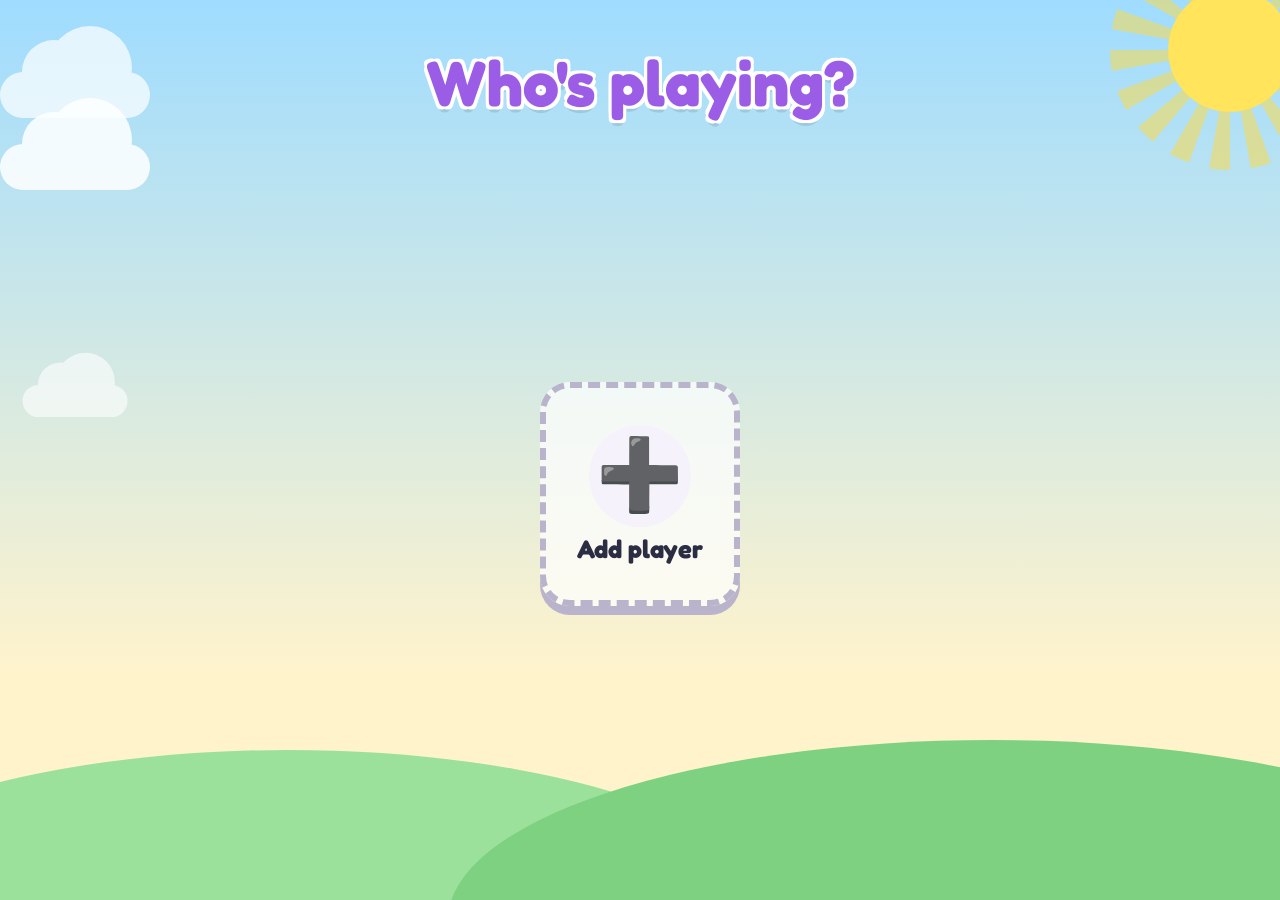
<file: index.html>
<!doctype html>
<html lang="en" translate="no">
<head>
  <meta charset="utf-8">
  <meta name="google" content="notranslate">
  <meta name="viewport" content="width=device-width, initial-scale=1, viewport-fit=cover">
  <title>ABC Playground</title>
  <meta name="description" content="Fun phonics games for children learning letters and sounds.">
  <meta name="theme-color" content="#9fdcff">
  <meta name="mobile-web-app-capable" content="yes">
  <meta name="apple-mobile-web-app-capable" content="yes">
  <meta name="apple-mobile-web-app-title" content="ABC Play">
  <link rel="manifest" href="manifest.json">
  <link rel="apple-touch-icon" href="icons/apple-touch-icon.png">
  <link rel="icon" href="data:image/svg+xml,<svg xmlns='http://www.w3.org/2000/svg' viewBox='0 0 100 100'><text y='.9em' font-size='90'>🎈</text></svg>">
  <link rel="preconnect" href="https://fonts.googleapis.com">
  <link rel="preconnect" href="https://fonts.gstatic.com" crossorigin>
  <link rel="stylesheet" href="https://fonts.googleapis.com/css2?family=Andika:wght@400;700&family=Fredoka:wght@500;600;700&family=Noto+Color+Emoji&display=swap">
  <link rel="stylesheet" href="css/style.css">
</head>
<body>
  <div class="scenery" aria-hidden="true">
    <div class="sun"></div>
    <div class="cloud c1"></div>
    <div class="cloud c2"></div>
    <div class="cloud c3"></div>
    <div class="hill h1"></div>
    <div class="hill h2"></div>
  </div>

  <main id="app" translate="no">
    <!-- Who's playing? -->
    <section id="players" class="screen active">
      <h1 class="players-title">Who's playing?</h1>
      <div id="playerGrid" class="player-grid"></div>
    </section>

    <!-- Home: pick a game -->
    <section id="home" class="screen">
      <header class="home-top">
        <button id="playerChip" class="player-chip" aria-label="Change player"></button>
        <div class="grownups-wrap">
          <div id="holdTip" class="hold-tip" hidden>Grown-ups: press and hold</div>
          <button id="grownups" class="grownups" aria-label="Grown-ups corner (press and hold)">
            <span class="emoji">⚙️</span>
            <svg class="hold-ring" viewBox="0 0 60 60" aria-hidden="true"><circle cx="30" cy="30" r="27"/></svg>
          </button>
        </div>
      </header>
      <h1 id="title" class="title">ABC Playground</h1>
      <a class="lesson-btn" href="today.html">
        <span class="emoji">📖</span>
        <span class="lesson-btn-text"><b>Today's lesson</b><span>b and d, on your own</span></span>
        <span class="lesson-btn-go" aria-hidden="true">→</span>
      </a>
      <div id="gameGrid" class="game-grid"></div>
      <div class="home-links">
        <a class="print-link" href="lesson.html"><span class="emoji">✏️</span> Lesson sheets</a>
        <a class="print-link" href="poster.html"><span class="emoji">🧲</span> Joining sounds</a>
        <a class="print-link" href="pairs.html"><span class="emoji">🤝</span> Sound pairs</a>
        <a class="print-link" href="sheets.html"><span class="emoji">✂️</span> Worksheets</a>
        <a class="print-link" href="days.html"><span class="emoji">📅</span> Days of the week</a>
        <a id="printLink" class="print-link" href="printables/ABC-Playground-Printable-Games.pdf" target="_blank" rel="noopener">
          <span class="emoji">🖨️</span> Printable sheets
        </a>
      </div>
    </section>

    <!-- Pick a level -->
    <section id="levels" class="screen">
      <header class="game-top">
        <button id="levelsHome" class="round-btn" aria-label="Back to all games"><span class="emoji">🏠</span></button>
        <h2 id="levelsTitle" class="levels-title"></h2>
        <span class="round-btn-spacer" aria-hidden="true"></span>
      </header>
      <div id="levelGrid" class="level-grid"></div>
    </section>

    <!-- A game in progress -->
    <section id="game" class="screen">
      <header class="game-top">
        <button id="homeBtn" class="round-btn" aria-label="Back to all games"><span class="emoji">🏠</span></button>
        <div class="game-mid">
          <span id="levelBadge" class="level-chip" aria-label="Level">1</span>
          <div id="progress" class="progress" aria-label="Progress"></div>
        </div>
        <button id="replayBtn" class="round-btn" aria-label="Hear it again"><span class="emoji">🔊</span></button>
      </header>
      <div id="stage" class="stage"></div>
    </section>
  </main>

  <!-- Well done! -->
  <div id="celebrate" class="overlay" hidden>
    <div class="panel celebrate-panel" role="dialog" aria-labelledby="praise">
      <div id="bigStar" class="big-star emoji">🌟</div>
      <p id="praise" class="praise">Great job!</p>
      <p id="celebrateNote" class="celebrate-note" hidden></p>
      <div class="celebrate-stars"><span class="emoji">⭐</span> <span id="celebrateStars">0</span></div>
      <div class="celebrate-actions">
        <button id="nextBtn" class="action-btn next" aria-label="Next level"><span class="emoji">➡️</span></button>
        <button id="againBtn" class="action-btn again" aria-label="Play again"><span class="emoji">🔁</span></button>
        <button id="celebrateHome" class="action-btn go-home" aria-label="Choose another game"><span class="emoji">🏠</span></button>
      </div>
    </div>
  </div>

  <!-- Add a player -->
  <div id="addPlayer" class="overlay" hidden>
    <form id="addPlayerForm" class="panel add-player-panel" role="dialog" aria-modal="true" aria-labelledby="addPlayerTitle">
      <h2 id="addPlayerTitle">New player</h2>
      <label class="field-label" for="playerName">Name</label>
      <input id="playerName" class="name-input" type="text" maxlength="20" autocomplete="off" autocapitalize="words" spellcheck="false">
      <p class="field-label">Choose a picture</p>
      <div id="avatarChoices" class="avatar-choices"></div>
      <div class="form-actions">
        <button type="button" id="addPlayerCancel" class="soft-btn">Cancel</button>
        <button type="submit" class="done-btn">Save</button>
      </div>
    </form>
  </div>

  <!-- Grown-ups corner -->
  <div id="settings" class="overlay" hidden>
    <div id="settingsPanel" class="panel settings-panel" role="dialog" aria-modal="true" aria-labelledby="settingsTitle">
      <button id="settingsClose" class="close-x" aria-label="Close">✕</button>
      <h2 id="settingsTitle">Grown-ups corner</h2>

      <section>
        <h3>How to play together</h3>
        <ul class="guide">
          <li><b>Sound on!</b> The games talk, so no reading is needed. Tap <span class="emoji">🔊</span> to hear it again, <span class="emoji">🏠</span> to go back.</li>
          <li><b>Levels:</b> every game has 5 levels. Finish a level to unlock the next one and fill a dot on the game's button.</li>
          <li><span class="emoji">🎈</span> <b>Balloon Pop</b>: listen for the letter and pop the balloons that show it. At level 3 the letter is hidden, so listen for the sound! Levels 6 and 7 use the sound pairs — <b>sh ch th oo ee ck</b> — with the pair hidden on the last one.</li>
          <li><span class="emoji">🐶</span> <b>First Sounds</b>: say the picture's name slowly, stretching the first sound (“sssun”), then tap the letter it starts with.</li>
          <li><span class="emoji">🃏</span> <b>Letter Match</b>: turn over two cards to find a capital letter and its small letter.</li>
          <li><span class="emoji">🎵</span> <b>Rhyme Time</b>: say the words out loud. Which one sounds the same at the end?</li>
          <li><span class="emoji">🧱</span> <b>Build a Word</b>: tap the letters in order as you hear each sound, then blend them: c‑a‑t → cat!</li>
          <li><span class="emoji">🔢</span> <b>Number Words</b>: count the pictures, then spell the number word by tapping its letters in order. Say each letter name together.</li>
          <li><span class="emoji">🦖</span> <b>Feed the Dino</b>: the dino asks for a sound. Feed it a picture that starts with that sound. <b>Three new levels</b> for the one they keep going back to: find <b>two</b> with nothing shown but the sound; then words that start with a <b>two-letter sound</b> — <i>ship, chip, think</i>; and hardest of all, the sound a word <b>ends</b> with, which is the part a child hears last and listens to least.</li>
          <li><span class="emoji">✏️</span> <b>Trace It</b>: trace the big letter with a finger. Tap the sponge to start again.</li>
          <li><span class="emoji">🚂</span> <b>Alphabet Train</b>: say the alphabet together and fill in the missing letters.</li>
          <li><span class="emoji">📅</span> <b>Days of the Week</b>: the ending <b>day</b> is already written, so only the beginning is spelled: <i>Mon</i>‑day. Say the days in order together. At level 5 the day isn't named — work out which one comes next.</li>
          <li><span class="emoji">🔎</span> <b>Which Word?</b>: real reading. The words look alike — <i>cat, hat, bat</i> — so the child has to look carefully at the letters, not guess from the picture. The picture only appears once they are right. Level 5 changes just the vowel: <i>pan, pin, pen</i>.</li>
          <li><span class="emoji">🎯</span> <b>Middle Sound</b>: the trickiest sound in a short word is the vowel in the middle. Say the word slowly together — <i>c…a…t</i> — and listen for the sound between the first and the last.</li>
          <li><span class="emoji">🧲</span> <b>Join the Sounds</b>: today's one. Tap each letter to hear its sound, then push them together and the sounds run into a word: <i>a + t</i> → <b>at</b>, <i>c + a + t</i> → <b>cat</b>. The <b>🧲 Joining sounds</b> poster on the home screen has the same thing to point at, and prints for the wall.</li>
          <li><span class="emoji">🤝</span> <b>Sound Pairs</b>: some sounds need two letters — <b>sh ch th oo ee</b>, and now <b>ck</b> as well. The pair sits on one card, so <i>shop</i> is three sounds, not four. The <b>🤝 Sound pairs</b> poster has them all with words, and prints for the wall.</li>
          <li><span class="emoji">🧩</span> <b>Finish the Word</b>: the pair is missing — <i>__ip</i>, <i>m__n</i> — and they choose the two letters that belong. Say the word slowly together first.</li>
          <li><span class="emoji">✂️</span> <b>Worksheets</b>: eight printable sheets for pencil work (circle the pair, write the missing pair, draw a line, one box per sound, tick what you hear, and three sheets of joining letters — they use different words from each other, and the last one ends with four-sound words). <b>Make new sheets</b> picks different words, so you can print a fresh set each week.</li>
          <li><span class="emoji">🐉</span> <b>Feed the Dragon</b>: the dino grown up. The dragon wants a sound pair — at the start of a word, then anywhere in it, then at the end — and on the last two levels it asks for a word by name, so the choices have to be read. After each one the whole word is written out under the dragon, with each piece lighting up as it is sounded out, so the word is seen as well as heard.</li>
          <li><span class="emoji">🐛</span> <b>Change a Sound</b>: the caterpillar says a word, and one sound has to change to make a different one — <i>cat</i> to <i>hat</i>, <i>cap</i> to <i>cup</i>, <i>shop</i> to <i>chop</i>. The new word is only ever said out loud, never written, so your child has to hear which sound is different and choose the letter that makes it. The first three levels say which sound changes (first, last, middle); after that they have to find it themselves. Five changes and the caterpillar turns into a butterfly.</li>
          <li><span class="emoji">☁️</span> <b>Catch the Cloud</b>: a sound is given, and clouds drift past carrying the little words. Catch the clouds whose word has that sound in it — at the start, then at the end, then in the middle, then the pairs <b>sh ch th oo ee ck</b>. Every word is two or three letters, so each cloud can be read before it is caught. On the last level the sound is only heard, not shown.</li>
          <li><span class="emoji">🌱</span> <b>Grow a Sentence</b>: for a child who freezes when a whole sentence lands at once. It arrives a piece at a time — <i>a cat</i>, then <i>a cat on a bed</i> — and nothing can be got wrong while it grows; the question only comes when the whole thing has been read in bits. Later levels grow it word by word, and the last one gives the whole sentence at once for when they are ready.</li>
          <li><span class="emoji">🧺</span> <b>b and d Sort</b>: the same decision as <b>b or d?</b> the other way round — the letter is already in the word and it goes in the blue <b>b</b> basket or the red <b>d</b> basket. Just the letter first, then words that start with it, then words that end with it. Short, quick rounds, because this one is fixed by repetition. The sixth level shows no word at all — it is only said, so they have to hear the first sound and pick the basket.</li>
          <li><span class="emoji">🔍</span> <b>b and d Hunt</b>: a whole board of <b>b</b>'s and <b>d</b>'s, and only one of the two is wanted — find every one of them and the other ones have to be left alone. This is the plainest practice there is for telling the two shapes apart, and it is quick. The first two levels are single letters, then the board fills with words that start with the letter, then words with it anywhere, and the last one is a big board against the clock.</li>
          <li><span class="emoji">🐝</span> <b>b Words</b>: a bag to fill with every word on the board that starts with <b>b</b>. The words are ones your child already knows how to say — <i>banana, butterfly, balloon, bath</i> — not the ones that happen to be easy to sound out, so the picture carries the meaning and the only question is the first sound. Each level is one kind of thing: <b>animals</b>, then <b>food</b>, then <b>toys</b>, then <b>things at home</b>, then all of them mixed on a bigger board. From level 2 there are <b>d</b> words on the board to leave alone. A wrong tap names the sound that word really starts with ("hen starts with h — we want b, like bee") and leaves the card there to try again. Every word found drops into the bag at the top, so at the end of a round they can see the whole bunch they collected.</li>
          <li><span class="emoji">🦆</span> <b>d Words</b>: the same game for <b>d</b> — <i>dog, duck, donut, doll, door</i> — with <b>b</b> words among the ones to leave alone. Two separate games on purpose: one letter at a time is much easier than swapping between them, so they can do a round of b today and a round of d tomorrow.</li>
          <li><span class="emoji">🧺</span> <b>Pack the Picnic</b>: the last level of <b>Feed the Dino</b>, which is the one they ask for, made into a game of its own — and nothing is being eaten. A sound is given and <b>two</b> of the foods on the screen start with it. That matters: one right answer can be a lucky guess, two cannot. Each one found flies into the basket and stays there with its name, so the round ends with <i>pancake and peach, both starting with p</i>. Four pictures first, then five, then a level where the letter is never shown and only the sound is said, then six, and the last one asks for <b>three</b>, listening. A wrong pick says what that thing starts with instead of just buzzing.</li>
          <li><span class="emoji">🎒</span> <b>Pack your Bag</b>: the same game with toys and things from round the house instead of food — <i>kite, key, candle, crayons</i>. Two games rather than one so the words stay in a world they know while the job stays the same.</li>
          <li><span class="emoji">🚀</span> <b>Space Words</b>: a picture, a row of empty boxes, and a <b>bank of letters at the bottom of the screen</b> — and the bank holds every sound of <i>every</i> word in the set at once, jumbled together. So finding the <b>m</b> for <i>moon</i> means looking past the letters that belong to <i>star</i> and <i>rocket</i>. The word is never written down: the picture is there, the word is said, and the sounds have to come out of their own head. A letter put down can be tapped to take it back, and when the last word is built the bank is empty, which is how they know they are finished. Two words to build, then three, then four, then the long ones — <i>rocket, comet, robot</i> — and last of all a planet. The sky goes dark while they play.</li>
          <li><span class="emoji">🦁</span> <b>Fill the Zoo</b>: the same letter bank as Space Words, with the animals. The pens start <b>empty</b>: an animal appears, and writing its name correctly puts it in its pen, so the zoo fills up as they go. Only animals a child can sound out — <i>cat, dog, pig, fox, hen, frog, crab, duck, fish, deer, sheep, chick, snail, shark</i> — and none they cannot: no lion, tiger or zebra, which no five-year-old can spell from the sounds. Two animals to name, then three, then four-letter ones, then the big ones, then a full zoo of four.</li>
          <li><span class="emoji">🧊</span> <b>Fill the Fridge</b>: the same again with food — <i>egg, nut, chip, milk, corn</i>, then <i>melon, lemon, salad, donut</i>, and at the end the long ones: <i>popcorn, mushroom, sandwich, dumpling</i>. Every one can be sounded out, which is why there is no bread, cheese or soup in this fridge.</li>
          <li><span class="emoji">🚂</span> <b>Sound Train</b>: the train only takes words with a particular pair hiding in them — every word with <b>sh</b>, or every word with <b>oo</b>. Not the sound a word <i>starts</i> with, which is the easy half, but a sound anywhere inside it. Two to find each time, never one. sh ch th first, then oo and ee, then all six pairs, then a level where the pair is only said and never shown, and last the later pairs — ng, ai, ar, or.</li>
          <li><span class="emoji">🛏️</span> <b>b or d?</b>: for the mix-up every child has. A word is missing one letter and the choice is always the same two, so the only question is which way it faces: <i>_og</i>, <i>be_</i>, <i>we_</i>. <b>b is always blue</b> — b for blue — and <b>d is always red</b>, on the buttons, in the word and on the <b>bed</b> card that stays on the screen: blue b at the front of <i>bed</i>, red d at the back, which is the shape of a bed. A wrong answer names what they picked by colour and word ("that is the red one, dee, like dog"). Start of the word, then the end, then either; level 4 says nothing at all and level 5 only says the word.</li>
          <li><span class="emoji">📘</span> <b>Read and Find</b>: today's lesson as a game. The word is shown and <b>nothing says it</b> — your child reads it, then taps the picture it means. Tapping the word sounds it out, for when they are stuck, and a wrong picture gets the word read out before they try again. Two pictures, then three, then a whole family (<i>cat, hat, bat</i> — only the first letter tells them apart), then the pairs, then four-sound words.</li>
          <li><span class="emoji">🖼️</span> <b>Match the Sentence</b>: a whole sentence to read — <i>a cat up a tree</i> — and the pictures it tells you about. Tap the sentence to hear it if they need it. Level 3 puts one word of difference between the choices, and level 5 gives no help at all.</li>
          <li><span class="emoji">🫧</span> <b>Word Bubbles</b>: Balloon Pop for whole words. The bubbles carry words, not letters, so each one has to be read before it is popped. The word is never written on the card — it is heard, or shown as a picture — so this really is reading. Two-letter words first, then three, then the pairs, two levels where nothing is said at all, and a sixth level of four-sound words (<i>frog, tent, drum</i>) from today's lesson.</li>
          <li><span class="emoji">🐸</span> <b>Feed the Frog</b>: like Feed the Dino, but the frog eats a sentence. Flies drift past carrying words and it will only take them in order, so <i>a cat up a tree</i> gets built one word at a time. Tap the frog to hear the sentence again. The sentences are the same ones as the last worksheet of Today's lesson.</li>
          <li><span class="emoji">📖</span> <b>Today's lesson</b>: a short reading lesson a child can do <b>on their own</b> — about twenty-five minutes, eight parts, each one ticking itself off. This one keeps on with <b>b</b> and <b>d</b>, the mix-up they keep hitting, but in words they already know how to say: the two letters with the <b>bed</b> reminder, then <b>animals</b> (is it a <i>bear</i> or a <i>dog</i> — which sound does it start with?), then <b>food and toys</b>. <b>Part 4 leaves the screen</b>: it says, out loud, to put the tablet down and read a real book with you, and the page goes quiet and waits until the child taps to say the book is finished — it is numbered like all the other parts, so it reads as part of the lesson rather than a break from it. Then back to reading: words with a letter missing, then <b>three- and four-letter words that carry a b or a d</b> — <i>bed, bug, web, bath, sled, duck</i> — read whole with nothing said first and a picture to pick, then a long word taken a bit at a time, and a sentence that grows a piece at a time rather than landing all at once.</li>
          <li><span class="emoji">✏️</span> <b>Lesson sheets</b>: the longer version to do together: ten worksheets done on the screen, about an hour altogether — warming up the sounds, joining two and three letters, finding and filling in the pairs <b>sh ch th oo ee</b>, reading words that look alike, word families, then a bank of every word read in the lesson and short sentences built out of those same words (nothing longer than four letters). The page says every sound and ticks each sheet off as it is finished. There is a clock to pace the hour, and <b>🎲 New words</b> gives that sheet a fresh set, so the same lesson works again next week.</li>
          <li><b>If a letter looks like a word</b> (an <i>e</i> showing as <i>and</i>, an <i>i</i> as <i>in</i>): the browser is translating the page. Tap the translate icon in the address bar and choose <b>Never translate this site</b>, or turn translation off in the browser’s settings. The games already ask browsers not to translate them, but a browser set to always translate English will do it anyway.</li>
          <li><b>Tips:</b> 5–10 minutes is plenty. Let your child tap, and praise trying, not just right answers.</li>
        </ul>
      </section>

      <section>
        <h3>Players</h3>
        <div id="playerList" class="player-list"></div>
        <button id="settingsAddPlayer" class="soft-btn"><span class="emoji">➕</span> Add player</button>
        <p id="linkNote" class="tip" hidden></p>
        <p class="hint">Each player has their own stars, levels and letter settings, saved on this device only. Tap <span class="emoji">🔗</span> to copy a child's personal link. Opening it on a family's phone or computer sets up just that child there.</p>
      </section>

      <section>
        <h3>Printable sheets</h3>
        <div class="print-row">
          <a class="soft-btn" href="printables/ABC-Playground-Printable-Games.pdf" target="_blank" rel="noopener"><span class="emoji">🖨️</span> Open PDF to print</a>
          <a class="soft-btn" href="printables/ABC-Playground-Printable-Games.pptx" download><span class="emoji">📎</span> PowerPoint version</a>
        </div>
        <p class="hint">One paper activity for each game: colour, circle, cut out and match. Print on A4, landscape.</p>
      </section>

      <div id="playerSettings">
      <p class="for-player">The settings below are for <b id="settingsFor"></b>.</p>

      <section>
        <h3>Letters to practise</h3>
        <div id="presets" class="presets"></div>
        <div id="letterChips" class="chips"></div>
        <p class="hint">Tap letters to switch them on or off. Balloon Pop, First Sounds, Letter Match and Build a Word use these letters.</p>
      </section>

      <section class="row">
        <h3>Show letters as</h3>
        <div id="caseSeg" class="seg"><button data-v="lower">abc</button><button data-v="upper">ABC</button></div>
      </section>

      <section>
        <div class="row">
          <h3>Levels</h3>
          <div id="unlockSeg" class="seg"><button data-v="0">In order</button><button data-v="1">All open</button></div>
        </div>
        <p class="hint"><b>In order:</b> finish a level to unlock the next. <b>All open:</b> any level can be chosen, which is handy for older or more confident children.</p>
      </section>

      <section class="row">
        <h3>Stars earned: <span id="settingsStars">0</span></h3>
        <button id="resetStars" class="soft-btn danger">Reset stars &amp; levels</button>
      </section>
      </div>

      <section>
        <h3>Voice</h3>
        <div id="accentSeg" class="seg accent-seg">
          <button data-v="gb"><span class="emoji">🇬🇧</span> British</button><button data-v="us"><span class="emoji">🇺🇸</span> American</button><button data-v="au"><span class="emoji">🇦🇺</span> Australian</button>
        </div>
        <p id="voiceNow" class="voice-now"></p>
        <p id="voiceWarn" class="tip" hidden></p>
        <p id="voiceTip" class="tip" hidden><b>Tip:</b> for the most natural, child-friendly voices on a computer, open the games in <b>Microsoft Edge</b>. Phones and tablets already have good voices.</p>
        <div class="voice-row">
          <select id="voiceSelect" aria-label="Voice"></select>
          <button id="voiceTest" class="soft-btn">▶ Test</button>
        </div>
        <div id="rateSeg" class="seg"><button data-v="slow">Slow</button><button data-v="normal">Normal</button></div>
        <p class="print-row"><a class="soft-btn" href="sounds.html"><span class="emoji">🔊</span> Sound check: hear every sound</a></p>
        <p class="hint">Computer voices can only roughly say letter sounds. Open <b>Sound check</b> to hear every one, and to change any that come out wrong — each sound is a spelling the voice reads, so a different spelling fixes it. If a sound still isn't clear, say it yourself too. To use your own voice, record files named <code>a.mp3</code>, <code>b.mp3</code>… and put them in the <code>audio/sounds</code> folder.</p>
      </section>

      <button id="settingsDone" class="done-btn">Done</button>
    </div>
  </div>

  <canvas id="confetti" aria-hidden="true"></canvas>

  <script src="js/data.js"></script>
  <script src="js/settings.js"></script>
  <script src="js/audio.js"></script>
  <script src="js/ui.js"></script>
  <script src="js/app.js"></script>
  <script src="js/games/balloon-pop.js"></script>
  <script src="js/games/first-sounds.js"></script>
  <script src="js/games/letter-match.js"></script>
  <script src="js/games/rhyme-time.js"></script>
  <script src="js/games/build-a-word.js"></script>
  <script src="js/games/number-words.js"></script>
  <script src="js/games/feed-dino.js"></script>
  <script src="js/games/letter-trace.js"></script>
  <script src="js/games/alphabet-train.js"></script>
  <script src="js/games/days-week.js"></script>
  <script src="js/games/which-word.js"></script>
  <script src="js/games/middle-sound.js"></script>
  <script src="js/games/join-sounds.js"></script>
  <script src="js/games/sound-pairs.js"></script>
  <script src="js/games/finish-word.js"></script>
  <script src="js/games/feed-dragon.js"></script>
  <script src="js/games/caterpillar.js"></script>
  <script src="js/games/catch-cloud.js"></script>
  <script src="js/games/word-bubbles.js"></script>
  <script src="js/games/feed-frog.js"></script>
  <script src="js/games/read-find.js"></script>
  <script src="js/games/sentence-match.js"></script>
  <script src="js/games/b-or-d.js"></script>
  <script src="js/games/grow-sentence.js"></script>
  <script src="js/games/bd-sort.js"></script>
  <script src="js/games/bd-hunt.js"></script>
  <script src="js/games/letter-words.js"></script>
  <script src="js/games/pack-two.js"></script>
  <script src="js/games/sound-train.js"></script>
  <script src="js/games/word-build.js"></script>
</body>
</html>
</file>
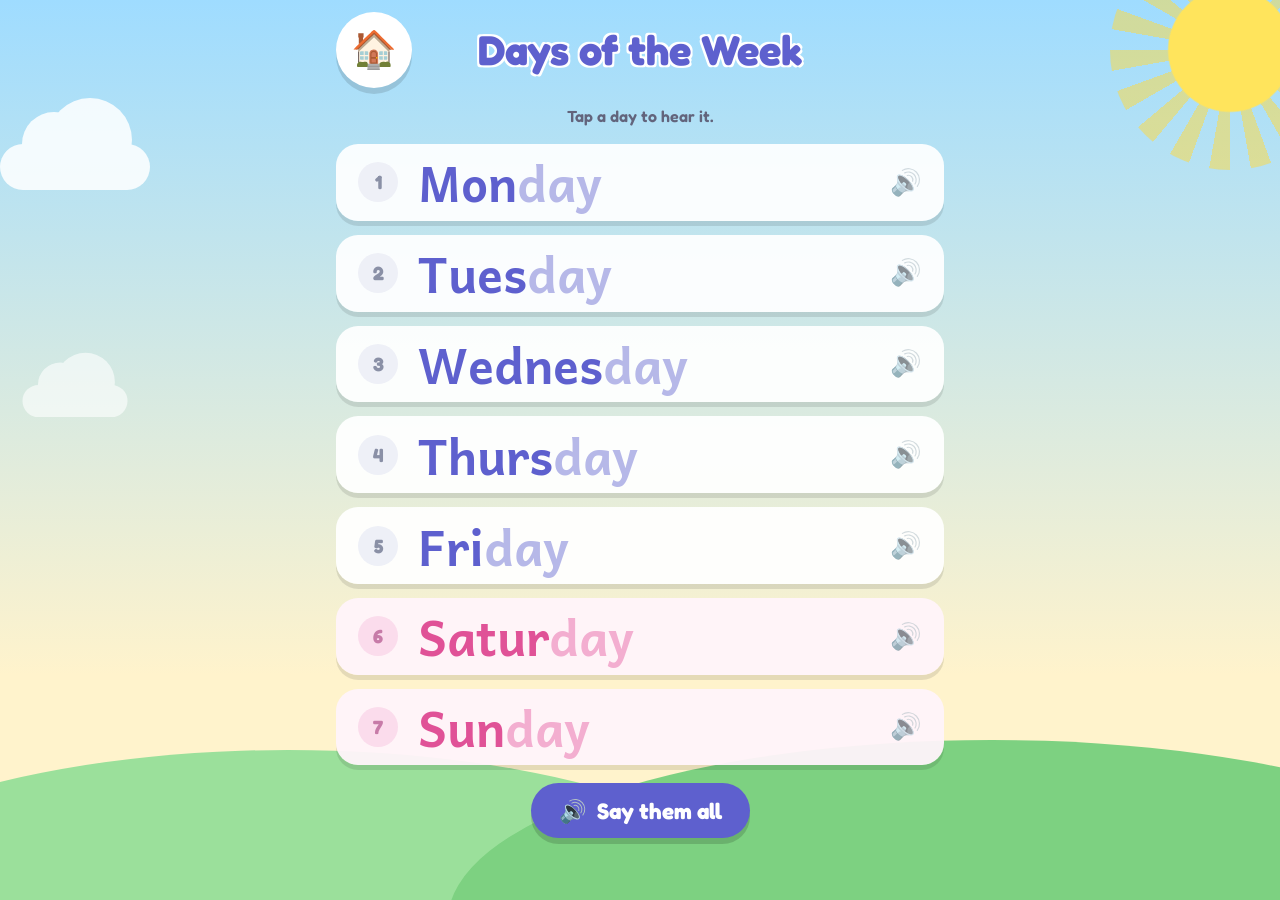
<file: days.html>
<!doctype html>
<html lang="en" translate="no">
<head>
  <meta charset="utf-8">
  <meta name="google" content="notranslate">
  <meta name="viewport" content="width=device-width, initial-scale=1, viewport-fit=cover">
  <title>Days of the Week · ABC Playground</title>
  <meta name="description" content="The seven days of the week in English, said out loud.">
  <meta name="theme-color" content="#9fdcff">
  <link rel="icon" href="data:image/svg+xml,<svg xmlns='http://www.w3.org/2000/svg' viewBox='0 0 100 100'><text y='.9em' font-size='90'>📅</text></svg>">
  <link rel="preconnect" href="https://fonts.googleapis.com">
  <link rel="preconnect" href="https://fonts.gstatic.com" crossorigin>
  <link rel="stylesheet" href="https://fonts.googleapis.com/css2?family=Andika:wght@400;700&family=Fredoka:wght@500;600;700&family=Noto+Color+Emoji&display=swap">
  <link rel="stylesheet" href="css/style.css">
</head>
<body class="days-page">
  <div class="scenery" aria-hidden="true">
    <div class="sun"></div>
    <div class="cloud c1"></div>
    <div class="cloud c2"></div>
    <div class="hill h1"></div>
    <div class="hill h2"></div>
  </div>

  <main class="days-main" translate="no">
    <header class="days-top">
      <a class="round-btn" href="index.html" aria-label="Back to the games"><span class="emoji">🏠</span></a>
      <h1 class="days-title">Days of the Week</h1>
      <span class="round-btn-spacer" aria-hidden="true"></span>
    </header>

    <p class="days-hint">Tap a day to hear it.</p>

    <div id="dayList" class="day-list"></div>

    <button id="sayAll" class="say-all"><span class="emoji">🔊</span> Say them all</button>
  </main>

  <script src="js/data.js"></script>
  <script src="js/settings.js"></script>
  <script src="js/audio.js"></script>
  <script src="js/ui.js"></script>
  <script>
    // A quiet page that simply says the seven days of the week.
    (() => {
      const list = document.getElementById('dayList');
      const sayAll = document.getElementById('sayAll');
      let rows = [];

      const mark = i => rows.forEach((r, j) => r.classList.toggle('saying', i === j));

      function speak(i) {
        Sound.unlock();
        Sound.sfx('tap');
        mark(i);
        Sound.say(DATA.days[i].w).then(() => mark(-1));
      }

      rows = DATA.days.map((d, i) => {
        const row = UI.el('button', {
          class: `day-row${i >= 5 ? ' weekend' : ''}`,
          style: `--d:${i * 0.07}s`,
          'aria-label': `Say ${d.w}`,
          onclick: () => speak(i),
        },
        UI.el('span', { class: 'day-no', text: String(i + 1) }),
        UI.el('span', { class: 'letter day-name' },
          UI.el('span', { text: d.w.slice(0, d.pre.length) }),
          UI.el('span', { class: 'ending', text: d.w.slice(d.pre.length) })),
        UI.el('span', { class: 'day-speak emoji', text: '🔊' }));
        return row;
      });
      list.replaceChildren(...rows);

      sayAll.addEventListener('click', () => {
        Sound.unlock();
        Sound.sfx('tap');
        const parts = [];
        DATA.days.forEach((d, i) => parts.push(() => mark(i), d.w, 220));
        parts.push(() => mark(-1));
        Sound.say(...parts);
      });

      document.addEventListener('pointerdown', () => Sound.unlock(), { once: true, capture: true });
    })();
  </script>
</body>
</html>
</file>
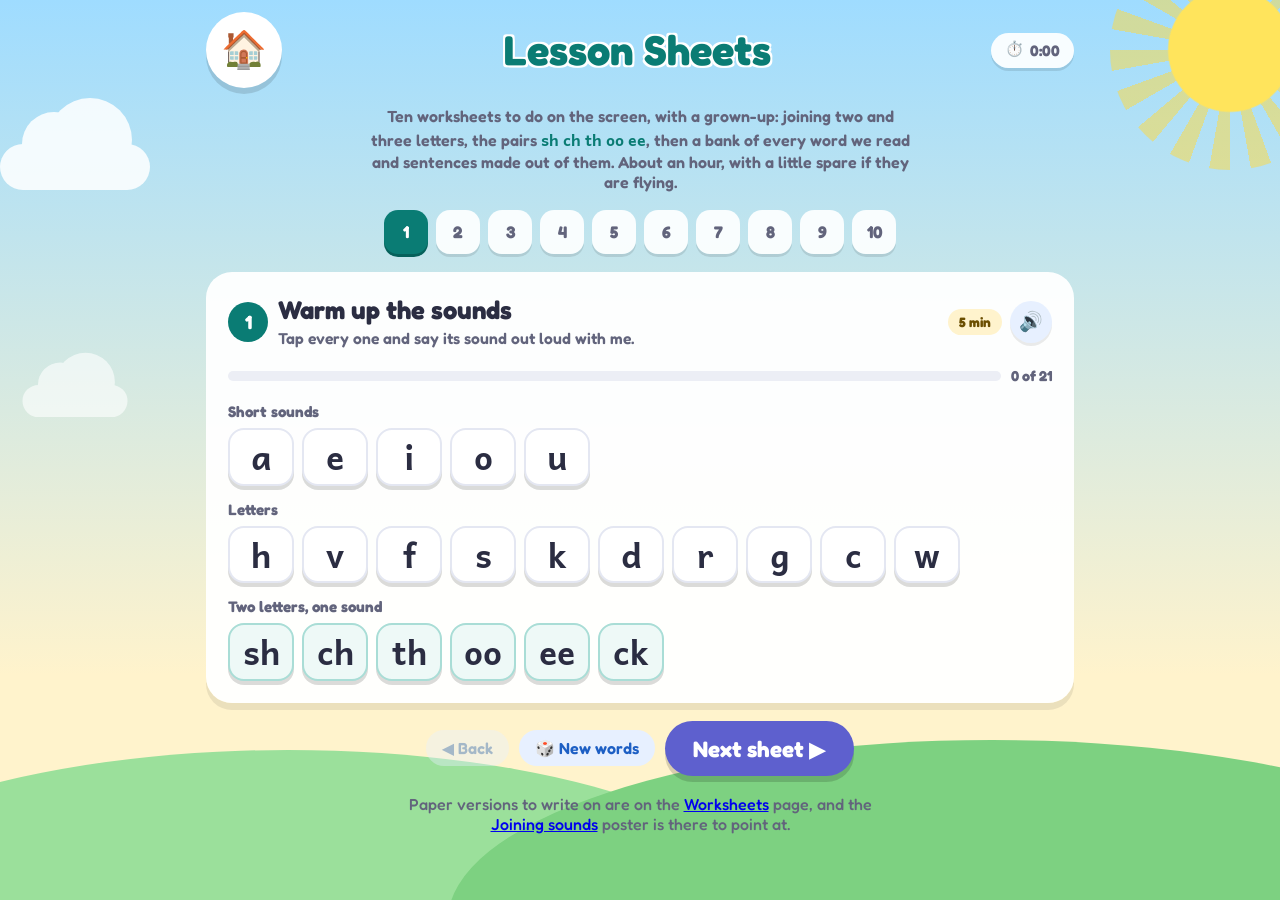
<file: lesson.html>
<!doctype html>
<html lang="en" translate="no">
<head>
  <meta charset="utf-8">
  <meta name="google" content="notranslate">
  <meta name="viewport" content="width=device-width, initial-scale=1, viewport-fit=cover">
  <title>Lesson Sheets · ABC Playground</title>
  <meta name="description" content="Ten interactive worksheets for an hour's lesson: joining two and three letters, the sound pairs sh ch th oo ee, a word bank and sentences.">
  <meta name="theme-color" content="#9fdcff">
  <link rel="icon" href="data:image/svg+xml,<svg xmlns='http://www.w3.org/2000/svg' viewBox='0 0 100 100'><text y='.9em' font-size='90'>📝</text></svg>">
  <link rel="preconnect" href="https://fonts.googleapis.com">
  <link rel="preconnect" href="https://fonts.gstatic.com" crossorigin>
  <link rel="stylesheet" href="https://fonts.googleapis.com/css2?family=Andika:wght@400;700&family=Fredoka:wght@500;600;700&family=Noto+Color+Emoji&display=swap">
  <link rel="stylesheet" href="css/style.css">
</head>
<body class="days-page lesson-page">
  <div class="scenery" aria-hidden="true">
    <div class="sun"></div>
    <div class="cloud c1"></div>
    <div class="cloud c2"></div>
    <div class="hill h1"></div>
    <div class="hill h2"></div>
  </div>

  <main class="days-main lesson-main" translate="no">
    <header class="days-top">
      <a class="round-btn" href="index.html" aria-label="Back to the games"><span class="emoji">🏠</span></a>
      <h1 class="days-title lesson-title">Lesson Sheets</h1>
      <button id="clock" class="ws-clock" aria-label="Start the lesson clock">
        <span class="emoji">⏱️</span><span id="clockTime">0:00</span>
      </button>
    </header>
    <p class="days-hint lesson-hint">Ten worksheets to do on the screen, with a grown-up: joining two and three letters,
      the pairs <b>sh ch th oo ee</b>, then a bank of every word we read and sentences made out of them.
      About an hour, with a little spare if they are flying.</p>

    <nav id="tabs" class="ws-tabs" aria-label="The ten worksheets"></nav>
    <section id="host" class="ws-sheet"></section>

    <div class="ws-foot">
      <button id="prevBtn" class="soft-btn">◀ Back</button>
      <button id="newBtn" class="soft-btn"><span class="emoji">🎲</span> New words</button>
      <button id="nextBtn" class="say-all">Next sheet ▶</button>
    </div>

    <section id="finish" class="ws-done" hidden>
      <h2 class="ws-done-h">The whole lesson is finished!</h2>
      <div id="finishStars" class="ws-done-stars"></div>
      <button id="againBtn" class="say-all"><span class="emoji">🔁</span> Start again with new words</button>
    </section>

    <p class="days-hint note">Paper versions to write on are on the <a href="sheets.html">Worksheets</a> page,
      and the <a href="poster.html">Joining sounds</a> poster is there to point at.</p>
  </main>

  <canvas id="confetti" aria-hidden="true"></canvas>

  <script src="js/data.js"></script>
  <script src="js/settings.js"></script>
  <script src="js/audio.js"></script>
  <script src="js/ui.js"></script>
  <script>
    // An hour of worksheets done on the screen instead of on paper: the page says every sound,
    // marks each answer as it is tapped, and ticks a sheet off when it is finished.
    // Everything comes from the same word lists as the games, so 🎲 gives a fresh lesson.
    (() => {
      const $ = id => document.getElementById(id);
      const el = UI.el;

      const PAIRS = DATA.soundPairs.map(g => g.p);                         // sh ch th oo ee
      const pairWords = DATA.soundPairs.flatMap(g => g.words.map(w => ({ ...w, p: g.p })));
      const plainWords = DATA.cvc.map(w => ({ ...w, c: [...w.w] }));       // one sound per letter

      // never the same picture twice on one sheet: foot and feet are both a foot
      function pick(from, n) {
        const seen = new Set();
        return UI.shuffle(from).filter(w => !seen.has(w.e) && seen.add(w.e)).slice(0, n);
      }

      // `n` words for every pair, so none of the five is left out
      function perPair(n) {
        return UI.shuffle(DATA.soundPairs.flatMap(g => pick(g.words.map(w => ({ ...w, p: g.p })), n)));
      }

      const say = (...parts) => { Sound.unlock(); return Sound.say(...parts); };
      const letter = (text, cls = '') => el('span', { class: `letter ws-l ${cls}`, text: UI.showLetter(text) });
      const pic = (e, cls = '') => el('span', { class: `emoji ws-pic ${cls}`, text: e });
      // each sound on its own, then the whole word: the thing we are teaching, every time
      const sounded = (bits, word) => [...bits.flatMap(b => [{ sound: b }, 110]), 150, `${word}!`];

      function good(node) { node.classList.add('ws-ok'); UI.replayClass(node, 'bounce'); Sound.sfx('correct'); }
      function nope(node) { UI.replayClass(node, 'shake'); Sound.sfx('wrong'); }

      // Every word the child reads today goes in here, so the word bank at the end really is
      // the words of this lesson and not a list picked in advance.
      const bank = new Map();
      function keep(words) {
        words.forEach(w => {
          if (w && w.w && !bank.has(w.w)) bank.set(w.w, { w: w.w, e: w.e || '', c: w.c || [...w.w] });
        });
        return words;
      }

      // every picture we know, for the sentences at the end
      const picOf = DATA.pics;

      // ---------- 1. warm up the sounds ----------
      function sheetWarmUp(api) {
        const groups = [
          ['Short sounds', DATA.shortVowels.map(v => v.w)],
          ['Letters', UI.shuffle([...'stpnmdgchbflrkwv']).slice(0, 10)],
          ['Two letters, one sound', PAIRS],
        ];
        api.total(groups.reduce((n, g) => n + g[1].length, 0));
        return el('div', { class: 'ws-groups' }, ...groups.map(([label, list]) =>
          el('div', { class: 'ws-group' },
            el('h3', { class: 'ws-group-h', text: label }),
            el('div', { class: 'ws-tiles' }, ...list.map(l => {
              const tile = el('button', { class: `ws-tile${l.length > 1 ? ' pair' : ''}`, 'aria-label': l },
                letter(l), el('span', { class: 'ws-tick', text: '✓' }));
              tile.addEventListener('click', () => {
                const spoken = say({ sound: l }, 300, { sound: l });
                if (tile.classList.contains('ws-ok')) return;
                tile.classList.add('ws-ok');
                api.score(spoken);
              });
              return tile;
            })))));
      }

      // ---------- 2. a + t = at ----------
      function sheetJoinTwo(api) {
        const words = UI.shuffle(DATA.joins);
        keep(words.map(w => ({ w })));
        api.total(words.length);
        return el('div', { class: 'ws-rows' }, ...words.map(w => {
          const row = el('div', { class: 'ws-row' });
          const sum = el('div', { class: 'ws-sum' });
          [...w].forEach((l, i) => {
            if (i) sum.append(el('span', { class: 'ws-plus', text: '+' }));
            const bit = el('button', { class: 'ws-bit', 'aria-label': `the sound ${l}` }, letter(l));
            bit.addEventListener('click', () => say({ sound: l }));
            sum.append(bit);
          });
          const slot = el('span', { class: 'ws-slot' });
          sum.append(el('span', { class: 'ws-plus', text: '=' }), slot);

          const choices = UI.shuffle([w, ...UI.shuffle(DATA.joins.filter(x => x !== w)).slice(0, 2)]);
          const picks = el('div', { class: 'ws-picks' });
          picks.replaceChildren(...choices.map(c => {
            const btn = el('button', { class: 'ws-pick', 'aria-label': c }, letter(c));
            btn.addEventListener('click', () => {
              if (row.classList.contains('ws-ok')) return;
              if (c !== w) { nope(btn); say(`That says ${c}.`); return; }
              slot.replaceChildren(letter(w));
              picks.querySelectorAll('button').forEach(b => { b.disabled = true; });
              good(row);
              api.score(say(...sounded([...w], w)));
            });
            return btn;
          }));
          row.append(sum, picks);
          return row;
        }));
      }

      // ---------- 3 and 7. put the sounds in order ----------
      // The same card does single letters (c-a-t) and chunks that hold a pair (sh-o-p): a pair
      // shares one box, because it is one sound.
      function spellCard(item, api) {
        const card = el('div', { class: 'ws-card' });
        const boxes = item.c.map(bit => el('span', { class: `ws-box${bit.length > 1 ? ' pair' : ''}` }));
        const tray = el('div', { class: 'ws-tray' });
        let pos = 0;

        const tiles = UI.shuffle(item.c.slice()).map(bit => {
          const tile = el('button', { class: `ws-tile small${bit.length > 1 ? ' pair' : ''}`, 'aria-label': bit }, letter(bit));
          tile.addEventListener('click', () => {
            if (pos >= item.c.length || tile.classList.contains('used')) return;
            if (bit !== item.c[pos]) {
              nope(tile);
              say(pos === 0 ? 'Which sound comes first?' : 'Which sound comes next?');
              return;
            }
            boxes[pos].replaceChildren(letter(bit));
            boxes[pos].classList.add('filled');
            tile.classList.add('used');
            pos++;
            if (pos < item.c.length) { Sound.sfx('tap'); say({ sound: bit }); return; }
            good(card);
            api.score(say(...sounded(item.c, item.w)));
          });
          return tile;
        });
        tray.replaceChildren(...tiles);

        card.append(pic(item.e), el('div', { class: 'ws-boxes' }, ...boxes), tray);
        return card;
      }

      function sheetSpellThree(api) {
        const words = keep(pick(plainWords, 8));
        api.total(words.length);
        return el('div', { class: 'ws-grid' }, ...words.map(w => spellCard(w, api)));
      }

      function sheetSpellPairs(api) {
        // one word for each pair first, so none is missed, then a few more to make eight
        const one = perPair(1);
        const rest = pick(pairWords.filter(w => !one.some(x => x.w === w.w)), 8 - one.length);
        const words = keep(UI.shuffle([...one, ...rest]));
        api.total(words.length);
        return el('div', { class: 'ws-grid' }, ...words.map(w => spellCard(w, api)));
      }

      // ---------- 4. find the two letters that make the sound ----------
      function sheetFindPair(api) {
        const words = keep(perPair(2));
        api.total(words.length);
        return el('div', { class: 'ws-grid' }, ...words.map(w => {
          const card = el('div', { class: 'ws-card wide' });
          const tag = el('button', { class: 'ws-tag', 'aria-label': `the sound ${w.p}` }, letter(w.p));
          tag.addEventListener('click', () => say({ sound: w.p }, 250, { sound: w.p }));

          const at = w.c.indexOf(w.p);   // only the pair we asked for, even if the word has two
          const word = el('div', { class: 'ws-word' }, ...w.c.map((bit, i) => {
            const chunk = el('button', { class: 'ws-chunk', 'aria-label': bit }, letter(bit));
            chunk.addEventListener('click', () => {
              if (card.classList.contains('ws-ok')) return;
              if (i !== at) {
                nope(chunk);
                say(bit.length > 1 ? 'Not that pair.' : 'That is only one letter.', 200, 'Listen again:', { sound: w.p });
                return;
              }
              chunk.classList.add('ringed');
              good(card);
              api.score(say({ sound: w.p }, 250, ...sounded(w.c, w.w)));
            });
            return chunk;
          }));

          card.append(tag, word, pic(w.e));
          return card;
        }));
      }

      // ---------- 5. the pair is missing: pick it from the bank ----------
      function sheetMissingPair(api) {
        const words = keep(perPair(2));
        api.total(words.length);
        let picked = null;

        const chips = PAIRS.map(p => {
          const chip = el('button', { class: 'ws-chip', 'aria-label': p }, letter(p));
          chip.addEventListener('click', () => {
            chips.forEach(c => c.classList.remove('picked'));
            chip.classList.add('picked');
            picked = p;
            say({ sound: p }, 250, { sound: p });
          });
          return chip;
        });
        const bank = el('div', { class: 'ws-bank' },
          el('span', { class: 'ws-bank-label', text: 'Tap a pair, then tap the gap:' }), ...chips);

        const cards = words.map(w => {
          const card = el('div', { class: 'ws-card' });
          const at = w.c.indexOf(w.p);
          const gap = el('button', { class: 'ws-gap', 'aria-label': 'the missing pair' });
          gap.addEventListener('click', () => {
            if (card.classList.contains('ws-ok')) return;
            if (!picked) { say('Tap one of the pairs first.'); UI.replayClass(bank, 'bounce'); return; }
            if (picked !== w.p) { nope(gap); say({ sound: picked }, 200, 'Not this word.'); return; }
            gap.replaceChildren(letter(w.p));
            gap.classList.add('filled');
            good(card);
            api.score(say(...sounded(w.c, w.w)));
          });

          const word = el('div', { class: 'ws-word' }, ...w.c.map((bit, i) =>
            i === at ? gap : el('span', { class: 'ws-chunk flat' }, letter(bit))));

          const hear = el('button', { class: 'ws-hear', 'aria-label': `say ${w.w}` }, el('span', { class: 'emoji', text: '🔊' }));
          hear.addEventListener('click', () => say(`${w.w}!`));

          card.append(pic(w.e), word, hear);
          return card;
        });

        return el('div', {}, bank, el('div', { class: 'ws-grid' }, ...cards));
      }

      // ---------- 6. which word is it? ----------
      function sheetWhichWord(api) {
        const all = pairWords.concat(plainWords);
        const targets = UI.shuffle([...pick(pairWords, 4), ...pick(plainWords, 4)]);
        api.total(targets.length);

        // wrong answers that look as close to the word as possible, so the letters have to be read
        const near = t => {
          const same = w => [...w.w].filter((l, i) => t.w[i] === l).length;
          return UI.shuffle(all.filter(w => w.w !== t.w && w.e !== t.e && w.w.length === t.w.length))
            .sort((a, b) => same(b) - same(a)).slice(0, 2);
        };

        return el('div', { class: 'ws-grid' }, ...targets.map(t => {
          const card = el('div', { class: 'ws-card' });
          const picks = el('div', { class: 'ws-picks' });
          picks.replaceChildren(...keep(UI.shuffle([t, ...near(t)])).map(w => {
            const btn = el('button', { class: 'ws-pick', 'aria-label': w.w }, letter(w.w));
            btn.addEventListener('click', () => {
              if (card.classList.contains('ws-ok')) return;
              if (w.w !== t.w) { nope(btn); say(`That says ${w.w}.`); return; }
              picks.querySelectorAll('button').forEach(b => { b.disabled = true; });
              btn.classList.add('chosen');
              good(card);
              api.score(say(...sounded(t.c, t.w)));
            });
            return btn;
          }));
          card.append(pic(t.e, 'big'), picks);
          return card;
        }));
      }

      // ---------- 8. word families: the ending stays, the beginning changes ----------
      function sheetFamilies(api) {
        const fams = UI.shuffle(DATA.families.filter(f => f.words.length >= 3)).slice(0, 5);
        api.total(fams.length);
        return el('div', { class: 'ws-rows' }, ...fams.map(f => {
          const row = el('div', { class: 'ws-row fam' });
          const made = el('div', { class: 'ws-made' });
          let left = f.words.length;

          const tiles = UI.shuffle(keep(f.words)).map(word => {
            const start = word.w.slice(0, word.w.length - f.end.length);
            const tile = el('button', { class: 'ws-tile small', 'aria-label': word.w }, letter(start));
            tile.addEventListener('click', () => {
              if (tile.classList.contains('used')) { say(`${word.w}!`); return; }
              tile.classList.add('used');
              made.append(el('span', { class: 'ws-made-word pop-in' }, letter(word.w), pic(word.e, 'tiny')));
              left--;
              const spoken = say(...sounded([...word.w], word.w));
              if (!left) { good(row); api.score(spoken); }
            });
            return tile;
          });

          row.append(
            el('div', { class: 'ws-fam-end' }, letter(`-${f.end}`)),
            el('div', { class: 'ws-tiles' }, ...tiles),
            made);
          return row;
        }));
      }

      // ---------- 9. every word we have read today ----------
      function sheetBank(api) {
        // the bank is only honest if every sheet has chosen its words, so build any we skipped
        for (let j = 0; j < BANK_AT; j++) if (!built[j]) buildSheet(j);

        const words = [...bank.values()].sort((a, b) => a.w.localeCompare(b.w));
        const groups = [
          ['Two letters', words.filter(w => w.w.length === 2)],
          ['Three letters', words.filter(w => w.w.length === 3)],
          ['Four letters and more', words.filter(w => w.w.length >= 4)],
        ].filter(g => g[1].length);
        api.total(words.length);

        return el('div', { class: 'ws-groups' }, ...groups.map(([label, list]) =>
          el('div', { class: 'ws-group' },
            el('h3', { class: 'ws-group-h', text: `${label} — ${list.length}` }),
            el('div', { class: 'ws-tiles bank' }, ...list.map(w => {
              const btn = el('button', { class: 'ws-bank-word', 'aria-label': w.w },
                letter(w.w), w.e ? pic(w.e, 'tiny') : null);
              btn.addEventListener('click', () => {
                const spoken = say(...sounded(w.c, w.w));
                if (btn.classList.contains('ws-ok')) return;
                btn.classList.add('ws-ok');
                api.score(spoken);
              });
              return btn;
            })))));
      }

      // ---------- 10. the same little words, made into sentences ----------
      // The sentences live in js/data.js, so Feed the Frog reads the very same ones.
      const SENTENCES = DATA.sentences;

      function sheetSentences(api) {
        // prefer the sentences whose words the child has already met in this lesson
        const made = SENTENCES.map(sentence => {
          const words = sentence.split(' ');
          const nouns = words.filter(w => picOf[w]);
          return { sentence, words, pics: nouns.map(w => picOf[w]), missed: nouns.filter(w => !bank.has(w)).length };
        });
        const chosen = UI.shuffle(made).sort((a, b) => a.missed - b.missed).slice(0, 6);
        chosen.forEach(s => keep(s.words.filter(w => picOf[w]).map(w => ({ w, e: picOf[w] }))));
        api.total(chosen.length);
        return el('div', { class: 'ws-rows' }, ...chosen.map(s => sentenceCard(s, api)));
      }

      function sentenceCard(item, api) {
        const card = el('div', { class: 'ws-card sentence' });
        const slots = item.words.map(() => el('span', { class: 'ws-slot word' }));
        const pics = el('div', { class: 'ws-sentence-pics', hidden: 'hidden' }, ...item.pics.map(e => pic(e)));
        const line = el('div', { class: 'ws-sentence' }, ...slots);
        let pos = 0;

        const tray = el('div', { class: 'ws-tray' }, ...UI.shuffle(item.words.slice()).map(w => {
          const tile = el('button', { class: 'ws-tile small word', 'aria-label': w }, letter(w));
          tile.addEventListener('click', () => {
            if (pos >= item.words.length || tile.classList.contains('used')) return;
            if (w !== item.words[pos]) {
              nope(tile);
              say(pos === 0 ? 'Which word starts the sentence?' : 'Which word comes next?');
              return;
            }
            slots[pos].replaceChildren(letter(w));
            slots[pos].classList.add('filled');
            tile.classList.add('used');
            pos++;
            if (pos < item.words.length) { Sound.sfx('tap'); say(w); return; }
            pics.hidden = false;
            good(card);
            api.score(say(...item.words.flatMap(x => [x, 90]), 250, `${item.sentence}!`));
          });
          return tile;
        }));

        // once it is built, tapping the sentence reads it again
        line.addEventListener('click', () => { if (pos >= item.words.length) say(`${item.sentence}!`); });

        card.append(line, tray, pics);
        return card;
      }

      // ---------- the ten sheets, in the order they are taught ----------
      const SHEETS = [
        {
          title: 'Warm up the sounds', mins: 5, build: sheetWarmUp,
          how: 'Tap every one and say its sound out loud with me.',
          intro: 'Tap every sound and say it with me.',
        },
        {
          title: 'Join two letters', mins: 6, build: sheetJoinTwo,
          how: 'Tap each letter to hear its sound, run them together, then tap the word they make.',
          intro: 'Two sounds joined together make a little word. Which word do they make?',
        },
        {
          title: 'Join three letters', mins: 8, build: sheetSpellThree,
          how: 'Say the picture. Tap the sounds in order, first sound first, and fill the boxes.',
          intro: 'Say the picture slowly, then put the sounds in order.',
        },
        {
          title: 'Find the pair', mins: 7, build: sheetFindPair,
          how: 'The sound on the left is hiding in the word. Tap the two letters that say it.',
          intro: 'Two letters, one sound. Find them hiding in the word.',
        },
        {
          title: 'Write the missing pair', mins: 8, build: sheetMissingPair,
          how: 'Say the word. Tap the pair it needs, then tap the gap to put it in.',
          intro: 'Each word has lost two letters. Which pair does it need?',
        },
        {
          title: 'Which word is it?', mins: 7, build: sheetWhichWord,
          how: 'The words look alike, so read the letters carefully. Tap the one that matches the picture.',
          intro: 'Read all three words, then tap the one that matches the picture.',
        },
        {
          title: 'One box for each sound', mins: 8, build: sheetSpellPairs,
          how: 'Put the sounds in order again. A pair of letters shares one box, because it is one sound.',
          intro: 'Same again, with the pairs. Two letters that make one sound share a box.',
        },
        {
          title: 'Word families', mins: 6, build: sheetFamilies,
          how: 'The ending stays the same. Tap each beginning to make a new word, and read it out.',
          intro: 'The ending stays the same and the beginning changes. Make all the words.',
        },
        {
          title: 'Our word bank', mins: 6, build: sheetBank,
          how: 'Every word we have read today. Read them down the list and tap each one to check it.',
          intro: 'Here are all the words we have read today. Read each one, then tap it to check.',
        },
        {
          title: 'Make a sentence', mins: 8, build: sheetSentences,
          how: 'Tap the words in order to build the sentence, then read the whole thing out loud.',
          intro: 'Now the words make sentences. Tap them in order, then read it out.',
        },
      ];

      const BANK_AT = SHEETS.length - 2;   // the word bank needs the sheets before it

      const finished = SHEETS.map(() => false);
      const built = [];      // each sheet is kept once it is built, so going back shows the work done
      let at = 0;
      let openedOnce = false;

      // ---------- one sheet, built once ----------
      function buildSheet(i) {
        const sheet = SHEETS[i];
        const countEl = el('span', { class: 'ws-count' });
        const barFill = el('span', { class: 'ws-bar-fill' });
        const stamp = el('div', { class: 'ws-stamp', hidden: 'hidden' },
          el('span', { class: 'emoji', text: '🌟' }), el('span', { text: 'This sheet is finished!' }));

        let total = 0;
        let got = 0;
        const show = () => {
          countEl.textContent = total ? `${got} of ${total}` : '';
          barFill.style.width = total ? `${Math.round((got / total) * 100)}%` : '0';
        };
        const api = {
          total(n) { total = n; show(); },
          score(spoken) {
            got++;
            show();
            if (got >= total) finishSheet(i, spoken, stamp);
          },
        };

        const body = sheet.build(api);
        const repeat = el('button', { class: 'ws-repeat', 'aria-label': 'Say that again' }, el('span', { class: 'emoji', text: '🔊' }));
        repeat.addEventListener('click', () => say(sheet.intro));

        built[i] = el('div', { class: 'ws-body' },
          el('header', { class: 'ws-head' },
            el('span', { class: 'ws-no', text: `${i + 1}` }),
            el('div', { class: 'ws-head-text' },
              el('h2', { class: 'ws-title', text: sheet.title }),
              el('p', { class: 'ws-how', text: sheet.how })),
            el('div', { class: 'ws-head-side' },
              el('span', { class: 'ws-mins', text: `${sheet.mins} min` }),
              repeat)),
          el('div', { class: 'ws-progress' }, el('span', { class: 'ws-bar' }, barFill), countEl),
          body,
          stamp);
        return built[i];
      }

      // ---------- the sheet on screen ----------
      function openSheet(i, { speak = true, scroll = true, fresh = false } = {}) {
        at = Math.max(0, Math.min(SHEETS.length - 1, i));
        const sheet = SHEETS[at];
        if (fresh || !built[at]) buildSheet(at);
        $('host').replaceChildren(built[at]);

        drawTabs();
        $('prevBtn').disabled = at === 0;
        $('nextBtn').disabled = at === SHEETS.length - 1;
        if (speak && openedOnce) say(sheet.intro);
        if (scroll && openedOnce) $('host').scrollIntoView({ behavior: 'smooth', block: 'start' });
        openedOnce = true;
      }

      function finishSheet(i, spoken, stamp) {
        const first = !finished[i];
        finished[i] = true;
        stamp.hidden = false;
        drawTabs();
        if (!first) return;
        Promise.resolve(spoken).then(() => {
          if (finished.every(Boolean)) return allFinished();
          const more = SHEETS.length - finished.filter(Boolean).length;
          say(UI.pick(UI.PRAISE), 250, more === 1 ? 'One sheet to go!' : `${more} sheets to go.`);
        });
      }

      function allFinished() {
        const stars = $('finishStars');
        stars.replaceChildren(...SHEETS.map((s, i) =>
          el('span', { class: 'emoji ws-done-star pop-in', style: `animation-delay:${i * 0.09}s`, text: '⭐' })));
        $('finish').hidden = false;
        $('finish').scrollIntoView({ behavior: 'smooth', block: 'center' });
        UI.confetti();
        say('You finished the whole lesson!', 300, UI.pick(UI.PRAISE));
      }

      function drawTabs() {
        $('tabs').replaceChildren(...SHEETS.map((s, i) => {
          const tab = el('button', {
            class: `ws-tab${i === at ? ' on' : ''}${finished[i] ? ' done' : ''}`,
            'aria-label': `Sheet ${i + 1}: ${s.title}`,
          }, el('span', { class: 'ws-tab-no', text: finished[i] ? '✓' : `${i + 1}` }));
          tab.addEventListener('click', () => openSheet(i));
          return tab;
        }));
      }

      // ---------- the lesson clock, so an hour can be paced ----------
      let ticking = 0;
      let seconds = 0;
      function showClock() {
        $('clockTime').textContent = `${Math.floor(seconds / 60)}:${String(seconds % 60).padStart(2, '0')}`;
      }
      $('clock').addEventListener('click', () => {
        if (ticking) {
          clearInterval(ticking);
          ticking = 0;
          $('clock').classList.remove('on');
          return;
        }
        ticking = setInterval(() => { seconds++; showClock(); }, 1000);
        $('clock').classList.add('on');
      });
      showClock();

      $('prevBtn').addEventListener('click', () => openSheet(at - 1));
      $('nextBtn').addEventListener('click', () => openSheet(at + 1));
      $('newBtn').addEventListener('click', () => {
        finished[at] = false;
        $('finish').hidden = true;
        openSheet(at, { speak: false, scroll: false, fresh: true });
      });
      $('againBtn').addEventListener('click', () => {
        finished.fill(false);
        built.fill(null);
        $('finish').hidden = true;
        seconds = 0;
        showClock();
        openSheet(0, { speak: false, fresh: true });
      });

      openSheet(0, { speak: false, scroll: false });
      document.addEventListener('pointerdown', () => Sound.unlock(), { once: true, capture: true });
    })();
  </script>
</body>
</html>
</file>
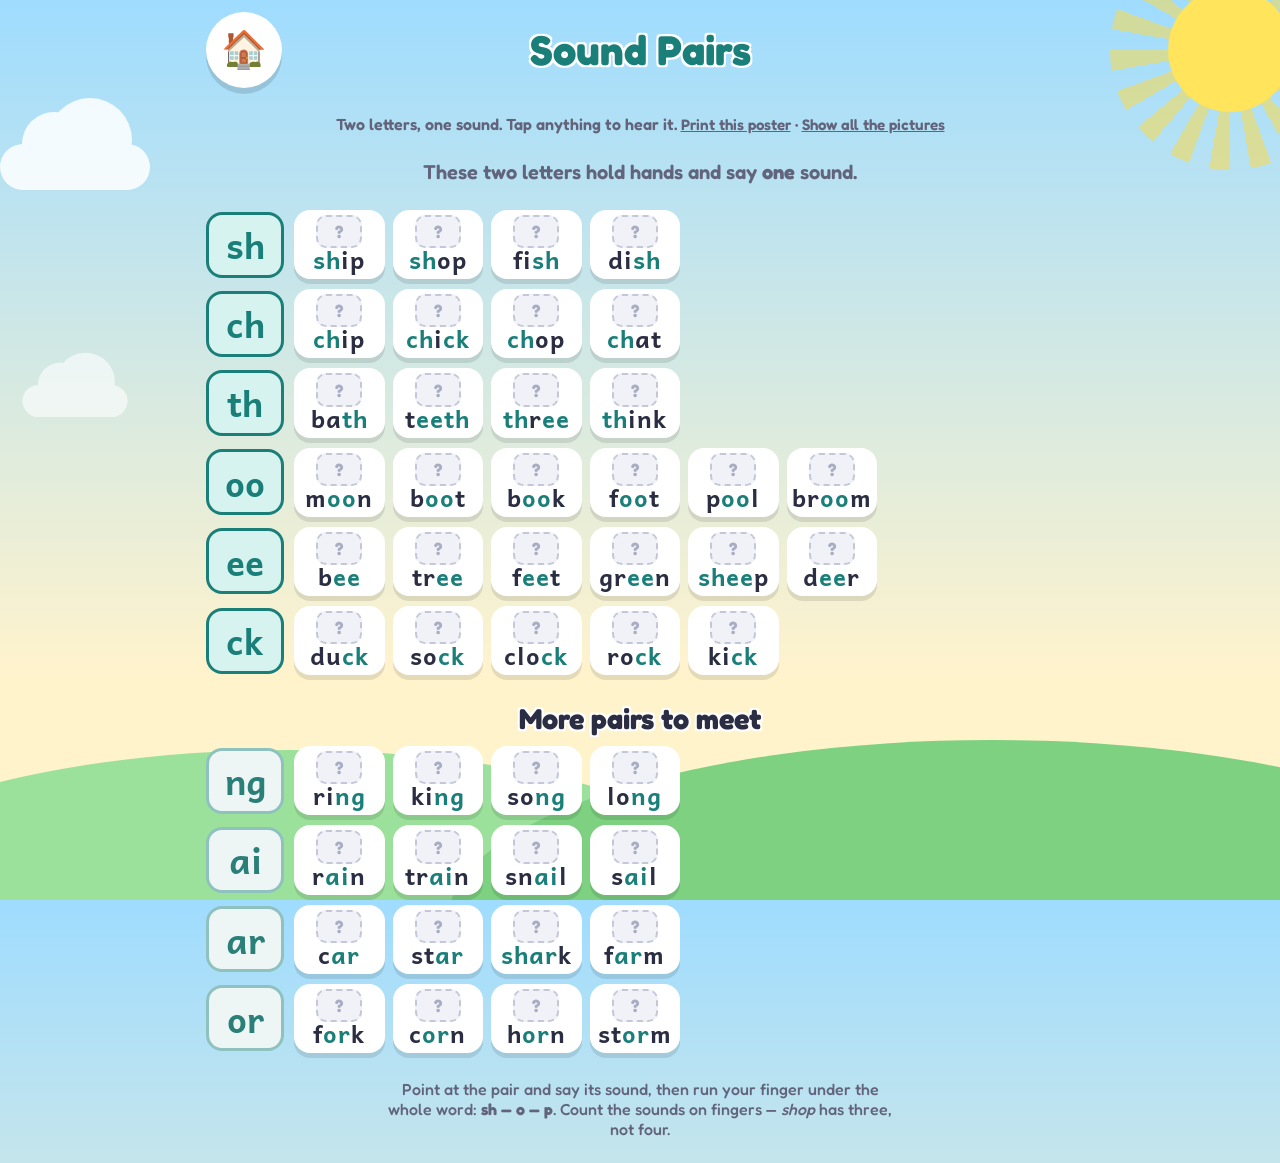
<file: pairs.html>
<!doctype html>
<html lang="en" translate="no">
<head>
  <meta charset="utf-8">
  <meta name="google" content="notranslate">
  <meta name="viewport" content="width=device-width, initial-scale=1, viewport-fit=cover">
  <title>Sound Pairs · ABC Playground</title>
  <meta name="description" content="A poster of the letter pairs that make one sound: sh, ch, th, oo, ee.">
  <meta name="theme-color" content="#9fdcff">
  <link rel="icon" href="data:image/svg+xml,<svg xmlns='http://www.w3.org/2000/svg' viewBox='0 0 100 100'><text y='.9em' font-size='90'>🤝</text></svg>">
  <link rel="preconnect" href="https://fonts.googleapis.com">
  <link rel="preconnect" href="https://fonts.gstatic.com" crossorigin>
  <link rel="stylesheet" href="https://fonts.googleapis.com/css2?family=Andika:wght@400;700&family=Fredoka:wght@500;600;700&family=Noto+Color+Emoji&display=swap">
  <link rel="stylesheet" href="css/style.css">
</head>
<body class="days-page poster-page">
  <div class="scenery" aria-hidden="true">
    <div class="sun"></div>
    <div class="cloud c1"></div>
    <div class="cloud c2"></div>
    <div class="hill h1"></div>
    <div class="hill h2"></div>
  </div>

  <main class="days-main poster-main" translate="no">
    <header class="days-top">
      <a class="round-btn no-print" href="index.html" aria-label="Back to the games"><span class="emoji">🏠</span></a>
      <h1 class="days-title pairs-title">Sound Pairs</h1>
      <span class="round-btn-spacer no-print" aria-hidden="true"></span>
    </header>
    <p class="days-hint no-print">Two letters, one sound. Tap anything to hear it.
      <button id="printBtn" class="link-btn">Print this poster</button>
      · <button id="picsBtn" class="link-btn">Show all the pictures</button></p>

    <p class="pairs-lead">These two letters hold hands and say <b>one</b> sound.</p>

    <section class="poster-sec">
      <div id="pairs" class="pair-rows"></div>
    </section>

    <section class="poster-sec">
      <h2 class="poster-h">More pairs to meet</h2>
      <div id="more" class="pair-rows small"></div>
    </section>

    <p class="days-hint note no-print">Point at the pair and say its sound, then run your finger under the
      whole word: <b>sh — o — p</b>. Count the sounds on fingers — <i>shop</i> has three, not four.</p>
  </main>

  <script src="js/data.js"></script>
  <script src="js/settings.js"></script>
  <script src="js/audio.js"></script>
  <script src="js/ui.js"></script>
  <script>
    // A poster of the letter pairs that make a single sound.
    (() => {
      const $ = id => document.getElementById(id);
      let playing = null;

      function mark(node) {
        if (playing) playing.classList.remove('saying');
        playing = node || null;
        if (playing) playing.classList.add('saying');
      }

      // the pair's sound on its own, said twice
      function sayPair(p, node) {
        Sound.unlock();
        mark(node);
        Sound.say({ sound: p }, 200, { sound: p }).then(() => mark(null));
      }

      // each chunk of the word, then the whole word
      function sayWord(word, node) {
        Sound.unlock();
        mark(node);
        const parts = word.c.flatMap(bit => [{ sound: bit }, 120]);
        parts.push(150, `${word.w}!`);
        Sound.say(...parts).then(() => mark(null));
      }

      // a word with its pair picked out in colour
      function wordText(word) {
        return UI.el('span', { class: 'letter word-text' },
          ...word.c.map(bit => UI.el('span', { class: bit.length > 1 ? 'pair-bit' : '', text: bit })));
      }

      function rows(groups, into) {
        into.replaceChildren(...groups.map(g => {
          const tag = UI.el('button', { class: 'pair-tag', 'aria-label': `${g.p}, one sound` },
            UI.el('span', { class: 'letter', text: g.p }));
          tag.addEventListener('click', () => sayPair(g.p, tag));
          return UI.el('div', { class: 'pair-row' }, tag,
            UI.el('div', { class: 'group-words' }, ...g.words.map(w => {
              const card = UI.el('button', { class: 'word-card', 'aria-label': w.w },
                UI.el('span', { class: 'pic-slot' },
                  UI.el('span', { class: 'emoji word-pic', text: w.e }),
                  UI.el('span', { class: 'pic-cover', 'aria-hidden': 'true', text: '?' })),
                wordText(w));
              card.addEventListener('click', () => { card.classList.add('open'); sayWord(w, card); });
              return card;
            })));
        }));
      }

      rows(DATA.soundPairs, $('pairs'));
      rows(DATA.morePairs, $('more'));

      $('picsBtn').addEventListener('click', () => {
        const shown = document.body.classList.toggle('pics-shown');
        if (!shown) document.querySelectorAll('.word-card.open').forEach(c => c.classList.remove('open'));
        $('picsBtn').textContent = shown ? 'Hide the pictures again' : 'Show all the pictures';
      });
      $('printBtn').addEventListener('click', () => window.print());
      document.addEventListener('pointerdown', () => Sound.unlock(), { once: true, capture: true });
    })();
  </script>
</body>
</html>
</file>
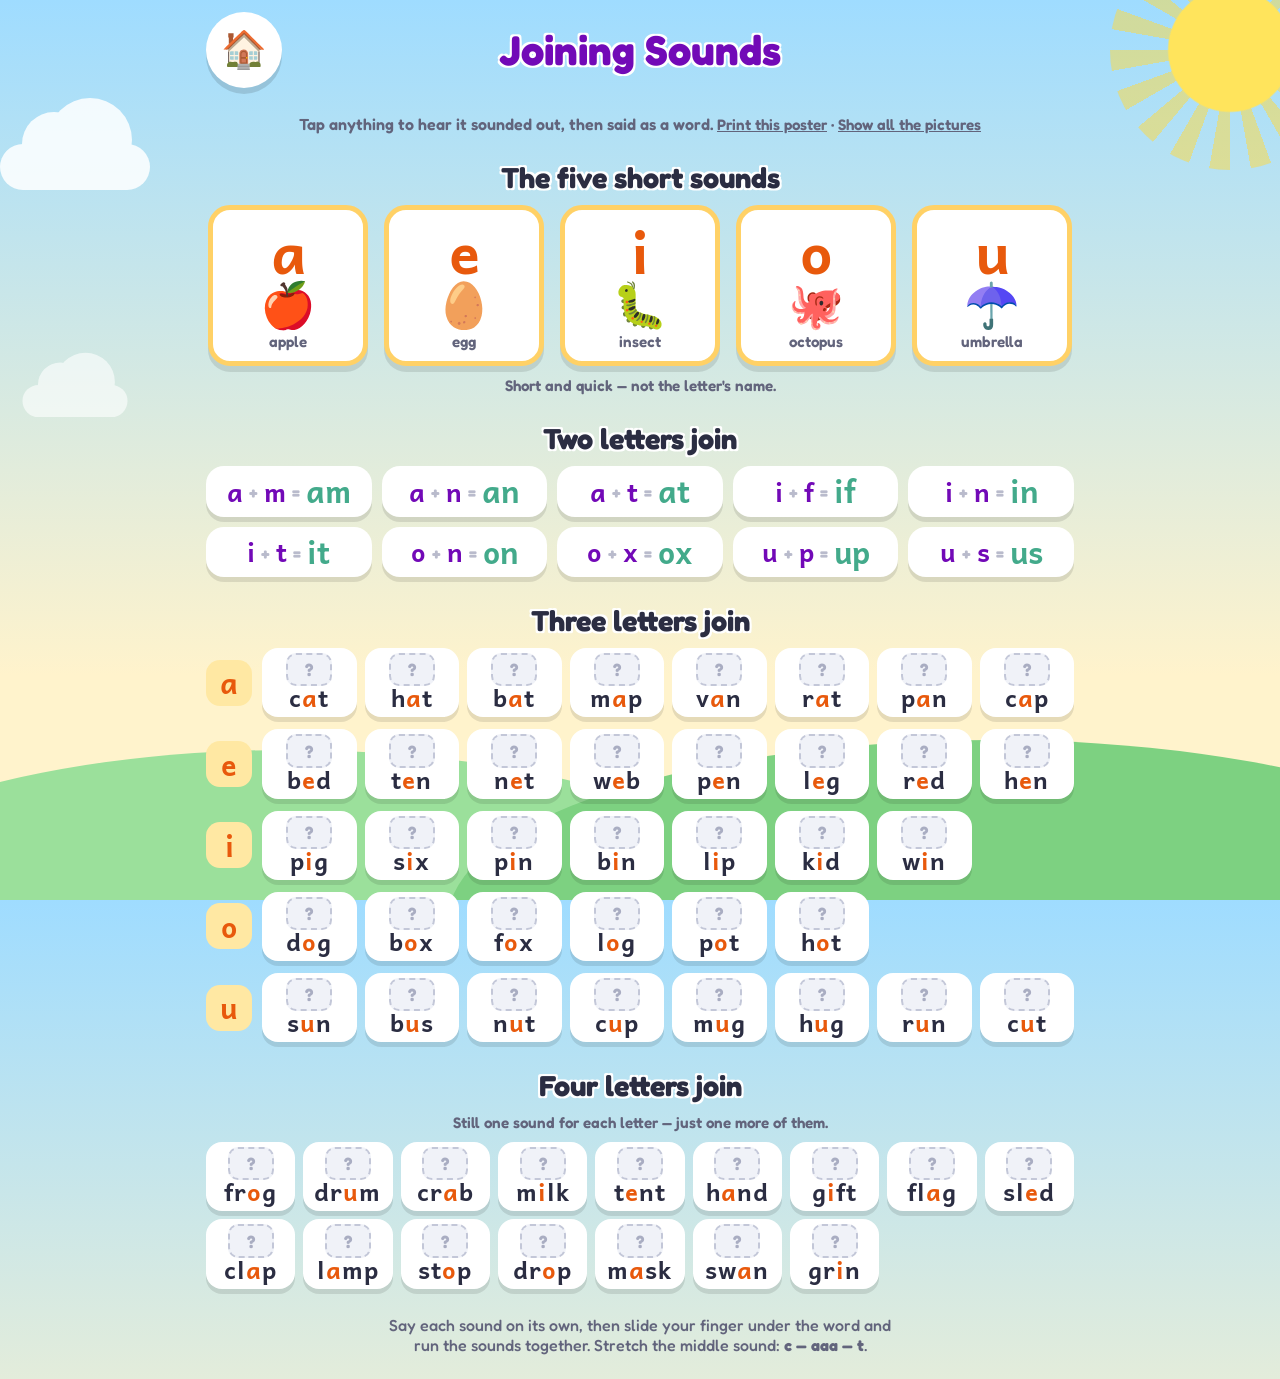
<file: poster.html>
<!doctype html>
<html lang="en" translate="no">
<head>
  <meta charset="utf-8">
  <meta name="google" content="notranslate">
  <meta name="viewport" content="width=device-width, initial-scale=1, viewport-fit=cover">
  <title>Joining Sounds · ABC Playground</title>
  <meta name="description" content="A poster of short sounds and how letters join together to make words.">
  <meta name="theme-color" content="#9fdcff">
  <link rel="icon" href="data:image/svg+xml,<svg xmlns='http://www.w3.org/2000/svg' viewBox='0 0 100 100'><text y='.9em' font-size='90'>🧲</text></svg>">
  <link rel="preconnect" href="https://fonts.googleapis.com">
  <link rel="preconnect" href="https://fonts.gstatic.com" crossorigin>
  <link rel="stylesheet" href="https://fonts.googleapis.com/css2?family=Andika:wght@400;700&family=Fredoka:wght@500;600;700&family=Noto+Color+Emoji&display=swap">
  <link rel="stylesheet" href="css/style.css">
</head>
<body class="days-page poster-page">
  <div class="scenery" aria-hidden="true">
    <div class="sun"></div>
    <div class="cloud c1"></div>
    <div class="cloud c2"></div>
    <div class="hill h1"></div>
    <div class="hill h2"></div>
  </div>

  <main class="days-main poster-main" translate="no">
    <header class="days-top">
      <a class="round-btn no-print" href="index.html" aria-label="Back to the games"><span class="emoji">🏠</span></a>
      <h1 class="days-title poster-title">Joining Sounds</h1>
      <span class="round-btn-spacer no-print" aria-hidden="true"></span>
    </header>
    <p class="days-hint no-print">Tap anything to hear it sounded out, then said as a word.
      <button id="printBtn" class="link-btn">Print this poster</button>
      · <button id="picsBtn" class="link-btn">Show all the pictures</button></p>

    <section class="poster-sec">
      <h2 class="poster-h">The five short sounds</h2>
      <div id="vowels" class="vowel-row"></div>
      <p class="poster-note">Short and quick — not the letter's name.</p>
    </section>

    <section class="poster-sec">
      <h2 class="poster-h">Two letters join</h2>
      <div id="twos" class="join-grid"></div>
    </section>

    <section class="poster-sec">
      <h2 class="poster-h">Three letters join</h2>
      <div id="threes" class="word-groups"></div>
    </section>

    <section class="poster-sec page-two">
      <h2 class="poster-h">Four letters join</h2>
      <p class="poster-note">Still one sound for each letter — just one more of them.</p>
      <div id="fours" class="group-words full"></div>
    </section>

    <p class="days-hint note no-print">Say each sound on its own, then slide your finger under the word
      and run the sounds together. Stretch the middle sound: <b>c — aaa — t</b>.</p>
  </main>

  <script src="js/data.js"></script>
  <script src="js/settings.js"></script>
  <script src="js/audio.js"></script>
  <script src="js/ui.js"></script>
  <script>
    // A poster of short sounds and how letters join into words. Everything is tappable.
    (() => {
      const $ = id => document.getElementById(id);
      const VOWELS = ['a', 'e', 'i', 'o', 'u'];
      let playing = null;

      function mark(node) {
        if (playing) playing.classList.remove('saying');
        playing = node || null;
        if (playing) playing.classList.add('saying');
      }

      // every letter's sound, then the whole word
      function sayWord(w, node) {
        Sound.unlock();
        mark(node);
        const parts = [...w].flatMap(l => [{ sound: l }, 120]);
        parts.push(150, `${w}!`);
        Sound.say(...parts).then(() => mark(null));
      }

      // The picture hides behind a cover so the word has to be read first; tapping lifts it.
      function coveredPic(e) {
        return UI.el('span', { class: 'pic-slot' },
          UI.el('span', { class: 'emoji word-pic', text: e }),
          UI.el('span', { class: 'pic-cover', 'aria-hidden': 'true', text: '?' }));
      }

      function sayVowel(v, node) {
        Sound.unlock();
        mark(node);
        Sound.say({ sound: v.w }, 250, v.word, 150, { sound: v.w }, 120, { sound: v.w }).then(() => mark(null));
      }

      $('vowels').replaceChildren(...DATA.shortVowels.map(v => {
        const tile = UI.el('button', { class: 'vowel-tile', 'aria-label': `${v.w} for ${v.word}` },
          UI.el('span', { class: 'letter vowel-big', text: v.w }),
          UI.el('span', { class: 'emoji vowel-pic', text: v.e }),
          UI.el('span', { class: 'vowel-word', text: v.word }));
        tile.addEventListener('click', () => sayVowel(v, tile));
        return tile;
      }));

      // a + t = at
      function sumRow(w) {
        const bits = [];
        [...w].forEach((l, i) => {
          if (i) bits.push(UI.el('span', { class: 'plus', text: '+' }));
          bits.push(UI.el('span', { class: 'letter bit', text: l }));
        });
        bits.push(UI.el('span', { class: 'plus', text: '=' }));
        bits.push(UI.el('span', { class: 'letter made', text: w }));
        return bits;
      }

      $('twos').replaceChildren(...DATA.joins.map(w => {
        const card = UI.el('button', { class: 'join-card', 'aria-label': w }, ...sumRow(w));
        card.addEventListener('click', () => sayWord(w, card));
        return card;
      }));

      // never show a picture that is already a vowel's keyword: a child seeing the same
      // bug twice could reach for the wrong sound
      const keywordPics = DATA.shortVowels.map(v => v.e);

      $('threes').replaceChildren(...VOWELS.map(v => {
        const words = DATA.cvc.filter(x => x.w[1] === v && !keywordPics.includes(x.e)).slice(0, 8);
        if (!words.length) return null;
        return UI.el('div', { class: 'word-group' },
          UI.el('span', { class: 'group-tag letter', text: v }),
          UI.el('div', { class: 'group-words' }, ...words.map(x => {
            const card = UI.el('button', { class: 'word-card', 'aria-label': x.w },
              coveredPic(x.e),
              UI.el('span', { class: 'letter word-text' },
                ...[...x.w].map(l => UI.el('span', { class: l === v ? 'mid' : '', text: l }))));
            card.addEventListener('click', () => { card.classList.add('open'); sayWord(x.w, card); });
            return card;
          })));
      }).filter(Boolean));

      $('picsBtn').addEventListener('click', () => {
        const shown = document.body.classList.toggle('pics-shown');
        if (!shown) document.querySelectorAll('.word-card.open').forEach(c => c.classList.remove('open'));
        $('picsBtn').textContent = shown ? 'Hide the pictures again' : 'Show all the pictures';
      });
      // four-letter words: one sound per letter still, so the same card works
      $('fours').replaceChildren(...DATA.cvcc.map(x => {
        const vowel = [...x.w].find(l => VOWELS.includes(l));
        const card = UI.el('button', { class: 'word-card', 'aria-label': x.w },
          coveredPic(x.e),
          UI.el('span', { class: 'letter word-text' },
            ...[...x.w].map(l => UI.el('span', { class: l === vowel ? 'mid' : '', text: l }))));
        card.addEventListener('click', () => { card.classList.add('open'); sayWord(x.w, card); });
        return card;
      }));

      $('printBtn').addEventListener('click', () => window.print());
      document.addEventListener('pointerdown', () => Sound.unlock(), { once: true, capture: true });
    })();
  </script>
</body>
</html>
</file>
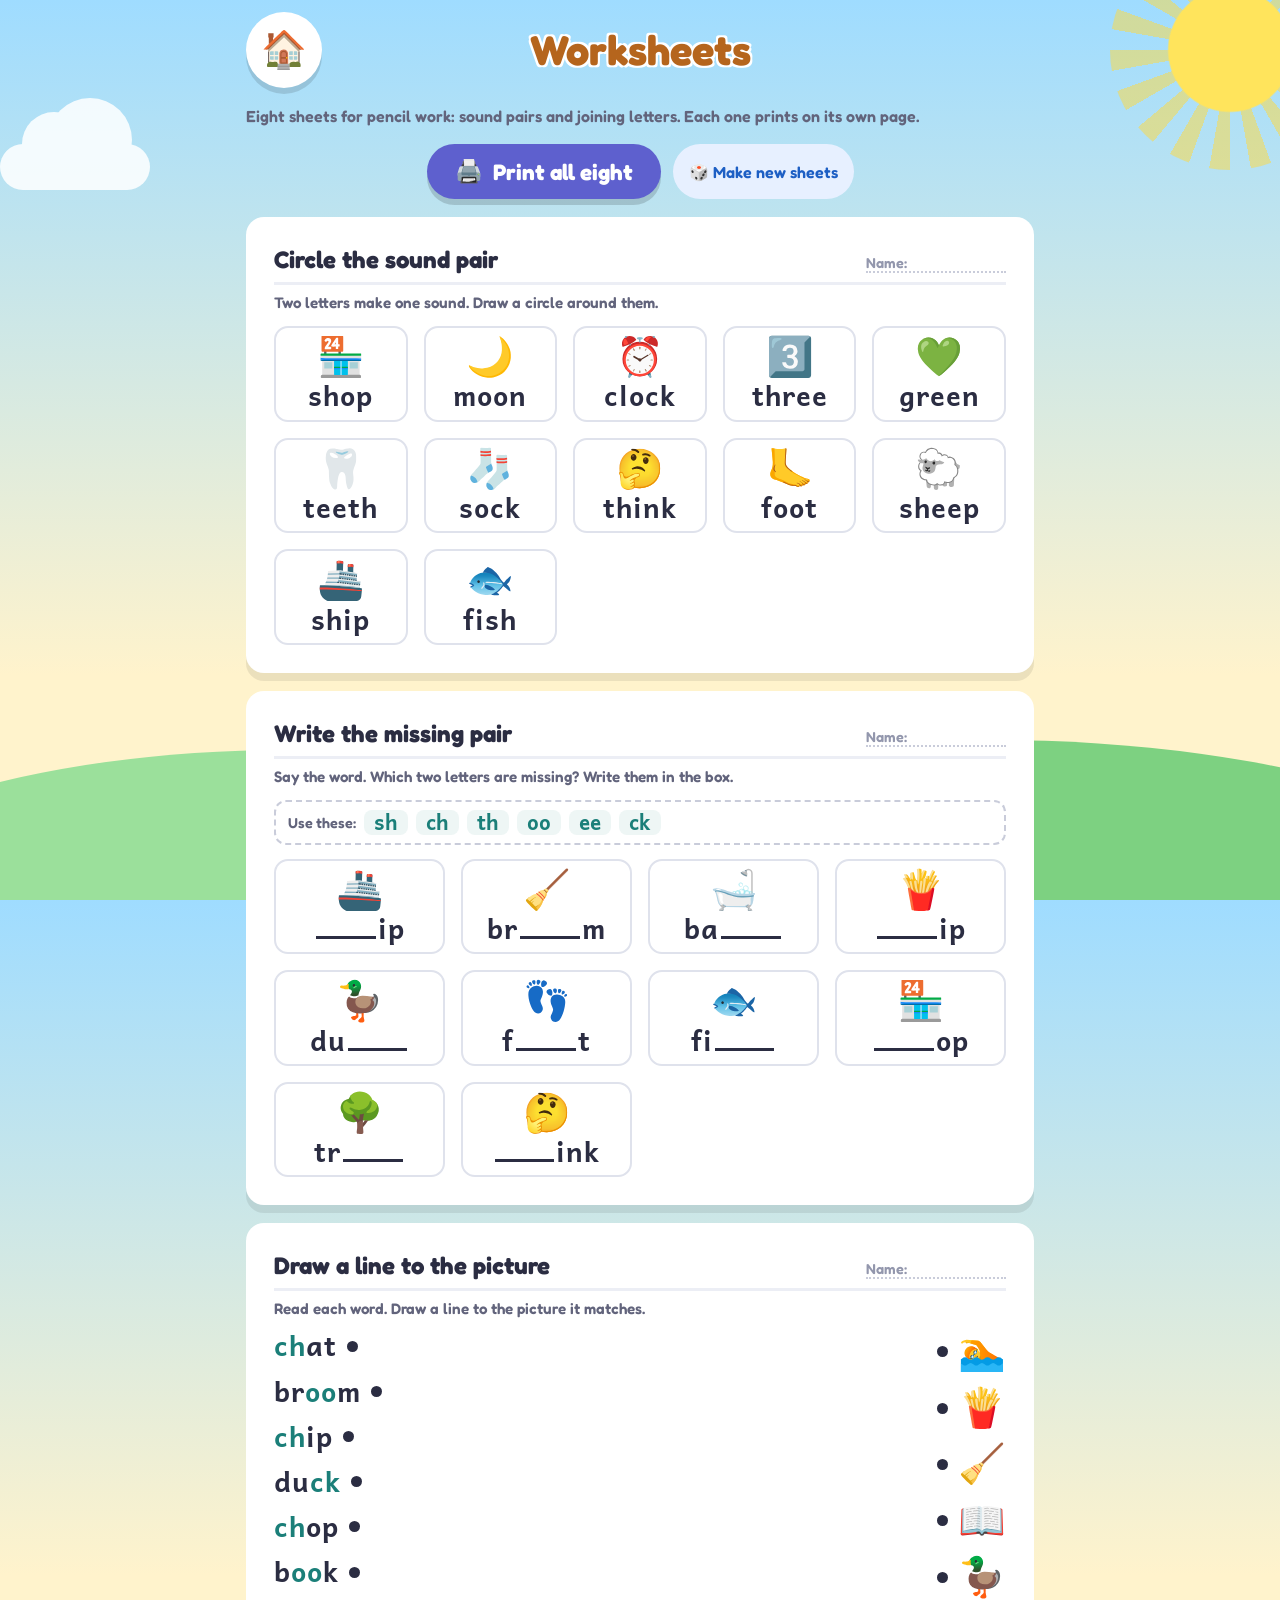
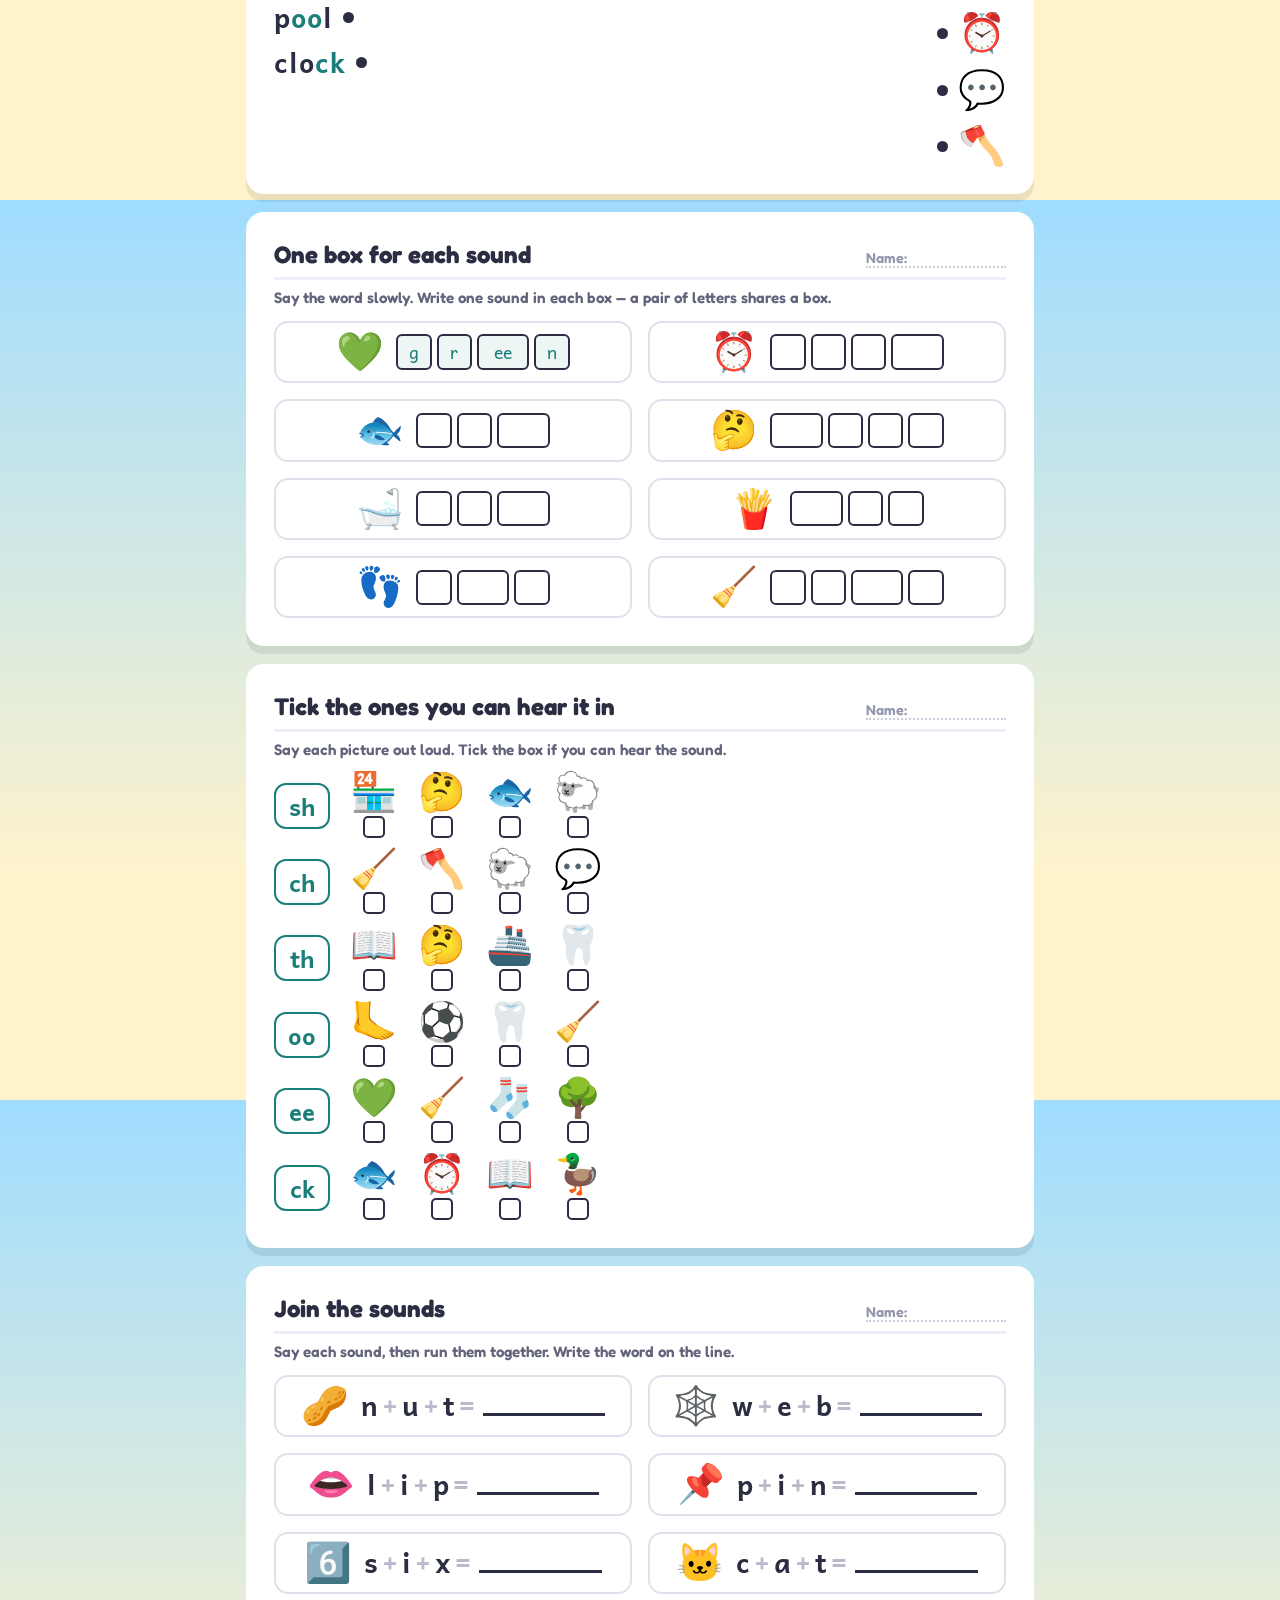
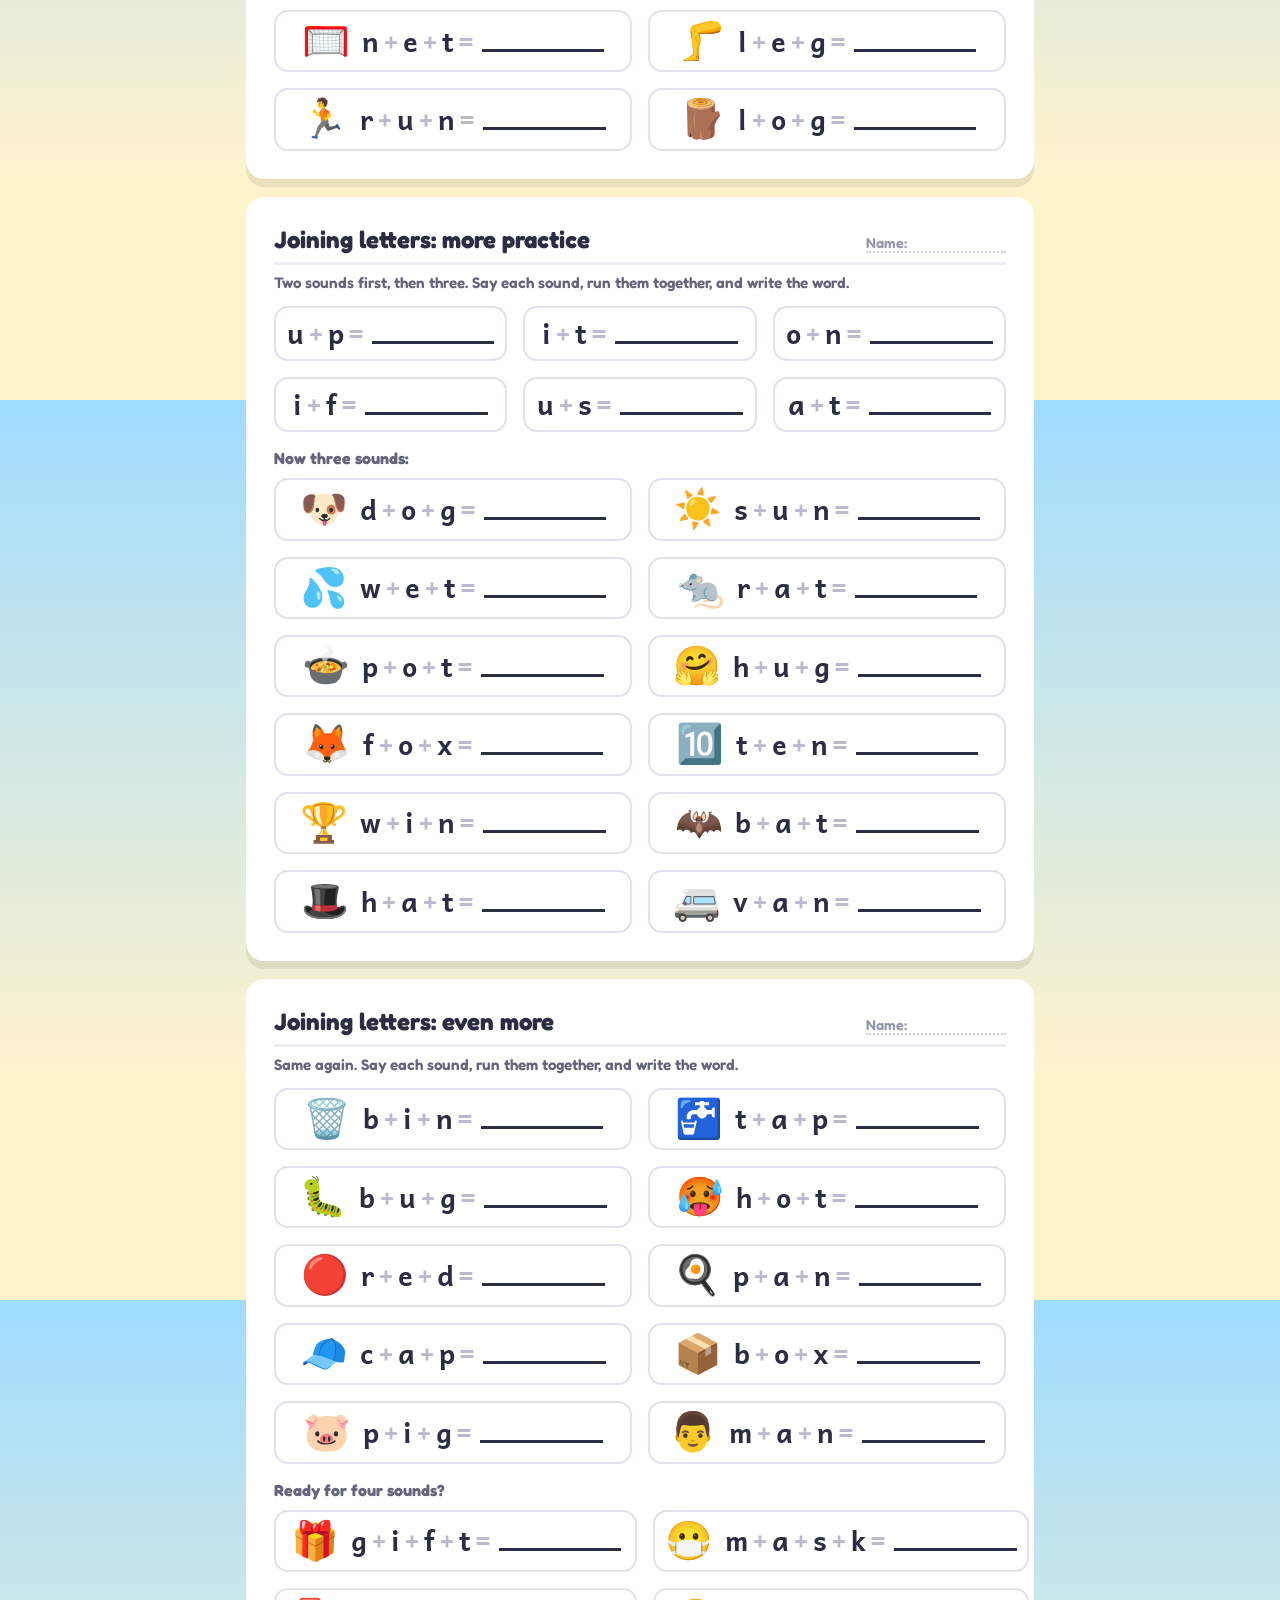
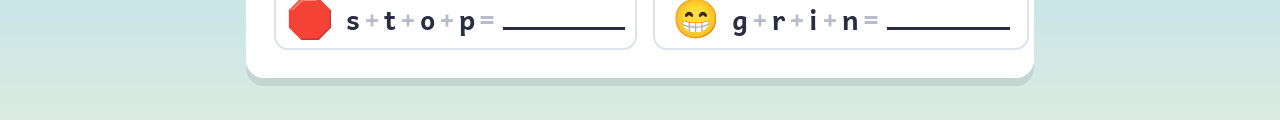
<file: sheets.html>
<!doctype html>
<html lang="en" translate="no">
<head>
  <meta charset="utf-8">
  <meta name="google" content="notranslate">
  <meta name="viewport" content="width=device-width, initial-scale=1, viewport-fit=cover">
  <title>Worksheets · ABC Playground</title>
  <meta name="description" content="Printable worksheets for sound pairs and joining sounds.">
  <meta name="theme-color" content="#9fdcff">
  <link rel="icon" href="data:image/svg+xml,<svg xmlns='http://www.w3.org/2000/svg' viewBox='0 0 100 100'><text y='.9em' font-size='90'>✂️</text></svg>">
  <link rel="preconnect" href="https://fonts.googleapis.com">
  <link rel="preconnect" href="https://fonts.gstatic.com" crossorigin>
  <link rel="stylesheet" href="https://fonts.googleapis.com/css2?family=Andika:wght@400;700&family=Fredoka:wght@500;600;700&family=Noto+Color+Emoji&display=swap">
  <link rel="stylesheet" href="css/style.css">
</head>
<body class="days-page sheets-page">
  <div class="scenery no-print" aria-hidden="true">
    <div class="sun"></div>
    <div class="cloud c1"></div>
    <div class="hill h1"></div>
    <div class="hill h2"></div>
  </div>

  <main class="days-main sheets-main" translate="no">
    <header class="days-top no-print">
      <a class="round-btn" href="index.html" aria-label="Back to the games"><span class="emoji">🏠</span></a>
      <h1 class="days-title sheets-title">Worksheets</h1>
      <span class="round-btn-spacer" aria-hidden="true"></span>
    </header>
    <p class="days-hint no-print">Eight sheets for pencil work: sound pairs and joining letters.
      Each one prints on its own page.</p>
    <div class="sheet-bar no-print">
      <button id="printBtn" class="say-all"><span class="emoji">🖨️</span> Print all eight</button>
      <button id="shuffleBtn" class="soft-btn"><span class="emoji">🎲</span> Make new sheets</button>
    </div>

    <div id="sheets"></div>
  </main>

  <script src="js/data.js"></script>
  <script src="js/settings.js"></script>
  <script src="js/audio.js"></script>
  <script src="js/ui.js"></script>
  <script>
    // Printable worksheets, built from the same word lists the games use. "Make new sheets"
    // picks different words, so a fresh set can be printed each week.
    (() => {
      const $ = id => document.getElementById(id);
      const el = UI.el;
      const pairWords = DATA.soundPairs.flatMap(g => g.words.map(w => ({ ...w, p: g.p })));
      const morePairWords = DATA.morePairs.flatMap(g => g.words.map(w => ({ ...w, p: g.p })));
      const allPairs = DATA.soundPairs.map(g => g.p);

      const sheet = (title, how, body, extra = '') =>
        el('section', { class: `sheet ${extra}` },
          el('header', { class: 'sheet-head' },
            el('h2', { class: 'sheet-title', text: title }),
            el('span', { class: 'sheet-name', text: 'Name:' })),
          el('p', { class: 'sheet-how', text: how }),
          body);

      // the word with its pair in a box, or blanked out
      function wordBits(w, { hide = false, plain = false } = {}) {
        return el('span', { class: 'letter sheet-word' }, ...w.c.map(bit => {
          if (bit.length === 1) return el('span', { text: bit });
          if (hide && bit === w.p) return el('span', { class: 'gap-box' });
          return el('span', { class: plain ? 'pair-ring' : 'pair-plain', text: bit });
        }));
      }

      // never put the same picture on a sheet twice: foot and feet are both a foot
      function pick(from, n) {
        const seen = new Set();
        return UI.shuffle(from).filter(w => !seen.has(w.e) && seen.add(w.e)).slice(0, n);
      }

      const picCard = w => el('span', { class: 'emoji sheet-pic', text: w.e });

      // 1. circle the pair
      function sheetCircle() {
        const words = pick(pairWords, 12);
        return sheet('Circle the sound pair', 'Two letters make one sound. Draw a circle around them.',
          el('div', { class: 'sheet-grid four' }, ...words.map(w =>
            el('div', { class: 'sheet-item' }, picCard(w), wordBits(w, { plain: true })))));
      }

      // 2. write the missing pair
      function sheetMissing() {
        const words = pick(pairWords, 10);
        return sheet('Write the missing pair', 'Say the word. Which two letters are missing? Write them in the box.',
          el('div', {},
            el('div', { class: 'word-bank' }, el('span', { class: 'bank-label', text: 'Use these:' }),
              ...allPairs.map(p => el('span', { class: 'bank-chip letter', text: p }))),
            el('div', { class: 'sheet-grid five' }, ...words.map(w =>
              el('div', { class: 'sheet-item' }, picCard(w), wordBits(w, { hide: true }))))));
      }

      // 3. draw a line from the word to the picture
      function sheetMatch() {
        const words = pick(pairWords, 8);
        const pics = UI.shuffle(words);
        return sheet('Draw a line to the picture', 'Read each word. Draw a line to the picture it matches.',
          el('div', { class: 'match-sheet' },
            el('div', { class: 'match-col' }, ...words.map(w =>
              el('div', { class: 'match-row' }, wordBits(w), el('span', { class: 'dot-end' })))),
            el('div', { class: 'match-col pics' }, ...pics.map(w =>
              el('div', { class: 'match-row' }, el('span', { class: 'dot-end' }), picCard(w))))));
      }

      // 4. one box for every sound
      function sheetBoxes() {
        const words = pick(pairWords, 8);
        return sheet('One box for each sound', 'Say the word slowly. Write one sound in each box — a pair of letters shares a box.',
          el('div', { class: 'sheet-grid three' }, ...words.map((w, i) =>
            el('div', { class: 'sheet-item wide' }, picCard(w),
              el('span', { class: 'box-row' }, ...w.c.map(bit =>
                el('span', { class: `sound-box${bit.length > 1 ? ' wide' : ''}${i === 0 ? ' shown' : ''}`, text: i === 0 ? bit : '' })))))),
          'boxes-sheet');
      }

      // 5. tick the pictures with that sound
      function sheetTick() {
        const rows = DATA.soundPairs.map(g => {
          const yes = UI.shuffle(g.words).slice(0, 2);
          const no = UI.shuffle(pairWords.filter(w => w.p !== g.p)).slice(0, 2);
          return { p: g.p, pics: UI.shuffle([...yes, ...no]) };
        });
        return sheet('Tick the ones you can hear it in', 'Say each picture out loud. Tick the box if you can hear the sound.',
          el('div', { class: 'tick-rows' }, ...rows.map(r =>
            el('div', { class: 'tick-row' },
              el('span', { class: 'tick-tag letter', text: r.p }),
              ...r.pics.map(w => el('span', { class: 'tick-pic' }, picCard(w), el('span', { class: 'tick-box' })))))));
      }

      // c + a + t = ____
      function sum(word, withPic) {
        const bits = [...word.w].flatMap((l, i) =>
          (i ? [el('span', { class: 'plus', text: '+' }), el('span', { text: l })] : [el('span', { text: l })]));
        return el('div', { class: `sheet-item join-item${withPic ? '' : ' no-pic'}` },
          withPic ? picCard(word) : null,
          el('span', { class: 'letter sheet-word' }, ...bits,
            el('span', { class: 'plus', text: '=' }), el('span', { class: 'write-line' })));
      }

      // 6, 7 and 8 are all joining practice, and between them they work through the whole
      // word list rather than repeating: each sheet takes words the ones before it did not.
      let joinUsed = [];
      function freshWords(n) {
        const left = DATA.cvc.filter(x => !joinUsed.includes(x.w));
        const words = pick(left.length >= n ? left : DATA.cvc, n);
        joinUsed = joinUsed.concat(words.map(w => w.w));
        return words;
      }

      function sheetJoin() {
        return sheet('Join the sounds', 'Say each sound, then run them together. Write the word on the line.',
          el('div', { class: 'sheet-grid two' }, ...freshWords(10).map(w => sum(w, true))));
      }

      // 7. more joining, starting with the two-letter words. Different words from sheet 6,
      // so the two sheets together cover more of the list.
      function sheetJoinMore() {
        const twos = UI.shuffle(DATA.joins).slice(0, 6).map(w => ({ w }));
        const threes = freshWords(12);
        return sheet('Joining letters: more practice',
          'Two sounds first, then three. Say each sound, run them together, and write the word.',
          el('div', {},
            el('div', { class: 'sheet-grid three-up' }, ...twos.map(w => sum(w, false))),
            el('p', { class: 'sheet-sub', text: 'Now three sounds:' }),
            el('div', { class: 'sheet-grid two' }, ...threes.map(w => sum(w, true)))));
      }

      // 8. more joining again, ending with a few four-sound words to stretch into
      function sheetJoinLonger() {
        const threes = freshWords(10);
        const fours = UI.shuffle(DATA.cvcc).slice(0, 4);
        return sheet('Joining letters: even more',
          'Same again. Say each sound, run them together, and write the word.',
          el('div', {},
            el('div', { class: 'sheet-grid two' }, ...threes.map(w => sum(w, true))),
            el('p', { class: 'sheet-sub', text: 'Ready for four sounds?' }),
            el('div', { class: 'sheet-grid two' }, ...fours.map(w => sum(w, true)))));
      }

      function build() {
        joinUsed = [];
        $('sheets').replaceChildren(
          sheetCircle(), sheetMissing(), sheetMatch(), sheetBoxes(), sheetTick(), sheetJoin(), sheetJoinMore(), sheetJoinLonger()
        );
      }

      $('printBtn').addEventListener('click', () => window.print());
      $('shuffleBtn').addEventListener('click', build);
      build();
    })();
  </script>
</body>
</html>
</file>
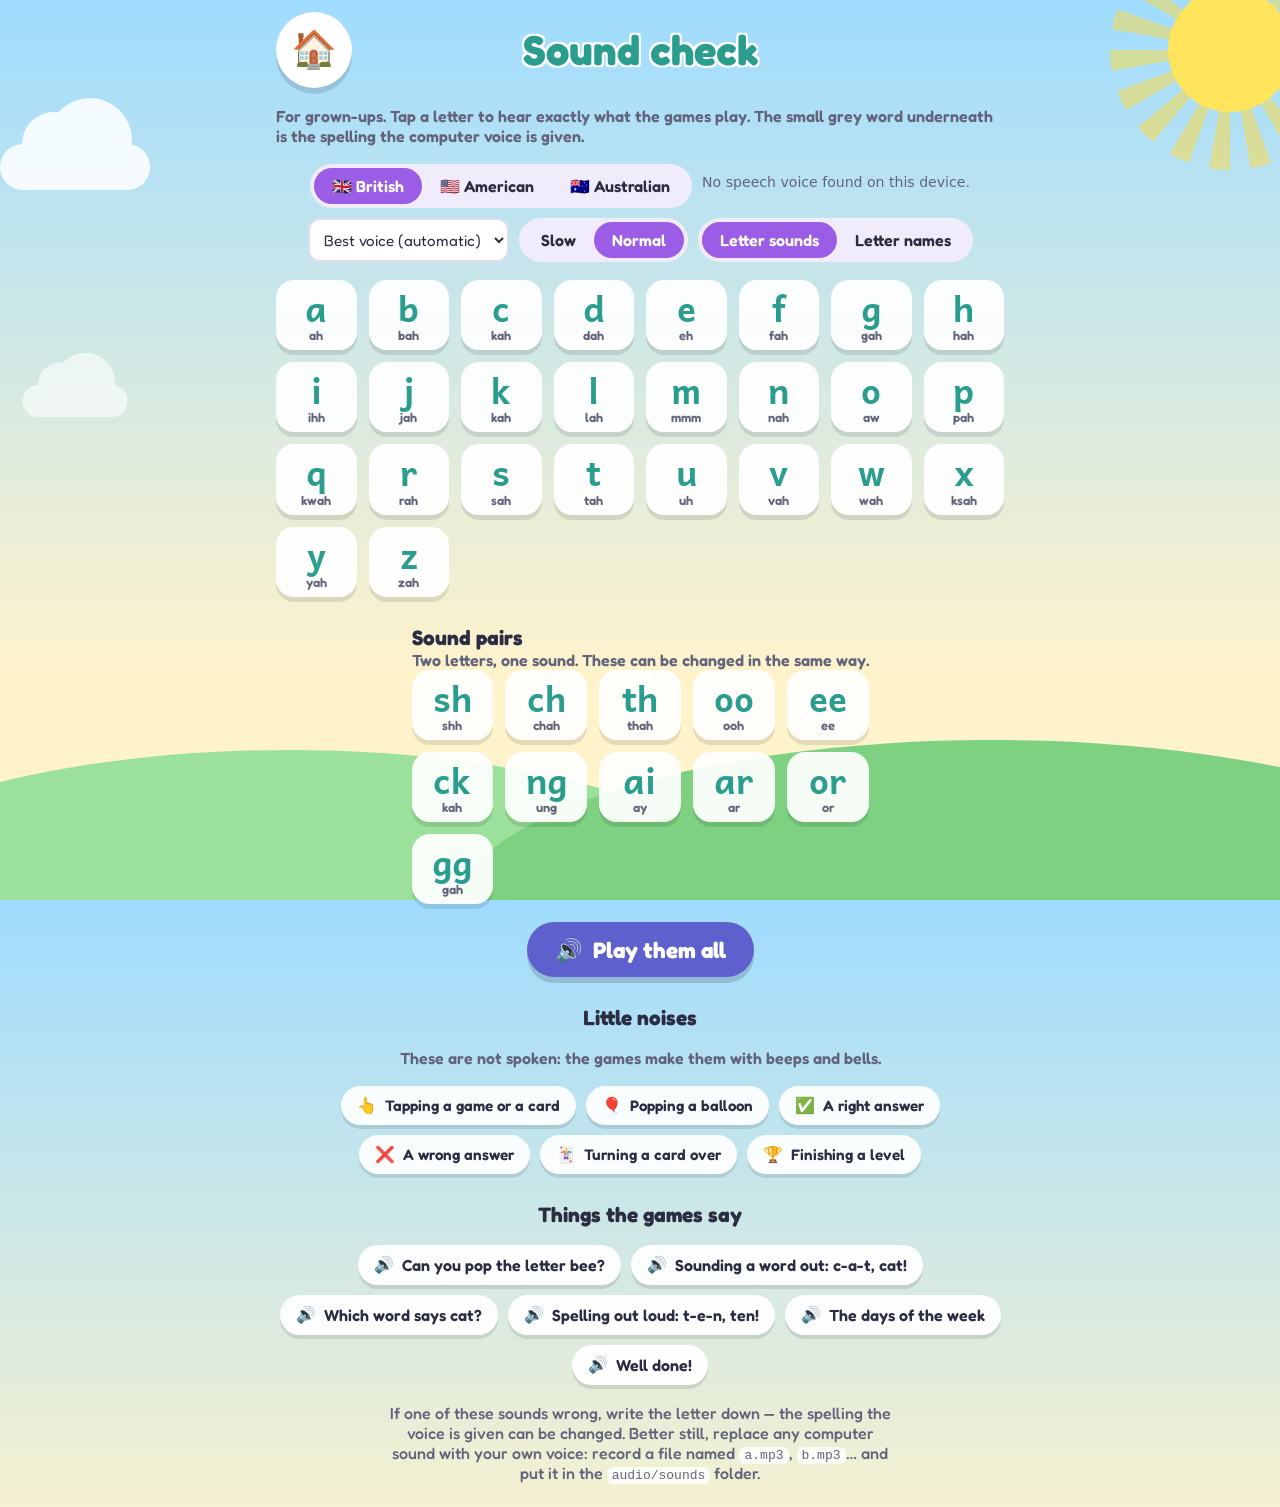
<file: sounds.html>
<!doctype html>
<html lang="en" translate="no">
<head>
  <meta charset="utf-8">
  <meta name="google" content="notranslate">
  <meta name="viewport" content="width=device-width, initial-scale=1, viewport-fit=cover">
  <title>Sound check · ABC Playground</title>
  <meta name="description" content="Hear every sound the games use, and check they are right.">
  <meta name="theme-color" content="#9fdcff">
  <link rel="icon" href="data:image/svg+xml,<svg xmlns='http://www.w3.org/2000/svg' viewBox='0 0 100 100'><text y='.9em' font-size='90'>🔊</text></svg>">
  <link rel="preconnect" href="https://fonts.googleapis.com">
  <link rel="preconnect" href="https://fonts.gstatic.com" crossorigin>
  <link rel="stylesheet" href="https://fonts.googleapis.com/css2?family=Andika:wght@400;700&family=Fredoka:wght@500;600;700&family=Noto+Color+Emoji&display=swap">
  <link rel="stylesheet" href="css/style.css">
</head>
<body class="days-page">
  <div class="scenery" aria-hidden="true">
    <div class="sun"></div>
    <div class="cloud c1"></div>
    <div class="cloud c2"></div>
    <div class="hill h1"></div>
    <div class="hill h2"></div>
  </div>

  <main class="days-main check-main" translate="no">
    <header class="days-top">
      <a class="round-btn" href="index.html" aria-label="Back to the games"><span class="emoji">🏠</span></a>
      <h1 class="days-title check-title">Sound check</h1>
      <span class="round-btn-spacer" aria-hidden="true"></span>
    </header>

    <p class="days-hint">For grown-ups. Tap a letter to hear exactly what the games play.
      The small grey word underneath is the spelling the computer voice is given.</p>

    <div class="check-bar">
      <div id="accentSeg" class="seg accent-seg">
        <button data-v="gb"><span class="emoji">🇬🇧</span> British</button><button data-v="us"><span class="emoji">🇺🇸</span> American</button><button data-v="au"><span class="emoji">🇦🇺</span> Australian</button>
      </div>
      <p id="voiceNow" class="voice-now"></p>
      <p id="voiceWarn" class="tip" hidden></p>
      <div class="voice-row">
        <select id="voiceSelect" aria-label="Voice"></select>
        <div id="rateSeg" class="seg"><button data-v="slow">Slow</button><button data-v="normal">Normal</button></div>
      </div>
      <div id="modeSeg" class="seg"><button data-v="sound">Letter sounds</button><button data-v="name">Letter names</button></div>
    </div>

    <div id="soundGrid" class="sound-grid"></div>

    <div id="pairWrap" class="pair-check">
      <h2 class="check-sub">Sound pairs</h2>
      <p class="days-hint">Two letters, one sound. These can be changed in the same way.</p>
      <div id="pairGrid" class="sound-grid"></div>
    </div>

    <div id="fixPanel" class="fix-panel" hidden>
      <p class="fix-title">How should <b id="fixLetter">p</b> sound?</p>
      <div class="fix-row">
        <input id="fixInput" class="name-input fix-input" type="text" maxlength="12" autocomplete="off" autocapitalize="off" spellcheck="false" aria-label="What the voice should say">
        <button id="fixPlay" class="soft-btn">▶ Hear it</button>
        <button id="fixSave" class="done-btn fix-save">Use this</button>
      </div>
      <div id="fixChips" class="chips fix-chips"></div>
      <p class="hint">Tap a suggestion to hear it, or type your own spelling — whatever makes the voice
        say it properly. Saved on this device only, so if one of these works, tell me and I will make it
        the spelling on every device.</p>
      <div class="fix-actions">
        <button id="fixCopy" class="link-btn">Copy my changes to send on</button>
        <button id="fixReset" class="link-btn">Put this letter back</button>
      </div>
      <p id="fixNote" class="tip" hidden></p>
    </div>

    <button id="playAll" class="say-all"><span class="emoji">🔊</span> Play them all</button>

    <h2 class="check-sub">Little noises</h2>
    <p class="days-hint">These are not spoken: the games make them with beeps and bells.</p>
    <div id="fxRow" class="fx-row"></div>

    <h2 class="check-sub">Things the games say</h2>
    <div id="phrases" class="phrase-list"></div>

    <p class="days-hint note">If one of these sounds wrong, write the letter down — the spelling the voice
      is given can be changed. Better still, replace any computer sound with your own voice: record a file named
      <code>a.mp3</code>, <code>b.mp3</code>… and put it in the <code>audio/sounds</code> folder.</p>
  </main>

  <script src="js/data.js"></script>
  <script src="js/settings.js"></script>
  <script src="js/audio.js"></script>
  <script src="js/ui.js"></script>
  <script>
    // A grown-up page for checking, by ear, every sound the games use.
    (() => {
      const $ = id => document.getElementById(id);
      let mode = 'sound';
      let tiles = [];

      const speaks = l => (mode === 'sound' ? { sound: l } : Sound.letterName(l));
      const spelling = l => (mode === 'sound' ? Sound.soundText(l) : Sound.letterName(l));
      const mine = () => Settings.get('spellings') || {};

      function tileFor(l, changed) {
        const tile = UI.el('button', { class: `sound-tile${changed[l] ? ' changed' : ''}`, 'aria-label': `Sound ${l}` },
          UI.el('span', { class: 'letter', text: l }),
          UI.el('span', { class: 'sound-spell', text: spelling(l) }));
        tile.addEventListener('click', () => play(l, tile));
        return tile;
      }

      function render() {
        const changed = mine();
        tiles = DATA.letters.map(l => tileFor(l, changed));
        $('soundGrid').replaceChildren(...tiles);
        // the letter pairs have one sound each, but no letter name
        const pairTiles = mode === 'sound' ? Object.keys(DATA.pairSounds).map(p => tileFor(p, changed)) : [];
        $('pairGrid').replaceChildren(...pairTiles);
        $('pairWrap').hidden = !pairTiles.length;
        tiles = tiles.concat(pairTiles);
      }

      function mark(tile) {
        tiles.forEach(t => t.classList.toggle('on', t === tile));
      }

      function play(l, tile) {
        Sound.unlock();
        mark(tile);
        if (mode === 'sound') openFix(l);
        Sound.say(speaks(l)).then(() => mark(null));
      }

      // ---- changing how a sound is said ----
      // The sound of each letter is a spelling handed to the voice. If a voice reads one
      // badly, a grown-up can hear the alternatives and pick the one that sounds right.
      const STEM = { a: 'a', b: 'b', c: 'k', d: 'd', e: 'e', f: 'f', g: 'g', h: 'h', i: 'i', j: 'j', k: 'k', l: 'l', m: 'm', n: 'n', o: 'o', p: 'p', q: 'kw', r: 'r', s: 's', t: 't', u: 'u', v: 'v', w: 'w', x: 'ks', y: 'y', z: 'z' };
      // Short vowels are the hardest for a voice: there is no English word that is just the
      // sound, so these are the spellings worth trying by ear. Two-letter ones can come out as
      // initials ("ih" said as "I. H."), which is why the longer spellings are offered too.
      const VOWEL_IDEAS = {
        a: ['ah', 'aah', 'a', 'at'], e: ['eh', 'ehh', 'e', 'egg'], i: ['ihh', 'ih', 'ick', 'ill', 'it'],
        o: ['aw', 'ock', 'o', 'oh'], u: ['uh', 'uhh', 'u', 'up'],
      };
      const PAIR_IDEAS = {
        sh: ['shh', 'shah', 'sh'], ch: ['chah', 'chuh', 'ch'], th: ['thah', 'thuh', 'th'],
        oo: ['ooh', 'oo', 'ooo'], ee: ['ee', 'eee', 'ea'], ck: ['kah', 'kuh', 'k'],
        ng: ['ng', 'ung', 'ing'], ai: ['ay', 'ai', 'ayh'], ar: ['ar', 'are', 'aah'], or: ['or', 'ore', 'aw'],
      };
      const standard = l => DATA.sounds[l] || DATA.pairSounds[l];
      let fixing = null;

      // sounds you can hold on and hum or hiss: worth offering the drawn-out spelling too,
      // though some voices read those out as letters ("sss" as "ESS ESS") rather than hissing
      const HELD = ['f', 'l', 'm', 'n', 'r', 's', 'v', 'z'];
      const EXTRA_IDEAS = { s: ['sah', 'sss', 'suh', 'ssah'], x: ['kss', 'ks', 'kuss', 'ksah'], m: ['mmm', 'mah', 'muh'] };

      function ideas(l) {
        const s = STEM[l];
        const list = PAIR_IDEAS[l] || VOWEL_IDEAS[l] || EXTRA_IDEAS[l]
          || [`${s}ah`, `${s}uh`, `${s}er`, ...(HELD.includes(l) ? [`${s}${s}${s}`] : [])];
        return [...new Set([standard(l), ...list])].slice(0, 5);
      }

      function openFix(l) {
        fixing = l;
        $('fixLetter').textContent = l;
        $('fixInput').value = Sound.soundText(l);
        $('fixNote').hidden = true;
        $('fixChips').replaceChildren(...ideas(l).map(text => {
          const chip = UI.el('button', { class: `chip${text === Sound.soundText(l) ? ' on' : ''}`, type: 'button' }, text);
          chip.addEventListener('click', () => { $('fixInput').value = text; Sound.unlock(); Sound.say(text); });
          return chip;
        }));
        $('fixPanel').hidden = false;
      }

      function saveFix() {
        if (!fixing) return;
        const text = $('fixInput').value.trim().slice(0, 12);
        const all = { ...mine() };
        if (!text || text === standard(fixing)) delete all[fixing]; else all[fixing] = text;
        Settings.set('spellings', all);
        const letter = fixing;
        render();
        openFix(letter);
        Sound.unlock();
        Sound.say({ sound: letter });
      }

      function resetFix() {
        if (!fixing) return;
        const all = { ...mine() };
        delete all[fixing];
        Settings.set('spellings', all);
        const letter = fixing;
        render();
        openFix(letter);
      }

      function copyChanges() {
        const all = mine();
        const keys = DATA.letters.filter(l => all[l]);
        const text = keys.length ? keys.map(l => `${l} = ${all[l]}`).join(', ') : 'No changes yet.';
        const done = () => { $('fixNote').textContent = `Copied: ${text}`; $('fixNote').hidden = false; };
        if (navigator.clipboard && navigator.clipboard.writeText) {
          navigator.clipboard.writeText(text).then(done, () => prompt('Copy this:', text));
        } else {
          prompt('Copy this:', text);
        }
      }

      $('fixPlay').addEventListener('click', () => { Sound.unlock(); Sound.say($('fixInput').value.trim()); });
      $('fixSave').addEventListener('click', saveFix);
      $('fixReset').addEventListener('click', resetFix);
      $('fixCopy').addEventListener('click', copyChanges);
      $('fixInput').addEventListener('keydown', e => { if (e.key === 'Enter') { e.preventDefault(); saveFix(); } });

      $('playAll').addEventListener('click', () => {
        Sound.unlock();
        const parts = [];
        const all = DATA.letters.concat(mode === 'sound' ? Object.keys(DATA.pairSounds) : []);
        all.forEach((l, i) => parts.push(() => mark(tiles[i]), speaks(l), 320));
        parts.push(() => mark(null));
        Sound.say(...parts);
      });

      const EFFECTS = [
        ['tap', '👆', 'Tapping a game or a card'],
        ['pop', '🎈', 'Popping a balloon'],
        ['correct', '✅', 'A right answer'],
        ['wrong', '❌', 'A wrong answer'],
        ['flip', '🃏', 'Turning a card over'],
        ['win', '🏆', 'Finishing a level'],
      ];
      $('fxRow').replaceChildren(...EFFECTS.map(([name, emoji, what]) => {
        const btn = UI.el('button', { class: 'fx-btn' },
          UI.el('span', { class: 'emoji', text: emoji }),
          UI.el('span', { class: 'fx-what', text: what }));
        btn.addEventListener('click', () => { Sound.unlock(); Sound.stop(); Sound.sfx(name); });
        return btn;
      }));

      const PHRASES = [
        ["Can you pop the letter bee?", ['Can you pop the letter bee?', 200, { sound: 'b' }, 'like balloon!']],
        ['Sounding a word out: c-a-t, cat!', [{ sound: 'c' }, 150, { sound: 'a' }, 150, { sound: 't' }, 200, 'cat!']],
        ['Which word says cat?', ['cat.', 250, 'Which word says cat?']],
        ['Spelling out loud: t-e-n, ten!', ['tee', 150, 'ee', 150, 'en', 200, 'ten!']],
        ['The days of the week', ['Monday, Tuesday, Wednesday, Thursday, Friday, Saturday, Sunday.']],
        ['Well done!', ['Well done! You got a shiny star!']],
      ];
      $('phrases').replaceChildren(...PHRASES.map(([label, parts]) => {
        const btn = UI.el('button', { class: 'phrase-btn' },
          UI.el('span', { class: 'emoji', text: '🔊' }),
          UI.el('span', { text: label }));
        btn.addEventListener('click', () => { Sound.unlock(); Sound.say(...parts); });
        return btn;
      }));

      function segment(id, onPick, current) {
        $(id).querySelectorAll('button').forEach(b => {
          b.classList.toggle('on', b.dataset.v === current());
          b.onclick = () => { onPick(b.dataset.v); refresh(); };
        });
      }

      function fillVoices() {
        const list = Sound.voicesFor();
        const chosen = Settings.get('voice');
        const label = v => v.name.replace(/^Microsoft\s+/, '').replace(/\s+Online \(Natural\)/, ' (natural)').replace(/\s*-\s*English.*$/, '');
        $('voiceSelect').replaceChildren(
          UI.el('option', { value: '' }, 'Best voice (automatic)'),
          ...list.map(v => UI.el('option', { value: v.voiceURI }, label(v)))
        );
        $('voiceSelect').value = list.some(v => v.voiceURI === chosen) ? chosen : '';

        // the voice that will actually speak, and where it is from
        const now = Sound.voiceInUse();
        const want = { gb: 'British', us: 'American', au: 'Australian' }[Settings.get('accent')] || 'British';
        $('voiceNow').textContent = now
          ? `Speaking now: ${label(now.voice)} — ${now.where} (${now.lang})`
          : 'No speech voice found on this device.';
        $('voiceNow').classList.toggle('off-accent', !!now && !now.wanted);
        $('voiceWarn').hidden = !now || now.wanted;
        if (now && !now.wanted) {
          $('voiceWarn').innerHTML = `<b>This device has no ${want} voice.</b> It is speaking in ${now.where} instead. `
            + `Add one in the device's own settings (Android: System → Languages → Text-to-speech. iPhone: Accessibility → Spoken Content → Voices), `
            + `or try another accent button above.`;
        }
      }

      function refresh() {
        segment('accentSeg', v => { Settings.set('accent', v); Settings.set('voice', ''); }, () => Settings.get('accent'));
        segment('rateSeg', v => Settings.set('rate', v), () => Settings.get('rate'));
        segment('modeSeg', v => { mode = v; }, () => mode);
        fillVoices();
        render();
      }

      $('voiceSelect').onchange = e => { Settings.set('voice', e.target.value); Sound.say('Hello!'); };
      Sound.onVoices(fillVoices);
      document.addEventListener('pointerdown', () => Sound.unlock(), { once: true, capture: true });
      refresh();
    })();
  </script>
</body>
</html>
</file>
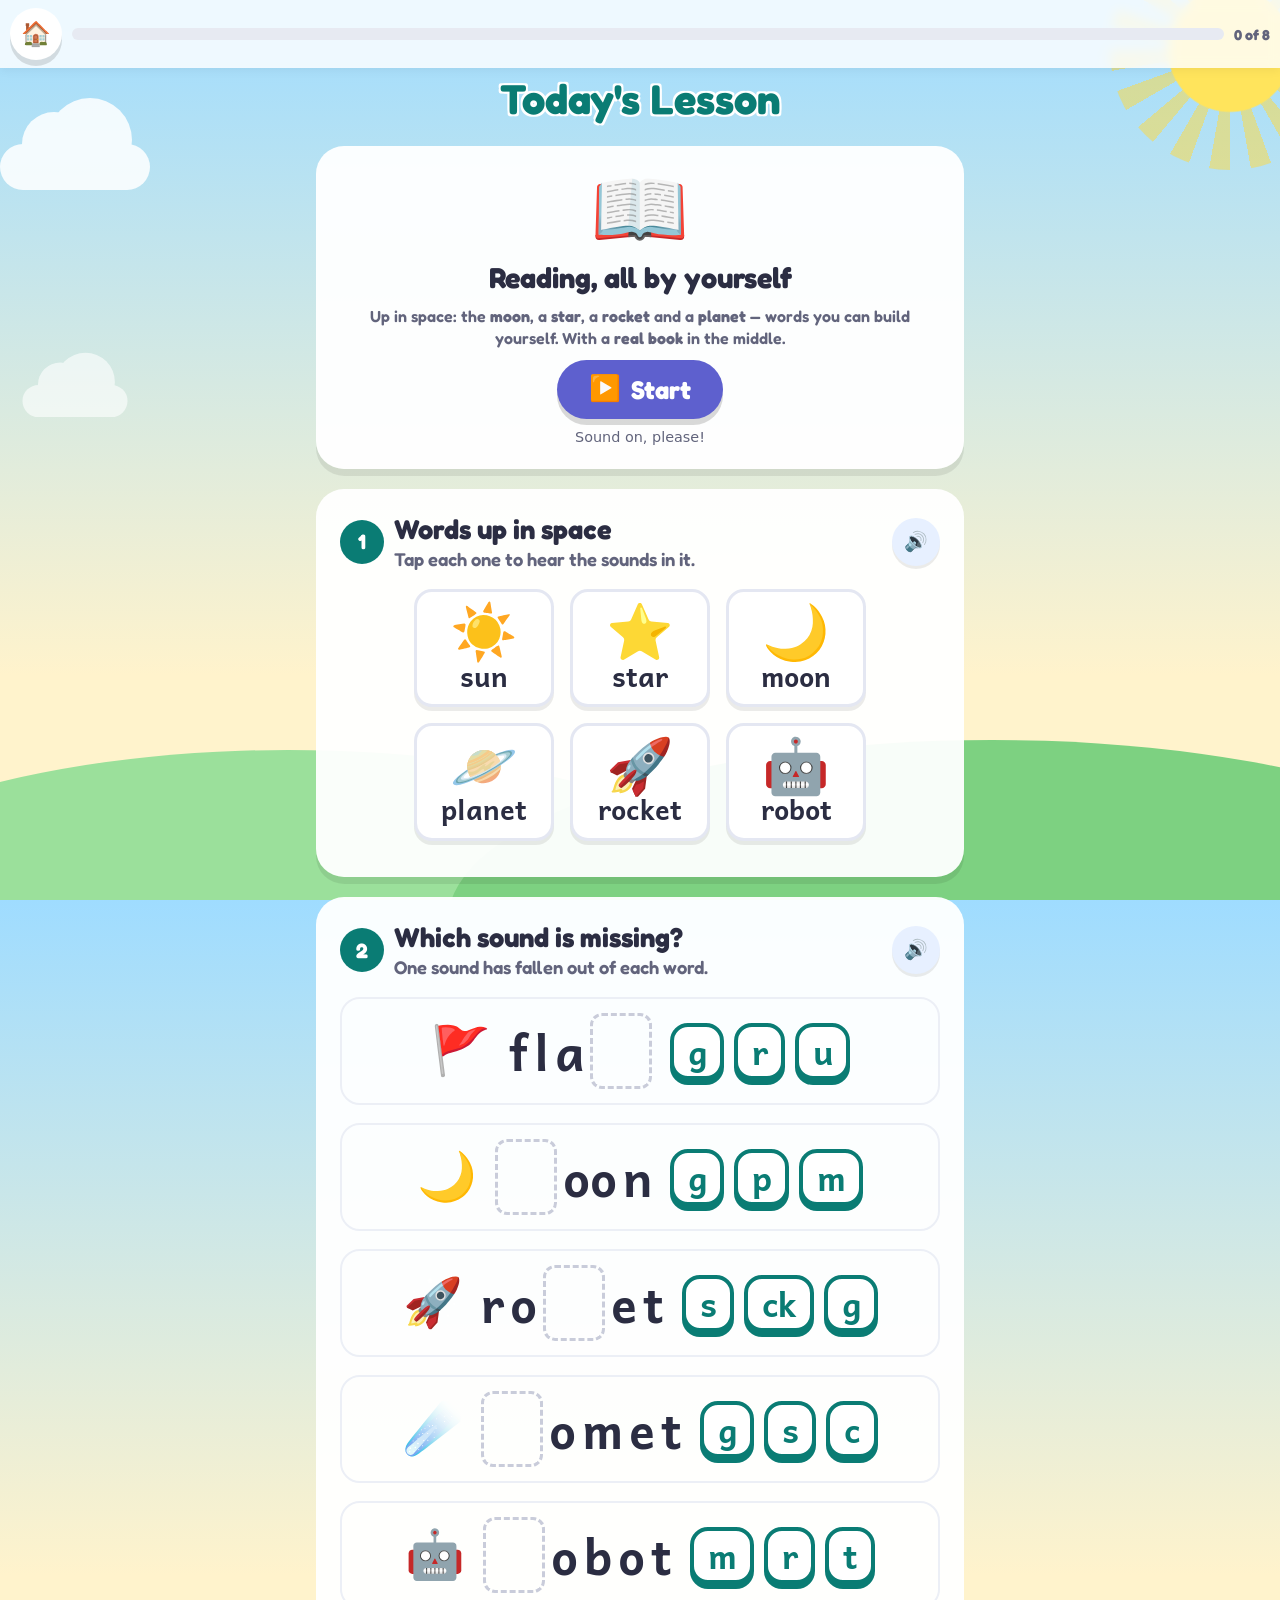
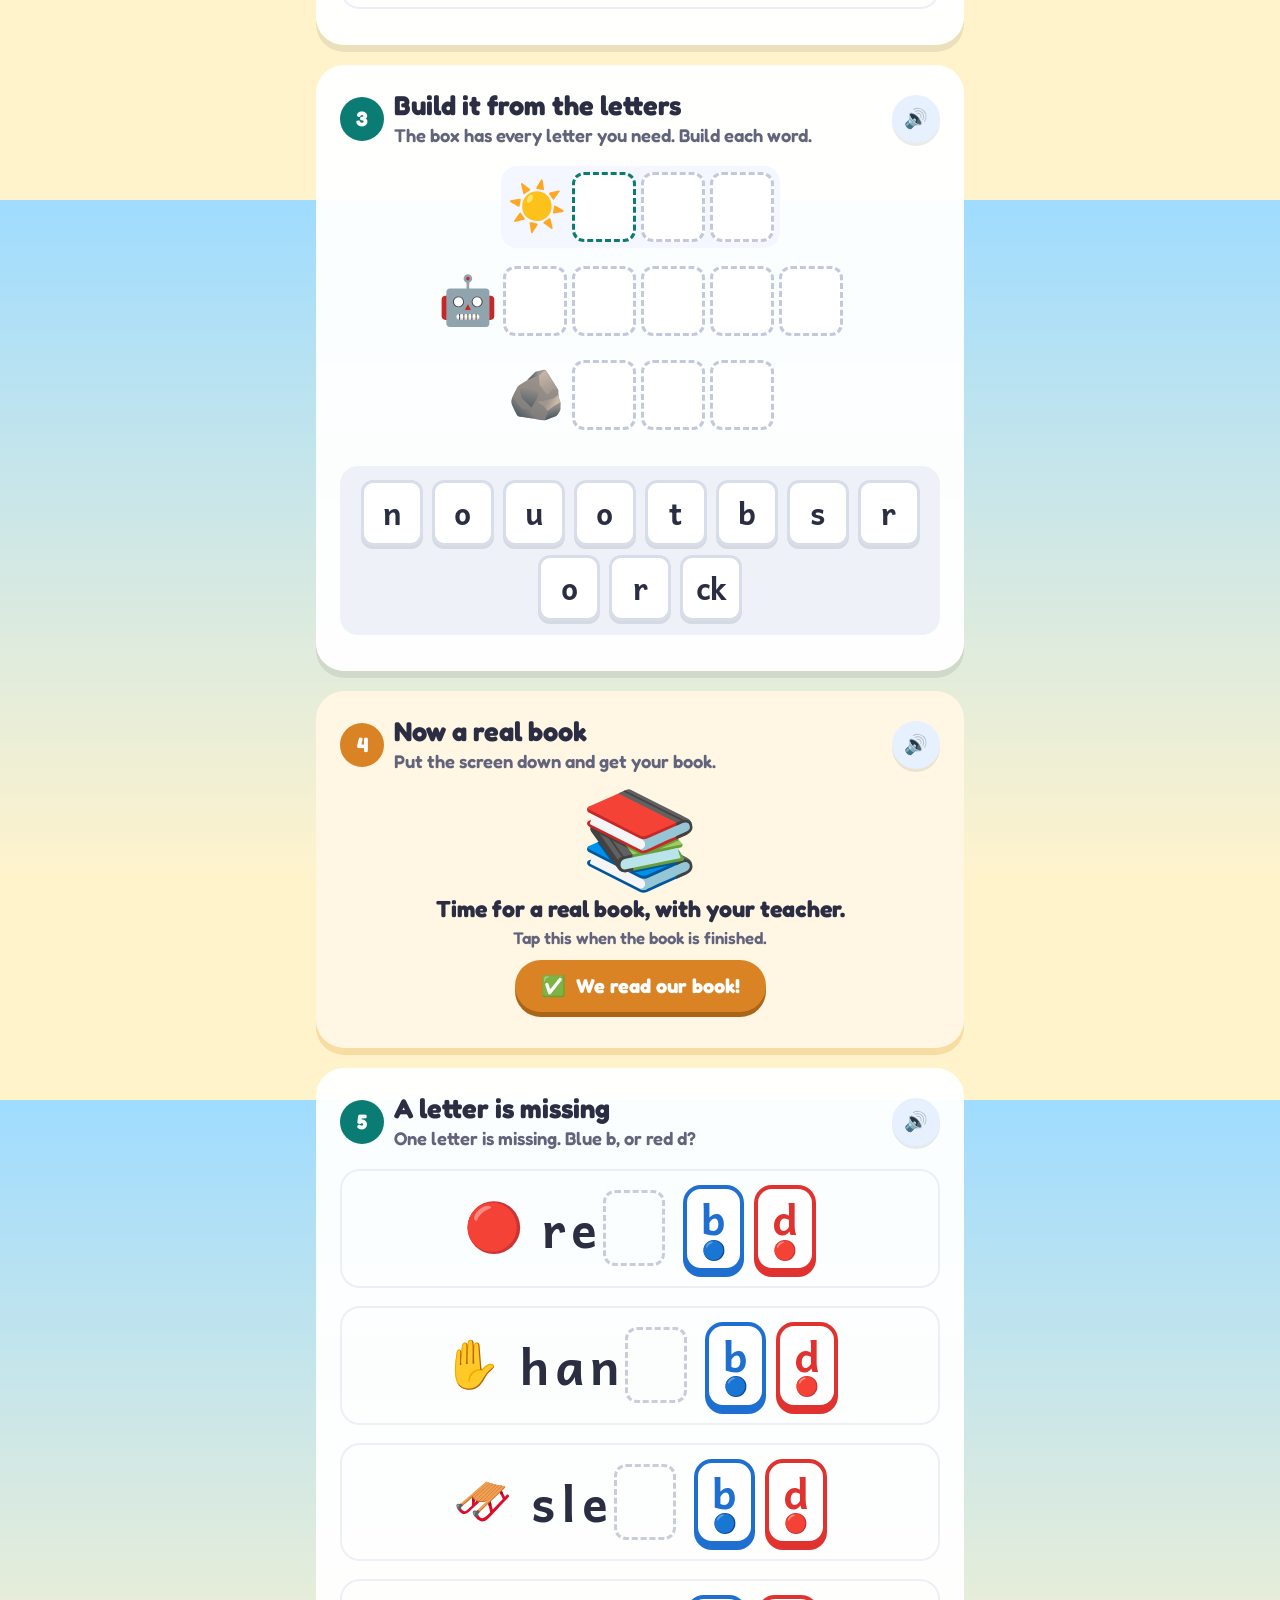
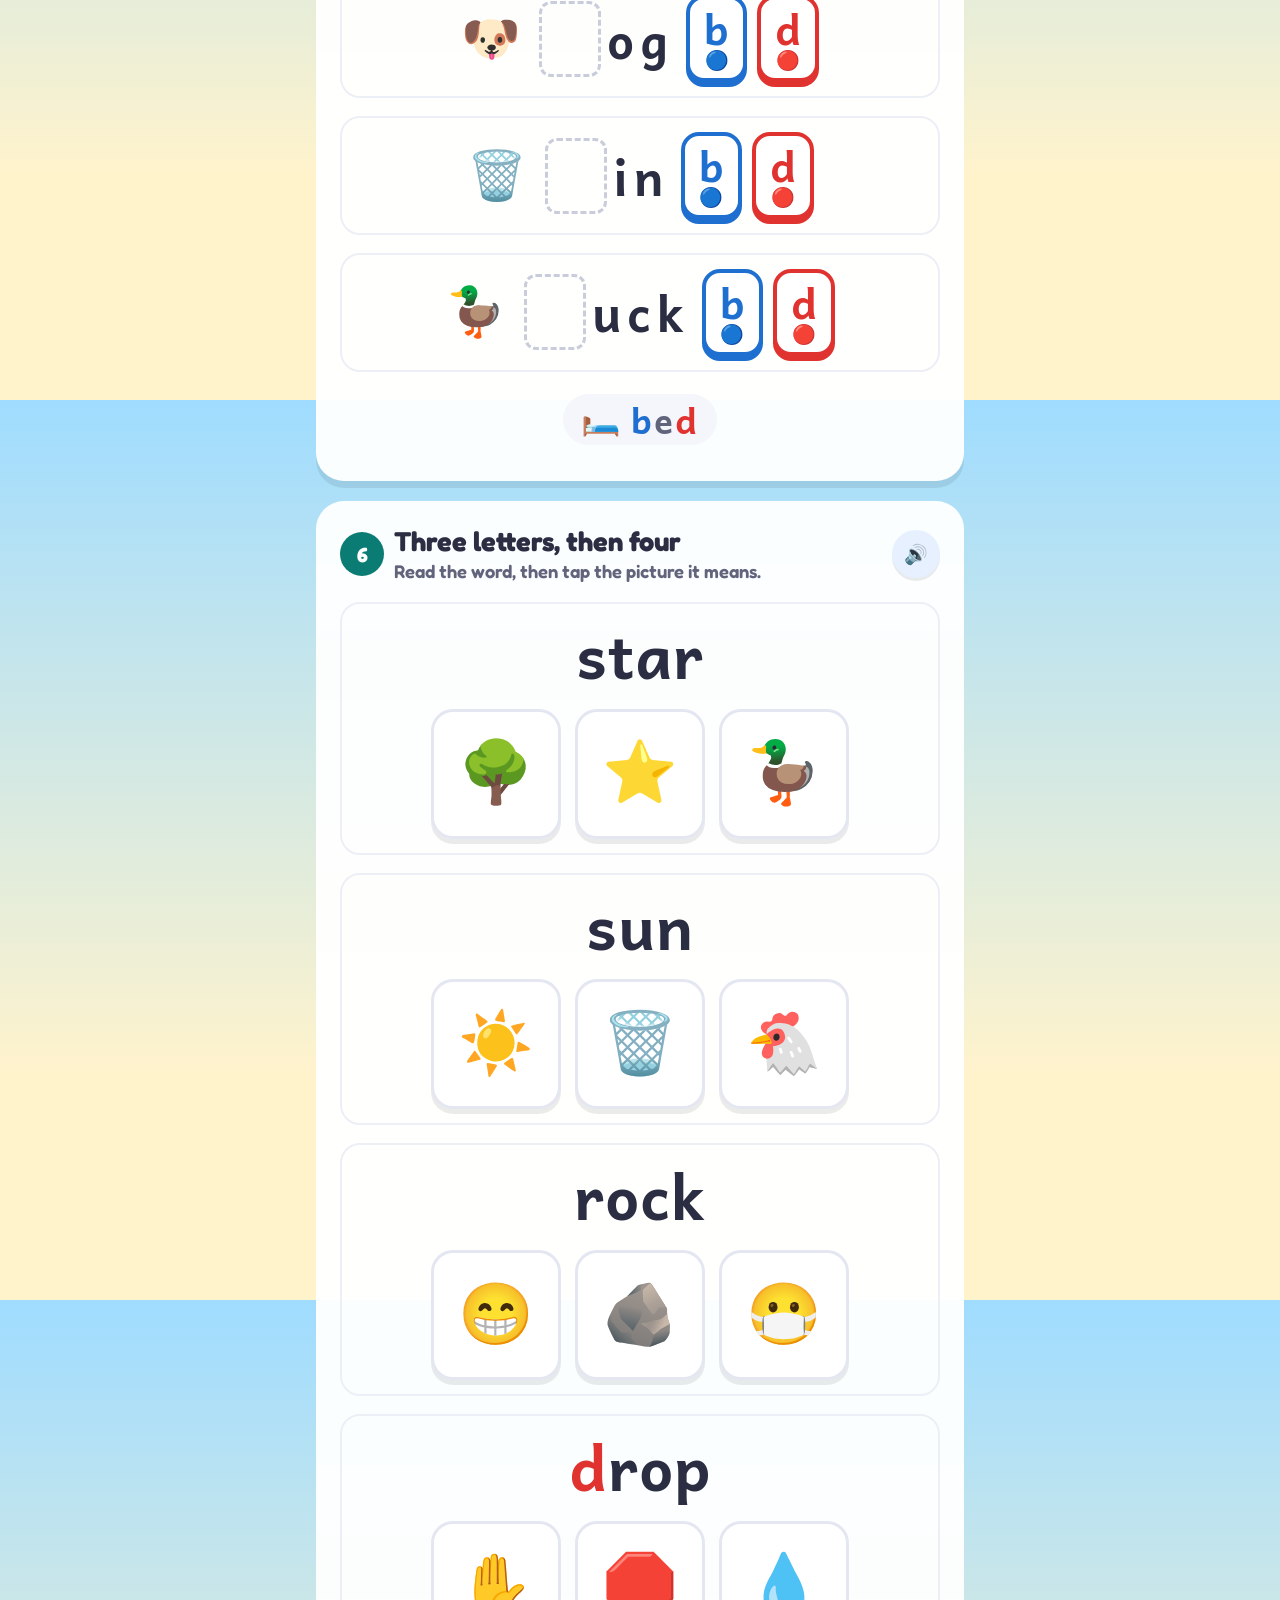
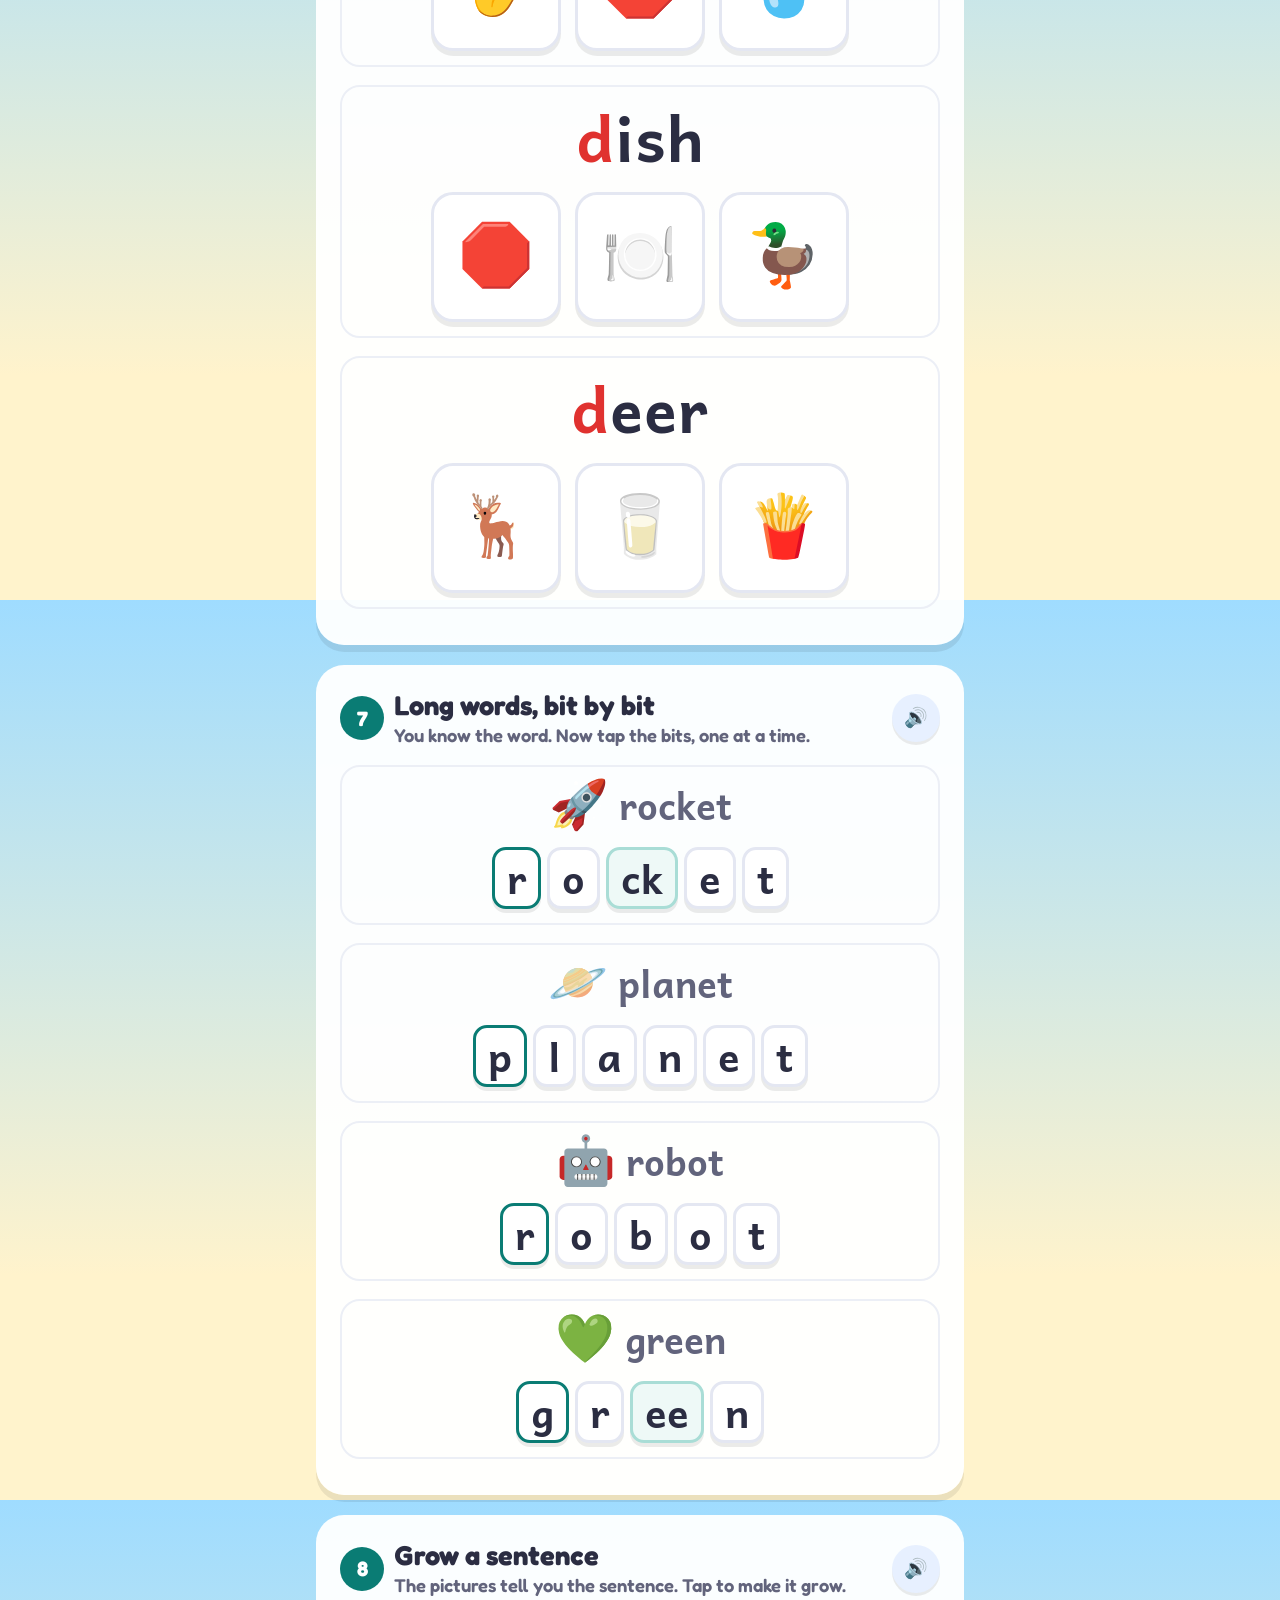
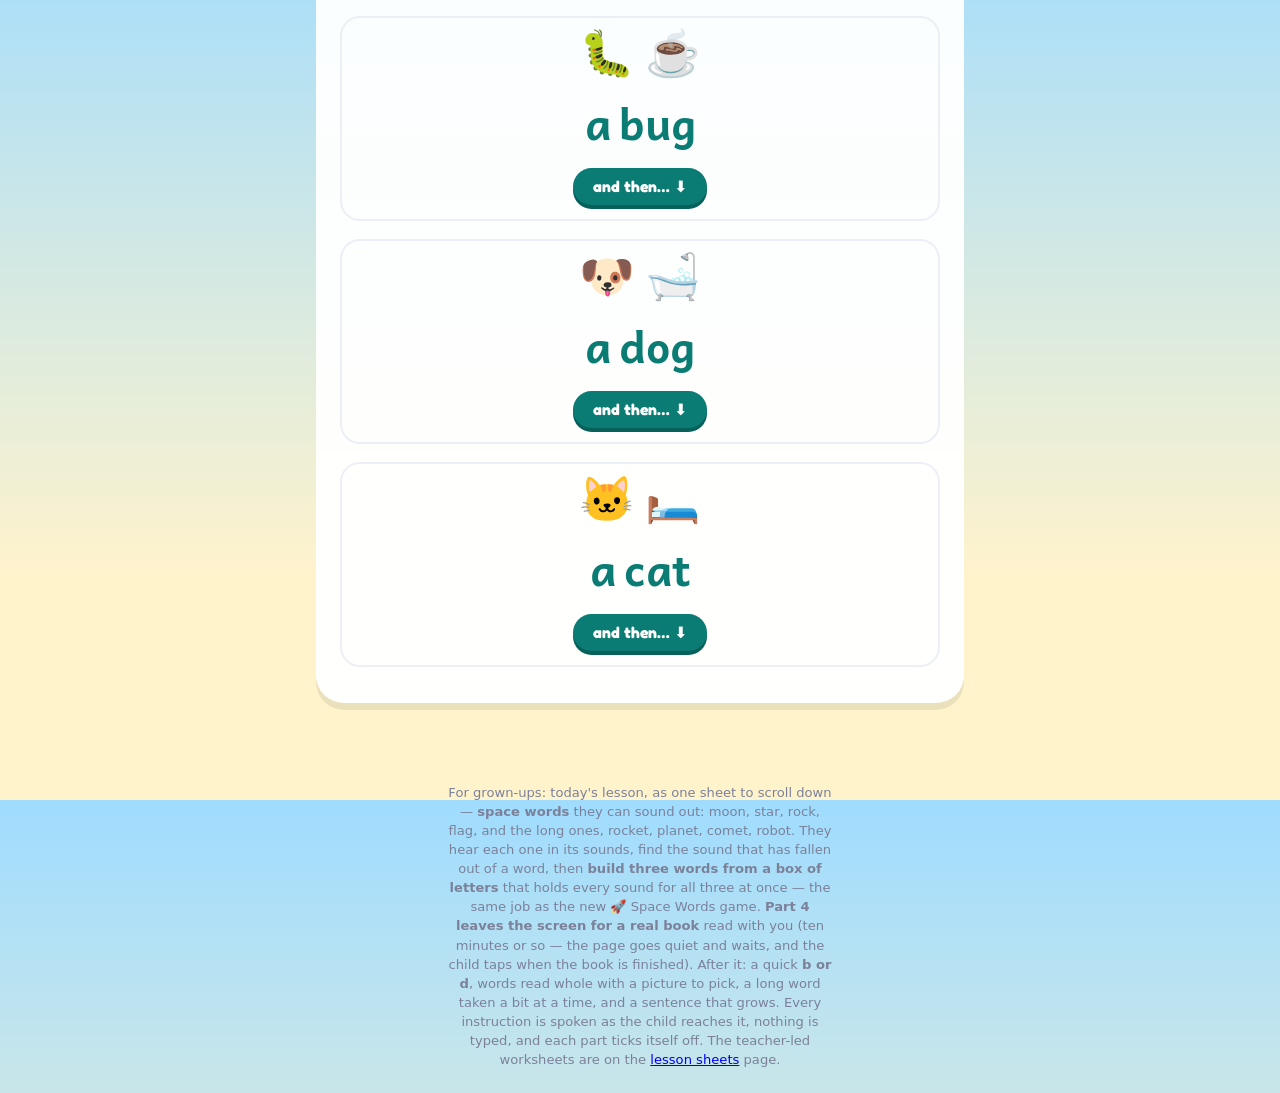
<file: today.html>
<!doctype html>
<html lang="en" translate="no">
<head>
  <meta charset="utf-8">
  <meta name="google" content="notranslate">
  <meta name="viewport" content="width=device-width, initial-scale=1, viewport-fit=cover">
  <title>Today's Lesson · ABC Playground</title>
  <meta name="description" content="Today's reading lesson, one sheet to scroll down: a whole lesson on b and d, then long words a bit at a time and sentences that grow.">
  <meta name="theme-color" content="#9fdcff">
  <link rel="icon" href="data:image/svg+xml,<svg xmlns='http://www.w3.org/2000/svg' viewBox='0 0 100 100'><text y='.9em' font-size='90'>📖</text></svg>">
  <link rel="preconnect" href="https://fonts.googleapis.com">
  <link rel="preconnect" href="https://fonts.gstatic.com" crossorigin>
  <link rel="stylesheet" href="https://fonts.googleapis.com/css2?family=Andika:wght@400;700&family=Fredoka:wght@500;600;700&family=Noto+Color+Emoji&display=swap">
  <link rel="stylesheet" href="css/style.css">
</head>
<body class="days-page today-page">
  <div class="scenery" aria-hidden="true">
    <div class="sun"></div>
    <div class="cloud c1"></div>
    <div class="cloud c2"></div>
    <div class="hill h1"></div>
    <div class="hill h2"></div>
  </div>

  <div id="bar" class="ty-bar">
    <a class="round-btn small" href="index.html" aria-label="Back to the games"><span class="emoji">🏠</span></a>
    <span class="ty-bar-track"><span id="barFill" class="ty-bar-fill"></span></span>
    <span id="barCount" class="ty-bar-count">0 of 8</span>
  </div>

  <main class="days-main today-main" translate="no">
    <h1 class="days-title today-title">Today's Lesson</h1>

    <section class="ty-card ty-intro" id="intro">
      <span class="emoji ty-start-pic">📖</span>
      <h2 class="ty-start-h">Reading, all by yourself</h2>
      <p class="ty-start-p">Up in space: the <b>moon</b>, a <b>star</b>, a <b>rocket</b> and a <b>planet</b> — words you can build yourself. With a <b>real book</b> in the middle.</p>
      <button id="startBtn" class="say-all ty-go"><span class="emoji">▶️</span> Start</button>
      <p class="ty-note">Sound on, please!</p>
    </section>

    <section class="ty-card" id="part1" data-game="space" data-game-name="🚀 Space Words" data-no="1" data-title="Words up in space"
      data-how="Tap each one to hear the sounds in it."
      data-say="Today we are going up into space. Tap each picture, and listen to the sounds its name is made of."></section>

    <section class="ty-card" id="part2" data-game="space" data-game-name="🚀 Space Words" data-no="2" data-title="Which sound is missing?"
      data-how="One sound has fallen out of each word."
      data-say="One sound has fallen out of each word. Say the word, work out which bit is missing, and tap it."></section>

    <section class="ty-card" id="part3" data-game="space" data-game-name="🚀 Space Words" data-no="3" data-title="Build it from the letters"
      data-how="The box has every letter you need. Build each word."
      data-say="Here is a box of letters, with every sound you need for all three words. Build them one sound at a time. Tap a letter you have put down to take it back."></section>

    <section class="ty-card ty-break" id="book" data-no="4" data-nonudge="1" data-title="Now a real book"
      data-how="Put the screen down and get your book."
      data-say="Stop here. It is time for a real book. Put the screen down, get your book, and read it with your teacher. When the book is finished, come back and tap the big button."></section>

    <section class="ty-card" id="part5" data-game="bord" data-game-name="🛏️ b or d?" data-no="5" data-title="A letter is missing"
      data-how="One letter is missing. Blue b, or red d?"
      data-say="Welcome back. Now some words to read. One letter is missing from each one. Remember the bed."></section>

    <section class="ty-card" id="read" data-game="readfind" data-game-name="📘 Read and Find" data-no="6" data-title="Three letters, then four"
      data-how="Read the word, then tap the picture it means."
      data-say="No clues this time. Read the word yourself, then tap the picture it means. Tap the word if you want to hear the sounds."></section>

    <section class="ty-card" id="part6" data-game="join" data-game-name="🧲 Join the Sounds" data-no="7" data-title="Long words, bit by bit"
      data-how="You know the word. Now tap the bits, one at a time."
      data-say="The picture tells you the word. Now tap the bits, one at a time, and say each one."></section>

    <section class="ty-card" id="part7" data-game="grow" data-game-name="🌱 Grow a Sentence" data-no="8" data-title="Grow a sentence"
      data-how="The pictures tell you the sentence. Tap to make it grow."
      data-say="Last one. The pictures tell you what it says. Read a bit, then tap for more."></section>

    <section id="finish" class="ty-finish" hidden>
      <h2 class="ty-finish-h">All finished!</h2>
      <div id="finishStars" class="ty-stars"></div>
      <p id="finishCount" class="ty-finish-p"></p>
      <div class="ty-finish-row">
        <button id="againBtn" class="say-all"><span class="emoji">🔁</span> New words</button>
        <a class="print-link" href="index.html"><span class="emoji">🎮</span> Go and play</a>
      </div>
    </section>

    <p class="days-hint note">For grown-ups: today's lesson, as one sheet to scroll down — <b>space words</b>
      they can sound out: moon, star, rock, flag, and the long ones, rocket, planet, comet, robot. They hear
      each one in its sounds, find the sound that has fallen out of a word, then <b>build three words from a
      box of letters</b> that holds every sound for all three at once — the same job as the new 🚀 Space Words
      game. <b>Part 4 leaves the screen for a real book</b> read with you (ten minutes or so — the page goes
      quiet and waits, and the child taps when the book is finished). After it: a quick <b>b or d</b>, words
      read whole with a picture to pick, a long word taken a bit at a time, and a sentence that grows. Every
      instruction is spoken as the child reaches it, nothing is typed, and each part ticks itself off. The
      teacher-led worksheets are on the <a href="lesson.html">lesson sheets</a> page.</p>
  </main>

  <canvas id="confetti" aria-hidden="true"></canvas>

  <script src="js/data.js"></script>
  <script src="js/settings.js"></script>
  <script src="js/audio.js"></script>
  <script src="js/ui.js"></script>
  <script>
    // Today's Lesson: one sheet, scrolled down, for a child reading on their own. A step on from
    // joining sounds - now whole words are read, then families, then four-sound words, then a
    // sentence. Each part speaks its own instruction when it is scrolled to, marks itself as it
    // goes, and nudges if nothing happens.
    (() => {
      const $ = id => document.getElementById(id);
      const el = UI.el;
      const say = (...parts) => { Sound.unlock(); return Sound.say(...parts); };
      const word = (text, cls = '') => el('span', { class: `letter ty-l ${cls}`, text: UI.showLetter(text) });

      const chunksOf = w => (w.c || [...w.w]);
      const sounded = (bits, w) => [...bits.flatMap(b => [{ sound: b }, 110]), 150, `${w}!`];
      const pairWords = DATA.soundPairs.flatMap(g => g.words);

      // never two of the same picture in one job
      function pick(from, n) {
        const seen = new Set();
        return UI.shuffle(from).filter(w => !w.e || (!seen.has(w.e) && seen.add(w.e))).slice(0, n);
      }

      const PARTS = ['part1', 'part2', 'part3', 'book', 'part5', 'read', 'part6', 'part7'];
      const state = {};     // id -> { done, total, got, finish, announced }
      let wordsRead = 0;

      // ---------- the shell each part sits in ----------
      function card(id, build) {
        const box = $(id);
        const head = el('header', { class: 'ty-head' },
          el('span', { class: 'ty-no', text: box.dataset.no }),
          el('div', { class: 'ty-head-text' },
            el('h2', { class: 'ty-title', text: box.dataset.title }),
            el('p', { class: 'ty-how', text: box.dataset.how })),
          el('button', { class: 'ty-again', 'aria-label': 'Say that again', onclick: () => say(box.dataset.say) },
            el('span', { class: 'emoji', text: '🔊' })));

        const body = el('div', { class: 'ty-body' });
        const tick = el('div', { class: 'ty-done-tag', hidden: 'hidden' },
          el('span', { class: 'emoji', text: '🌟' }), el('span', { text: 'Finished!' }));
        const next = el('button', { class: 'ty-next', hidden: 'hidden' }, 'Next ⬇');
        next.addEventListener('click', () => scrollTo(PARTS[PARTS.indexOf(id) + 1] || 'finish'));

        // once a part is finished, the game that keeps up the same job is one tap away
        // (the book break is not a job the screen can keep up, so it has no game)
        const play = box.dataset.game ? el('a', {
          class: 'ty-play', hidden: 'hidden', href: `index.html?play=${box.dataset.game}`,
        }, el('span', { class: 'emoji', text: '🎮' }), ` Play ${box.dataset.gameName}`) : el('span', { hidden: 'hidden' });

        const me = { done: 0, total: 0, announced: false, body, tick, next, play, box };
        state[id] = me;
        me.score = () => {
          me.done++;
          if (me.done < me.total) return;
          box.classList.add('finished');
          tick.hidden = false;
          next.hidden = false;   // the last part's button goes to the stars
          play.hidden = false;
          Sound.sfx('correct');
          progress();
        };
        box.replaceChildren(head, body, tick, el('div', { class: 'ty-after' }, next, play));
        build(body, me);
      }

      function progress() {
        const done = PARTS.filter(id => state[id].done >= state[id].total).length;
        $('barCount').textContent = `${done} of ${PARTS.length}`;
        $('barFill').style.width = `${(done / PARTS.length) * 100}%`;
        if (done === PARTS.length) finish();
      }

      function scrollTo(id) {
        const box = $(id);
        if (box) box.scrollIntoView({ behavior: 'smooth', block: 'start' });
      }

      // ---------- 1. the space words, in their sounds ----------
      // Nothing to get wrong here: tap a picture, hear the word, then the sounds it is made of,
      // then the word again. Long ones like rocket and planet come apart here, before they have
      // to be built or read further down the sheet.
      function buildSpaceSounds(body, me) {
        const words = pick(DATA.space, 6);
        me.total = words.length;
        body.replaceChildren(el('div', { class: 'ty-space-row' }, ...words.map(w => {
          const btn = el('button', { class: 'ty-space-card', 'aria-label': `say ${w.w}` },
            el('span', { class: 'emoji', text: w.e }),
            el('span', { class: 'letter', text: UI.showLetter(w.w) }));
          btn.addEventListener('click', () => {
            say(`${w.w}.`, 250, ...sounded(w.c, w.w));
            if (btn.classList.contains('got')) return;
            btn.classList.add('got');
            wordsRead++;
            me.score();
          });
          return btn;
        })));
      }

      // ---------- 2. one sound has fallen out ----------
      // The word is there with a hole in it, the picture beside it, and three bits to choose from.
      function missingChunk(body, me) {
        const words = pick(DATA.space.filter(w => w.c.length >= 3), 5);
        const everyBit = [...new Set(DATA.space.flatMap(w => w.c))];
        me.total = words.length;

        body.replaceChildren(...words.map(w => {
          const row = el('div', { class: 'ty-item' });
          const at = UI.pick(w.c.map((_, i) => i));
          const answer = w.c[at];
          const gap = el('span', { class: 'ty-gap' });
          const line = el('div', { class: 'ty-bd-word' }, ...w.c.map((bit, i) => (i === at
            ? gap : el('span', { class: 'letter ty-l', text: UI.showLetter(bit) }))));

          const wrong = UI.shuffle(everyBit.filter(c => c !== answer)).slice(0, 2);
          const picks = el('div', { class: 'ty-bd-picks' }, ...UI.shuffle([answer, ...wrong]).map(bit => {
            const btn = el('button', { class: 'ty-bd-btn is-pair', 'aria-label': bit }, word(bit));
            btn.addEventListener('click', () => {
              if (row.classList.contains('right')) return;
              if (bit !== answer) {
                Sound.sfx('wrong');
                UI.replayClass(btn, 'shake');
                say('That one says', { sound: bit }, 300, 'Listen to the word again:', 200, `${w.w}.`);
                return;
              }
              row.classList.add('right');
              gap.replaceChildren(word(answer, 'is-pair'));
              gap.classList.add('filled');
              Sound.sfx('correct');
              wordsRead++;
              say(...sounded(w.c, w.w), 250, UI.pick(UI.PRAISE));
              me.score();
            });
            return btn;
          }));

          row.append(el('span', { class: 'emoji ty-pic-small', text: w.e }), line, picks);
          return row;
        }));
      }

      // ---------- 3. a box of letters, and words to build out of it ----------
      // The same job as the Space Words game, in the sheet: one box holds every sound of all three
      // words at once, so finding the one you need is the work. A letter put down can be taken back.
      function buildLetterBank(body, me) {
        const words = pick(DATA.space.filter(w => w.c.length <= 5), 3);
        me.total = words.length;
        const rows = el('div', { class: 'ty-bank-rows' });
        const bank = el('div', { class: 'ty-bank' });
        body.replaceChildren(rows, bank);

        const tiles = UI.shuffle(words.flatMap(w => w.c)).map(bit => {
          const tile = el('button', { class: `ty-bank-tile${bit.length > 1 ? ' pair' : ''}`, 'aria-label': bit },
            el('span', { class: 'letter', text: UI.showLetter(bit) }));
          tile.addEventListener('click', () => take(bit, tile));
          return tile;
        });
        bank.replaceChildren(...tiles);

        const state = words.map(w => ({ w, slots: w.c.map(() => null), done: false }));
        let at = 0;

        const paint = () => rows.replaceChildren(...state.map((item, n) => el('div', {
          class: `ty-bank-word${item.done ? ' right' : ''}${n === at ? ' now' : ''}`,
        },
        el('span', { class: 'emoji ty-pic-small', text: item.w.e }),
        ...item.slots.map((bit, i) => {
          const slot = el('button', {
            class: `ty-bank-slot${bit ? ' filled' : ''}${!bit && n === at && item.slots.slice(0, i).every(Boolean) ? ' next' : ''}`,
            'aria-label': bit ? `${bit}, tap to take it back` : 'empty',
          }, bit ? el('span', { class: 'letter', text: UI.showLetter(bit) }) : null);
          if (bit && !item.done) slot.addEventListener('click', () => putBack(n, i));
          return slot;
        }))));

        function take(bit, tile) {
          const item = state[at];
          if (!item || item.done || tile.disabled) return;
          const i = item.slots.findIndex(x => x === null);
          if (i < 0) return;
          tile.disabled = true;
          tile.classList.add('used');
          item.slots[i] = bit;
          Sound.sfx('tap');
          say({ sound: bit });
          paint();
          if (item.slots.every(Boolean)) check();
        }

        function putBack(n, i) {
          const item = state[n];
          if (!item || item.done) return;
          const bit = item.slots[i];
          item.slots[i] = null;
          const tile = tiles.find(t => t.getAttribute('aria-label') === bit && t.disabled);
          if (tile) { tile.disabled = false; tile.classList.remove('used'); }
          Sound.sfx('tap');
          paint();
        }

        function check() {
          const item = state[at];
          if (item.slots.join('') !== item.w.c.join('')) {
            Sound.sfx('wrong');
            say('Not quite.', 250, 'Listen:', 200, ...sounded(item.w.c, item.w.w), 250, 'Tap a letter to take it back.');
            return;
          }
          item.done = true;
          Sound.sfx('correct');
          wordsRead++;
          say(...sounded(item.w.c, item.w.w), 250, UI.pick(UI.PRAISE));
          const nextOne = state.findIndex(x => !x.done);
          at = nextOne < 0 ? state.length - 1 : nextOne;
          paint();
          me.score();
        }

        paint();
      }
      const bedCard = () => {
        const bed = el('button', { class: 'ty-bed', 'aria-label': 'The bed trick' },
          el('span', { class: 'emoji', text: '🛏️' }),
          el('span', { class: 'letter ty-bed-word' },
            el('span', { class: 'is-b', text: 'b' }), el('span', { text: 'e' }), el('span', { class: 'is-d', text: 'd' })));
        bed.addEventListener('click', () => say('b is blue.', 250, 'd is red.', 300, 'Think of the word bed.', 250, 'Blue b at the front, red d at the back.'));
        return bed;
      };

      // ---------- 2 and 3. the missing letter, at the start and at the end ----------
      function missingLetter(where) {
        return (body, me) => {
          const every = [...DATA.cvc, ...DATA.cvcc, ...pairWords].filter(w => w.e && w.w.length <= 5);
          const starts = every.filter(w => 'bd'.includes(w.w[0]));
          const ends = every.filter(w => 'bd'.includes(w.w[w.w.length - 1]) && !'bd'.includes(w.w[0]));
          const words = where === 'start' ? pick(starts, 6)
            : where === 'end' ? pick(ends, Math.min(6, ends.length))
              : UI.shuffle([...pick(starts, 3), ...pick(ends, 3)]);
          me.total = words.length;

          body.replaceChildren(...words.map(w => {
            const row = el('div', { class: 'ty-item' });
            const at = 'bd'.includes(w.w[0]) && where !== 'end' ? 0 : w.w.length - 1;
            const want = w.w[at];
            const gap = el('span', { class: 'ty-gap' });
            const line = el('div', { class: 'ty-bd-word' }, ...[...w.w].map((l, i) => (i === at
              ? gap
              : el('span', { class: `letter ty-l${'bd'.includes(l) ? ` is-${l}` : ''}`, text: UI.showLetter(l) }))));

            const picks = el('div', { class: 'ty-bd-picks' }, ...['b', 'd'].map(letter => {
              const btn = el('button', { class: `ty-bd-btn is-${letter}`, 'aria-label': `the letter ${letter}` },
                word(letter), el('span', { class: 'emoji', text: letter === 'b' ? '🔵' : '🔴' }));
              btn.addEventListener('click', () => {
                if (row.classList.contains('right')) return;
                if (letter !== want) {
                  Sound.sfx('wrong');
                  UI.replayClass(btn, 'shake');
                  say(`That is the ${letter === 'b' ? 'blue' : 'red'} one.`, 250, 'Look at the bed:', 200, 'blue b at the front, red d at the back.');
                  return;
                }
                row.classList.add('right');
                gap.replaceChildren(word(want, `is-${want}`));
                gap.classList.add('filled');
                Sound.sfx('correct');
                wordsRead++;
                say(...sounded(chunksOf(w), w.w), 250, UI.pick(UI.PRAISE));
                me.score();
              });
              return btn;
            }));

            // the picture is always there: this job is about the letter, not about guessing the word
            row.append(el('span', { class: 'emoji ty-pic-small', text: w.e }), line, picks);
            return row;
          }));
          body.append(bedCard());
        };
      }

      // ---------- 6. three letters, then four: the whole word, read ----------
      // Nothing is said first and no letter is missing. The word is there, the pictures are there,
      // and the only way through is to read it. Three short ones to settle in, then three longer
      // ones, every one of them carrying a b or a d. Tapping the word sounds it out, for when they
      // are stuck - it costs them nothing to ask.
      function buildReadWords(body, me) {
        const seen = new Set();
        const every = [...DATA.cvc, ...DATA.cvcc, ...pairWords].filter(w => w.e && !seen.has(w.w) && seen.add(w.w));
        const spaceOnes = pick(DATA.space.filter(w => w.w.length <= 4), 3);
        const withBD = n => every.filter(w => w.w.length === n && /[bd]/.test(w.w));
        const words = [...spaceOnes, ...pick(withBD(4), 3)];
        me.total = words.length;

        body.replaceChildren(...words.map(w => {
          const row = el('div', { class: 'ty-item' });
          const line = el('button', { class: 'ty-word', 'aria-label': `sound out ${w.w}` },
            ...[...w.w].map(l => word(l, 'bd'.includes(l) ? `is-${l}` : '')));
          line.addEventListener('click', () => say(...sounded(chunksOf(w), w.w)));

          // the wrong pictures are words of the same length, so the shape of the word is no clue
          const wrong = pick(every.filter(x => x.w.length === w.w.length && x.w !== w.w && x.e !== w.e), 2);
          const pics = el('div', { class: 'ty-pics' }, ...UI.shuffle([w, ...wrong]).map(x => {
            const btn = el('button', { class: 'ty-pic-btn', 'aria-label': x.w }, el('span', { class: 'emoji', text: x.e }));
            btn.addEventListener('click', () => {
              if (row.classList.contains('right')) return;
              if (x.w !== w.w) {
                Sound.sfx('wrong');
                UI.replayClass(btn, 'shake');
                say(`That one is ${x.w}.`, 250, 'Read it again:', 200, ...sounded(chunksOf(w), w.w));
                return;
              }
              row.classList.add('right');
              btn.classList.add('right');
              Sound.sfx('correct');
              wordsRead++;
              say(...sounded(chunksOf(w), w.w), 250, UI.pick(UI.PRAISE));
              me.score();
            });
            return btn;
          }));
          row.append(line, pics);
          return row;
        }));
      }

      // ---------- 7. long words, bit by bit ----------
      // The picture is shown from the start and the word is said first, so the only job left is
      // tapping the bits in order; the next one to tap glows.
      function buildChunks(body, me) {
        const everyPair = [...DATA.soundPairs, ...DATA.morePairs].flatMap(g => g.words);
        const longOnes = DATA.space.filter(w => w.c.length >= 5);
        const words = [...pick(longOnes, 3), ...pick(everyPair.filter(w => w.c.length >= 4), 1)];
        me.total = words.length;

        body.replaceChildren(...words.map(w => {
          const row = el('div', { class: 'ty-item chunks' });
          const head = el('button', { class: 'ty-chunk-head', 'aria-label': `say ${w.w}` },
            el('span', { class: 'emoji ty-pic-small', text: w.e }),
            el('span', { class: 'letter ty-chunk-word', text: UI.showLetter(w.w) }));
          head.addEventListener('click', () => say(`${w.w}.`, 200, `${w.w}!`));

          let pos = 0;
          const tiles = w.c.map((bit, i) => {
            const tile = el('button', { class: `ty-chunk${bit.length > 1 ? ' pair' : ''}${i === 0 ? ' next' : ''}`, 'aria-label': bit }, word(bit));
            tile.addEventListener('click', () => {
              if (row.classList.contains('right')) return;
              if (i !== pos) {
                Sound.sfx('wrong');
                UI.replayClass(tile, 'shake');
                UI.replayClass(tiles[pos], 'bounce');
                say('This bit is next.');
                return;
              }
              Sound.sfx('tap');
              tile.classList.add('got');
              tile.classList.remove('next');
              pos++;
              if (tiles[pos]) tiles[pos].classList.add('next');
              if (pos < w.c.length) { say({ sound: bit }); return; }
              row.classList.add('right');
              wordsRead++;
              say(...sounded(w.c, w.w), 250, UI.pick(UI.PRAISE));
              me.score();
            });
            return tile;
          });
          row.append(head, el('div', { class: 'ty-chunks' }, ...tiles));
          return row;
        }));
      }

      // ---------- 8. a sentence that grows ----------
      // The pictures are there from the start, so they know what it is about before they read,
      // and it comes in three small steps instead of two big ones.
      function buildGrow(body, me) {
        const bdWord = w => /[bd]/.test(w);
        const made = UI.shuffle(DATA.sentences).map(s2 => {
          const ws = s2.split(' ');
          return { s: s2, words: ws, pics: ws.filter(x => DATA.pics[x]).map(x => DATA.pics[x]), bd: ws.some(bdWord) };
        }).filter(x => x.pics.length === 2);
        const chosen = made.filter(x => x.bd).concat(made).slice(0, 3);
        me.total = chosen.length;

        body.replaceChildren(...chosen.map(item => {
          const row = el('div', { class: 'ty-item grow' });
          const joiner = item.words.findIndex(x => ['in', 'on', 'up', 'at'].includes(x));
          const cut = joiner > 0 ? joiner : 2;
          const steps = [item.words.slice(0, cut), item.words.slice(0, cut + 2), item.words];
          let at = 0;

          const pics = el('div', { class: 'ty-grow-pics' }, ...item.pics.map(e => el('span', { class: 'emoji', text: e })));
          const line = el('div', { class: 'ty-sentence' });
          const more = el('button', { class: 'ty-more' }, 'and then… ⬇');

          const draw = () => {
            line.replaceChildren(...steps[at].map((x, i) => word(x, i >= (at ? steps[at - 1].length : 0) ? 'fresh' : '')));
            UI.replayClass(line, 'bounce');
          };
          const read = () => say(...steps[at].flatMap(x => [x, 80]), 200, `${steps[at].join(' ')}.`);
          line.addEventListener('click', read);
          more.addEventListener('click', () => {
            if (at >= steps.length - 1) return;
            at++;
            draw();
            if (at < steps.length - 1) { read(); return; }
            more.hidden = true;
            row.classList.add('right');
            wordsRead += item.words.length;
            say(...item.words.flatMap(x => [x, 80]), 250, `${item.s}!`, 250, UI.pick(UI.PRAISE));
            me.score();
          });
          draw();
          read();
          row.append(pics, line, more);
          return row;
        }));
      }

      // ---------- the break: a real book, halfway down ----------
      // Halfway through, the lesson leaves the screen and goes to a real book with the teacher.
      // It is a numbered part like all the others so the child can see it belongs to the lesson
      // rather than being a stop, and the page stays quiet while they are away from it.
      function buildBookBreak(body, me) {
        me.total = 1;
        const done = el('button', { class: 'ty-book-btn' },
          el('span', { class: 'emoji', text: '✅' }), el('span', { text: 'We read our book!' }));
        done.addEventListener('click', () => {
          if (done.disabled) return;
          done.disabled = true;
          say('Well done. That was lovely reading.', 300, 'Now, back to b and d.');
          me.score();
        });
        body.replaceChildren(el('div', { class: 'ty-book' },
          el('span', { class: 'emoji ty-book-pic', text: '📚' }),
          el('p', { class: 'ty-book-p' }, 'Time for a real book, with your teacher.'),
          el('p', { class: 'ty-book-small' }, 'Tap this when the book is finished.'),
          done));
      }

      // ---------- the end ----------
      function finish() {
        if (!$('finish').hidden) return;
        $('finish').hidden = false;
        $('finishStars').replaceChildren(...Array.from({ length: 5 }, (_, i) =>
          el('span', { class: 'emoji ty-star pop-in', style: `animation-delay:${i * 0.1}s`, text: '⭐' })));
        $('finishCount').textContent = `You read ${wordsRead} words all by yourself.`;
        setTimeout(() => scrollTo('finish'), 400);
        UI.confetti();
        Sound.sfx('win');
        say('You finished the whole lesson!', 300, `You read ${wordsRead} words all by yourself.`, 300, 'Brilliant!');
      }

      // ---------- building, and telling the child what to do ----------
      function build() {
        $('finish').hidden = true;
        wordsRead = 0;
        card('part1', buildSpaceSounds);
        card('part2', missingChunk);
        card('part3', buildLetterBank);
        card('book', buildBookBreak);
        card('part5', missingLetter('either'));
        card('read', buildReadWords);
        card('part6', buildChunks);
        card('part7', buildGrow);
        PARTS.forEach(id => { state[id].announced = false; });
        progress();
      }

      // Each part says what to do as it is scrolled to, once, so nobody has to read the
      // instruction. Watching the scroll rather than the intersections keeps it simple: the
      // part filling most of the screen is the one being worked on.
      let watching = false;
      let scrollWait = 0;

      function partInView() {
        let best = null;
        let most = 0;
        PARTS.forEach(id => {
          const r = $(id).getBoundingClientRect();
          const seen = Math.min(r.bottom, innerHeight) - Math.max(r.top, 0);
          if (seen > most) { most = seen; best = id; }
        });
        return most > Math.min(innerHeight * 0.4, 260) ? best : null;
      }

      function announceHere() {
        const id = partInView();
        if (!id) return;
        const me = state[id];
        if (!me || me.announced || me.done >= me.total) return;
        me.announced = true;
        say($(id).dataset.say);
        nudgeLater(id);
      }

      function watchParts() {
        if (watching) return;
        watching = true;
        addEventListener('scroll', () => {
          clearTimeout(scrollWait);
          scrollWait = setTimeout(announceHere, 350);
        }, { passive: true });
      }

      // nothing tapped for a while? say it again, once
      let nudge = 0;
      function nudgeLater(id) {
        clearTimeout(nudge);
        if ($(id).dataset.nonudge) return;   // they are away from the screen, reading a book
        nudge = setTimeout(() => {
          const me = state[id];
          if (!me || me.done >= me.total) return;
          const box = $(id);
          const seen = box.getBoundingClientRect();
          if (seen.bottom < 0 || seen.top > innerHeight) return;   // they have moved on
          say(box.dataset.say);
        }, 14000);
      }
      document.addEventListener('pointerdown', e => {
        const box = e.target.closest && e.target.closest('.ty-card');
        if (!box || !state[box.id]) return;
        // they are busy with this part: no need to read the instruction out over the top of it
        state[box.id].announced = true;
        nudgeLater(box.id);
      }, true);

      $('startBtn').addEventListener('click', () => {
        Sound.unlock();
        say('Today we are going up into space.', 250, 'Moon. Star. Rocket. Planet.');
        watchParts();
        setTimeout(() => scrollTo('part1'), 600);
      });
      $('againBtn').addEventListener('click', () => {
        build();
        scrollTo('part1');
        say('New words! Off you go.');
      });

      build();
      document.addEventListener('pointerdown', () => { Sound.unlock(); watchParts(); }, { once: true, capture: true });
    })();
  </script>
</body>
</html>
</file>
<file: css/style.css>
:root {
  --bd-blue: #1f6fd0;   /* b is blue: b for blue */
  --bd-red: #e0322f;    /* and d is red */
  --ink: #2b2d42;
  --soft-ink: #62647c;
  --sky-top: #9fdcff;
  --sky-bottom: #fff3cc;
  --coral: #ff6b6b;
  --sun: #ffd93d;
  --mint: #43aa8b;
  --blue: #4d96ff;
  --grape: #9b5de5;
  --pink: #f15bb5;
  --c: var(--grape);
  --font-ui: "Fredoka", "Comic Sans MS", system-ui, sans-serif;
  --font-letter: "Andika", "Comic Sans MS", "Chalkboard SE", sans-serif;
  --font-emoji: "Noto Color Emoji", "Apple Color Emoji", "Segoe UI Emoji", sans-serif;
}

* { box-sizing: border-box; }

html, body { height: 100%; overscroll-behavior: none; }

body {
  margin: 0;
  font-family: var(--font-ui);
  color: var(--ink);
  background: linear-gradient(180deg, var(--sky-top), var(--sky-bottom) 75%);
  overflow: hidden;
  -webkit-tap-highlight-color: transparent;
  -webkit-user-select: none;
  user-select: none;
  touch-action: manipulation;
}

button {
  font: inherit;
  color: inherit;
  border: 0;
  background: none;
  padding: 0;
  cursor: pointer;
  touch-action: manipulation;
}
button:focus-visible { outline: 4px solid var(--blue); outline-offset: 3px; }

.emoji { font-family: var(--font-emoji); line-height: 1; font-weight: 400; }
.letter { font-family: var(--font-letter); font-weight: 700; line-height: 1; }
[hidden] { display: none !important; }

/* ---------- scenery ---------- */
.scenery { position: fixed; inset: 0; overflow: hidden; pointer-events: none; z-index: 0; }
.sun {
  position: absolute; top: -70px; right: -70px; width: 240px; height: 240px; border-radius: 50%;
  background:
    radial-gradient(circle, #ffe45c 0 36%, transparent 37%),
    repeating-conic-gradient(rgba(255, 217, 61, .5) 0 10deg, transparent 10deg 20deg);
  animation: spin 50s linear infinite;
}
.cloud {
  position: absolute; left: 0; width: 150px; height: 46px; border-radius: 46px; background: #fff; opacity: .85;
  animation: drift linear infinite;
}
.cloud::before, .cloud::after { content: ""; position: absolute; background: #fff; border-radius: 50%; }
.cloud::before { width: 64px; height: 64px; top: -32px; left: 22px; }
.cloud::after { width: 84px; height: 84px; top: -46px; right: 18px; }
.cloud.c1 { top: 16%; animation-duration: 75s; animation-delay: -20s; }
.cloud.c2 { top: 42%; animation-duration: 95s; animation-delay: -60s; opacity: .6; transform: scale(.7); }
.cloud.c3 { top: 8%; animation-duration: 120s; animation-delay: -95s; opacity: .7; }
.hill { position: absolute; border-radius: 50%; }
.hill.h1 { left: -15%; bottom: -170px; width: 75%; height: 320px; background: #9be09b; }
.hill.h2 { right: -20%; bottom: -200px; width: 85%; height: 360px; background: #7dd181; }

/* ---------- screens ---------- */
#app { position: relative; z-index: 1; height: 100vh; height: 100dvh; }
.screen {
  position: absolute; inset: 0; display: none; flex-direction: column;
  padding: max(12px, env(safe-area-inset-top)) max(16px, env(safe-area-inset-right)) max(12px, env(safe-area-inset-bottom)) max(16px, env(safe-area-inset-left));
}
.screen.active { display: flex; }

/* ---------- home ---------- */
#home { align-items: center; overflow-y: auto; }
.home-top { width: 100%; display: flex; justify-content: space-between; align-items: center; }
.star-count {
  display: flex; align-items: center; gap: 8px; padding: 8px 20px 8px 14px; border-radius: 999px;
  background: #fff; font-size: 1.6rem; font-weight: 700; box-shadow: 0 5px 0 rgba(0, 0, 0, .08);
}
.grownups-wrap { position: relative; }

/* ---------- players ---------- */
#players { align-items: center; overflow-y: auto; }
.players-title {
  margin: 4vh 0 0; text-align: center; font-weight: 700; color: var(--grape); line-height: 1.1;
  font-size: clamp(2.2rem, 7.5vw, 4rem);
  text-shadow: 3px 3px 0 #fff, -3px 3px 0 #fff, 3px -3px 0 #fff, -3px -3px 0 #fff, 0 6px 0 rgba(0, 0, 0, .1);
}
.player-grid {
  display: flex; flex-wrap: wrap; justify-content: center; align-content: center; gap: clamp(14px, 3vw, 28px);
  width: min(100%, 760px); margin: auto; padding: 3vh 0 5vh;
}
.player-card {
  flex: 1 1 140px; max-width: 200px; aspect-ratio: 1 / 1.12; border-radius: 30px; background: #fff;
  border: 6px solid var(--c); box-shadow: 0 9px 0 var(--c);
  display: flex; flex-direction: column; align-items: center; justify-content: center; gap: 6px; padding: 12px;
  animation: tile-in .5s both; animation-delay: var(--d);
}
.player-card:active { transform: translateY(5px); box-shadow: 0 4px 0 var(--c); }
.player-card.add { --c: #b9b3cc; border-style: dashed; background: rgba(255, 255, 255, .7); }
.player-avatar {
  width: 62%; aspect-ratio: 1; border-radius: 50%; background: #f5f2fb; display: grid; place-items: center;
  font-size: clamp(2.8rem, 9vw, 4.4rem);
}
.player-name {
  max-width: 100%; overflow: hidden; text-overflow: ellipsis; white-space: nowrap;
  font-weight: 700; font-size: clamp(1.15rem, 3vw, 1.6rem);
}
.player-stars { color: var(--soft-ink); font-weight: 600; }

.player-chip {
  --c: var(--grape); display: flex; align-items: center; gap: 8px; max-width: calc(100% - 70px);
  padding: 5px 16px 5px 5px; border-radius: 999px; background: #fff; box-shadow: 0 5px 0 rgba(0, 0, 0, .08);
  font-weight: 700; font-size: 1.25rem;
}
.player-chip:active { transform: translateY(3px); box-shadow: 0 2px 0 rgba(0, 0, 0, .08); }
.chip-avatar { flex: none; width: 44px; height: 44px; border-radius: 50%; background: var(--c); display: grid; place-items: center; font-size: 1.6rem; }
.chip-name { min-width: 0; overflow: hidden; text-overflow: ellipsis; white-space: nowrap; }
.chip-stars { flex: none; color: var(--soft-ink); font-weight: 600; }

.add-player-panel { width: min(100%, 460px); padding: 26px clamp(18px, 4vw, 32px) 22px; animation: pop-in .35s; }
.add-player-panel h2 { margin: 0 0 14px; font-size: 1.7rem; }
.field-label { display: block; margin: 0 0 8px; font-weight: 600; color: var(--soft-ink); }
.name-input {
  width: 100%; margin-bottom: 16px; padding: 12px 16px; border-radius: 16px; border: 3px solid #e2dcf0;
  font: inherit; font-size: 1.5rem; color: var(--ink); background: #fff; -webkit-user-select: text; user-select: text;
}
.name-input:focus { outline: none; border-color: var(--grape); }
.avatar-choices { display: grid; grid-template-columns: repeat(6, 1fr); gap: 8px; margin-bottom: 20px; }
.avatar-choice { aspect-ratio: 1; border-radius: 16px; background: #f5f3fa; display: grid; place-items: center; font-size: clamp(1.5rem, 6vw, 2.2rem); }
.avatar-choice.on { background: #efe5ff; box-shadow: 0 0 0 3px var(--grape); }
.form-actions { display: flex; justify-content: flex-end; gap: 10px; }
.form-actions .done-btn { width: auto; margin: 0; padding: 12px 28px; }

.player-list { display: grid; gap: 8px; margin-bottom: 12px; }
.player-row { display: flex; align-items: center; gap: 10px; padding: 8px 10px; border-radius: 14px; background: #f7f5fb; }
.player-row.current { box-shadow: inset 0 0 0 2px var(--grape); }
.row-avatar { font-size: 1.6rem; }
.row-name { flex: 1; min-width: 0; overflow: hidden; text-overflow: ellipsis; white-space: nowrap; font-weight: 600; }
.row-stars { color: var(--soft-ink); font-size: .95rem; white-space: nowrap; }
.icon-btn { flex: none; width: 40px; height: 40px; border-radius: 10px; background: #fff; display: grid; place-items: center; font-size: 1.1rem; }
.for-player { margin: 0; padding: 14px 0 0; border-top: 2px solid #f0edf7; color: var(--soft-ink); font-family: system-ui, sans-serif; }
#playerSettings > section:first-of-type { border-top: 0; }
.grownups {
  position: relative; width: 54px; height: 54px; border-radius: 50%; background: rgba(255, 255, 255, .75);
  display: grid; place-items: center; font-size: 1.6rem; box-shadow: 0 4px 0 rgba(0, 0, 0, .06);
  -webkit-touch-callout: none;
}
.hold-ring { position: absolute; inset: -3px; width: 60px; height: 60px; transform: rotate(-90deg); pointer-events: none; }
.hold-ring circle { fill: none; stroke: var(--grape); stroke-width: 5; stroke-linecap: round; stroke-dasharray: 170; stroke-dashoffset: 170; }
.grownups.holding .hold-ring circle { transition: stroke-dashoffset 1s linear; stroke-dashoffset: 0; }
.hold-tip {
  position: absolute; right: 0; top: 64px; white-space: nowrap; background: var(--ink); color: #fff;
  padding: 8px 12px; border-radius: 12px; font-size: .95rem; z-index: 5; animation: fade .2s;
}

.title {
  margin: 1.5vh 0 0; text-align: center; font-weight: 700; line-height: 1.05;
  font-size: clamp(2.6rem, 8.5vw, 5.2rem);
}
.title .word { display: inline-block; white-space: nowrap; margin: 0 .18em; }
.title .word span {
  display: inline-block; color: var(--c);
  text-shadow: 3px 3px 0 #fff, -3px 3px 0 #fff, 3px -3px 0 #fff, -3px -3px 0 #fff, 0 7px 0 rgba(0, 0, 0, .12);
  animation: bob 2.6s ease-in-out infinite; animation-delay: var(--d);
}

.game-grid {
  display: flex; flex-wrap: wrap; justify-content: center; align-content: center;
  gap: clamp(12px, 2.5vw, 26px); width: min(100%, 760px); margin: auto; padding: 3vh 0 4vh;
}
.game-tile {
  flex: 1 1 160px; max-width: 210px; aspect-ratio: 1 / 1.08; border-radius: 30px; background: var(--c); color: #fff;
  display: flex; flex-direction: column; align-items: center; justify-content: center; gap: 10px; padding: 12px;
  box-shadow: 0 9px 0 rgba(0, 0, 0, .2), inset 0 -8px 0 rgba(0, 0, 0, .08);
  transition: transform .15s, box-shadow .15s;
  animation: tile-in .55s both; animation-delay: var(--d);
}
@media (min-width: 600px) { .game-tile { flex-basis: 200px; } }
.game-tile:hover { transform: translateY(-4px) rotate(-1.5deg); }
.game-tile:active { transform: translateY(5px); box-shadow: 0 4px 0 rgba(0, 0, 0, .2); }
.tile-icon {
  width: 64%; aspect-ratio: 1; border-radius: 50%; background: rgba(255, 255, 255, .28);
  display: grid; place-items: center; font-size: clamp(3rem, 8vw, 4.6rem);
}
.tile-name { font-size: clamp(1.1rem, 2.3vw, 1.45rem); font-weight: 600; text-align: center; text-shadow: 0 2px 0 rgba(0, 0, 0, .15); }
.tile-pips { display: flex; gap: 7px; }
.pip { width: 13px; height: 13px; border-radius: 50%; background: rgba(255, 255, 255, .3); box-shadow: inset 0 0 0 2px rgba(255, 255, 255, .85); }
.pip.on { background: #ffd93d; box-shadow: 0 0 0 2px #fff; }

.print-link {
  position: relative; display: inline-flex; align-items: center; gap: 8px; margin: 0 auto 1vh; padding: 10px 20px;
  border-radius: 999px; background: rgba(255, 255, 255, .88); color: var(--ink); font-weight: 600; font-size: 1.05rem;
  text-decoration: none; box-shadow: 0 4px 0 rgba(0, 0, 0, .08);
}
.print-link:active { transform: translateY(3px); box-shadow: 0 1px 0 rgba(0, 0, 0, .08); }
.home-links { display: flex; flex-wrap: wrap; justify-content: center; gap: 10px; margin: 0 auto 1vh; }
.home-links .print-link { margin: 0; }
/* today's lesson sits above the games, where it is the first thing anyone sees */
.lesson-btn {
  display: flex; align-items: center; gap: clamp(10px, 3vw, 18px); width: min(100%, 420px);
  margin: 0 auto clamp(10px, 2vh, 18px); padding: clamp(10px, 2.6vw, 16px) clamp(14px, 4vw, 22px);
  border-radius: 24px; background: #0a7c74; color: #fff; text-decoration: none;
  box-shadow: 0 6px 0 #06615b; animation: pop-in .5s both;
}
.lesson-btn:active { transform: translateY(5px); box-shadow: 0 1px 0 #06615b; }
.lesson-btn .emoji { font-size: clamp(1.8rem, 7vw, 2.6rem); }
.lesson-btn-text { display: flex; flex-direction: column; line-height: 1.2; flex: 1; min-width: 0; }
.lesson-btn-text b { font-size: clamp(1.05rem, 4.4vw, 1.4rem); font-weight: 600; }
.lesson-btn-text span { font-size: clamp(.78rem, 3vw, .95rem); opacity: .85; }
.lesson-btn-go { font-size: clamp(1.2rem, 5vw, 1.6rem); opacity: .9; }

/* ---------- level screen ---------- */
.levels-title {
  margin: 0; text-align: center; color: var(--c); font-size: clamp(1.5rem, 5vw, 2.6rem); line-height: 1.1;
  text-shadow: 2px 2px 0 #fff, -2px 2px 0 #fff, 2px -2px 0 #fff, -2px -2px 0 #fff;
}
.round-btn-spacer { flex: none; width: clamp(56px, 9vmin, 76px); }
.level-grid {
  --gap: clamp(10px, 3vw, 28px);
  flex: 1; min-height: 0; overflow-y: auto; display: flex; flex-wrap: wrap; align-items: center; align-content: center;
  justify-content: center; gap: calc(var(--gap) + 8px) var(--gap); padding: 4vh 6px;
}
.level-card {
  position: relative; flex: 0 1 calc((100% - 2 * var(--gap)) / 3 - 1px); min-width: 0; max-width: min(200px, 34vh); aspect-ratio: 1 / 1.1; border-radius: clamp(20px, 4vmin, 32px);
  background: #fff; border: clamp(4px, 1vmin, 6px) solid var(--c); box-shadow: 0 8px 0 var(--c);
  display: flex; flex-direction: column; align-items: center; justify-content: center; gap: clamp(2px, 1vmin, 6px);
  padding: clamp(6px, 2vmin, 14px);
  animation: tile-in .5s both; animation-delay: var(--d);
}
.level-card:active { transform: translateY(5px); box-shadow: 0 4px 0 var(--c); }
.level-num { font-weight: 700; font-size: clamp(2.6rem, 11vmin, 5.5rem); line-height: 1; color: var(--c); }
.level-stars { font-size: clamp(.8rem, 3.6vmin, 1.8rem); letter-spacing: 1px; white-space: nowrap; max-width: 100%; }
/* past five levels the stars shrink, so the row still fits inside its card */
.level-stars.many { font-size: min(clamp(.8rem, 3.6vmin, 1.8rem), calc(34vmin / var(--stars, 5) * .62)); }
.level-desc { font-size: clamp(.7rem, 2.2vmin, 1rem); color: var(--soft-ink); text-align: center; line-height: 1.2; }
.level-badge {
  position: absolute; top: -14px; right: -12px; width: clamp(34px, 9vmin, 52px); aspect-ratio: 1; border-radius: 50%; background: #fff;
  display: grid; place-items: center; font-size: clamp(1.1rem, 5vmin, 1.8rem); box-shadow: 0 4px 0 rgba(0, 0, 0, .12);
}
.level-card.done { background: #fffbe8; }
.level-card.locked { border-color: #cfcfdb; box-shadow: 0 9px 0 #cfcfdb; }
.level-card.locked .level-num, .level-card.locked .level-stars, .level-card.locked .level-desc { filter: grayscale(1); opacity: .45; }
.level-card.locked .level-num { color: #8c8ca3; }
.level-card.next { animation: tile-in .5s both, breathe 1.8s ease-in-out .7s infinite; }
@keyframes breathe { 50% { transform: scale(1.05); } }

/* ---------- game screen ---------- */
.game-top { display: flex; align-items: center; justify-content: space-between; gap: 12px; position: relative; z-index: 3; }
.round-btn {
  width: clamp(56px, 9vmin, 76px); aspect-ratio: 1; border-radius: 50%; background: #fff; flex: none;
  display: grid; place-items: center; font-size: clamp(1.7rem, 4.6vmin, 2.3rem);
  box-shadow: 0 6px 0 rgba(0, 0, 0, .12);
}
.round-btn:active { transform: translateY(3px); box-shadow: 0 3px 0 rgba(0, 0, 0, .12); }
.game-mid { display: flex; align-items: center; gap: clamp(6px, 1.5vw, 12px); min-width: 0; }
.level-chip {
  flex: none; width: clamp(38px, 7vmin, 52px); aspect-ratio: 1; border-radius: 50%; background: var(--c); color: #fff;
  display: grid; place-items: center; font-weight: 700; font-size: clamp(1.2rem, 4vmin, 1.8rem);
  box-shadow: 0 4px 0 rgba(0, 0, 0, .15);
}
.progress {
  display: flex; gap: clamp(1px, 1vw, 10px); padding: 8px 12px; border-radius: 999px; background: rgba(255, 255, 255, .7);
  min-width: 0;
}
.progress:empty { visibility: hidden; }
.progress .dot { font-size: clamp(1rem, 4.5vmin, 2.2rem); filter: grayscale(1) opacity(.3); transition: filter .3s; }
.progress .dot.on { filter: none; }

.stage {
  flex: 1; min-height: 0; position: relative; display: flex; flex-direction: column; align-items: center; justify-content: center;
  gap: clamp(14px, 3.5vh, 36px); padding-top: 10px;
}

/* shared picture card */
.picture-card {
  position: relative; flex: none; width: clamp(130px, 34vmin, 290px); aspect-ratio: 1; border-radius: 36px;
  background: #fff; border: 6px solid var(--c); box-shadow: 0 10px 0 rgba(0, 0, 0, .1);
  display: grid; place-items: center;
}
.picture-card .picture { font-size: clamp(5.6rem, 24vmin, 12rem); }
.speaker {
  position: absolute; right: -14px; bottom: -14px; width: clamp(44px, 8vmin, 58px); aspect-ratio: 1; border-radius: 50%;
  background: var(--c); display: grid; place-items: center; font-size: clamp(1.3rem, 3.6vmin, 1.7rem);
  box-shadow: 0 4px 0 rgba(0, 0, 0, .15);
}

.choices { display: flex; flex-wrap: wrap; justify-content: center; gap: clamp(12px, 3vw, 34px); width: 100%; }

.letter-btn {
  width: clamp(100px, 25vmin, 190px); aspect-ratio: 1; border-radius: 30px; background: #fff; color: var(--bc);
  border: 5px solid var(--bc); box-shadow: 0 8px 0 var(--bc);
  display: grid; place-items: center; font-size: clamp(4rem, 16vmin, 7.2rem);
  transition: transform .12s, opacity .3s, filter .3s;
}
.letter-btn:active, .pic-btn:active { transform: translateY(5px); }

.pic-btn {
  width: clamp(112px, 28vmin, 220px); aspect-ratio: 1; border-radius: 30px; background: #fff;
  border: 5px solid #ffd3ec; box-shadow: 0 8px 0 rgba(0, 0, 0, .1);
  display: grid; place-items: center; font-size: clamp(4.3rem, 17vmin, 8.8rem);
  transition: transform .2s, border-color .2s, box-shadow .2s, opacity .3s, filter .3s;
}
.pic-btn.speaking { transform: scale(1.1); border-color: var(--c); box-shadow: 0 8px 0 var(--c); }
.choices.count-4 .letter-btn { width: clamp(80px, 21vmin, 165px); font-size: clamp(3.2rem, 13.5vmin, 6.2rem); border-radius: 24px; }
.choices.count-4 .pic-btn { width: clamp(84px, 21vmin, 180px); font-size: clamp(3.2rem, 13.5vmin, 7rem); border-radius: 24px; }

.right {
  background: #e6f8ec !important; border-color: var(--mint) !important;
  box-shadow: 0 8px 0 var(--mint), 0 0 0 10px rgba(67, 170, 139, .3) !important;
  animation: bounce .6s !important;
}
.wrong { opacity: .35; filter: grayscale(.7); cursor: default; }

/* ---------- Balloon Pop ---------- */
.stage-balloons { justify-content: flex-start; overflow: hidden; }
.balloon-sky { position: absolute; inset: 0; overflow: hidden; }
.target-card {
  position: relative; z-index: 2; display: flex; align-items: center; gap: 14px; margin-top: 4px;
  padding: 6px 26px 10px; border-radius: 30px; background: #fff; border: 6px solid var(--c);
  box-shadow: 0 8px 0 rgba(0, 0, 0, .1);
}
.target-card .letter { font-size: clamp(3.4rem, 12vmin, 6rem); color: var(--c); }
.target-card .keyword { font-size: clamp(2.4rem, 8vmin, 4rem); }
.balloon { position: absolute; left: 0; top: 0; will-change: transform; }
.balloon::after {
  content: ""; position: absolute; top: calc(100% + 8px); left: 50%; width: 2px; height: 60px;
  background: rgba(60, 60, 80, .45); transition: opacity .2s;
}
.balloon-body {
  position: relative; display: grid; place-items: center; width: 100%; height: 100%;
  border-radius: 50% 50% 48% 48% / 55% 55% 45% 45%;
  background: radial-gradient(circle at 32% 28%, rgba(255, 255, 255, .7) 0 9%, rgba(255, 255, 255, 0) 32%), var(--bc);
  box-shadow: inset -8px -10px 0 rgba(0, 0, 0, .1);
}
.balloon-body::after {
  content: ""; position: absolute; bottom: -9px; left: 50%; transform: translateX(-50%);
  border-left: 8px solid transparent; border-right: 8px solid transparent; border-bottom: 11px solid var(--bc);
}
.balloon .letter { color: #fff; font-size: calc(var(--size) * .58); text-shadow: 0 3px 0 rgba(0, 0, 0, .22); margin-top: -8%; }
.balloon.pair .letter { font-size: calc(var(--size) * .36); letter-spacing: -1px; } /* two letters have to fit */
.balloon.popped .balloon-body { animation: popped .35s forwards; }
.balloon.popped::after { opacity: 0; }
.spark {
  position: absolute; width: 14px; height: 14px; margin: -7px 0 0 -7px; border-radius: 50%; background: var(--bc);
  animation: spark .55s ease-out forwards; pointer-events: none;
}

/* ---------- Word Bubbles ---------- */
.stage-bubbles { justify-content: flex-start; overflow: hidden; }
.bubble-sky { position: absolute; inset: 0; z-index: 0; overflow: hidden; }
.word-target { z-index: 4; padding: 8px 22px 10px; gap: 10px; }
.word-target .letter { font-size: clamp(1.8rem, 7vmin, 3.2rem); }
.bubble { position: absolute; left: 0; top: 0; will-change: transform; }
.bubble-body {
  position: relative; display: grid; place-items: center; width: 100%; height: 100%; border-radius: 50%;
  background: radial-gradient(circle at 30% 26%, rgba(255, 255, 255, .95) 0 10%, rgba(255, 255, 255, .45) 34%, rgba(168, 221, 255, .5) 72%, rgba(120, 190, 240, .55) 100%);
  border: 3px solid rgba(255, 255, 255, .85);
  box-shadow: inset -6px -8px 14px rgba(70, 130, 180, .18), 0 4px 10px rgba(40, 90, 140, .12);
}
.bubble-body::after {
  content: ""; position: absolute; top: 16%; right: 20%; width: 12%; aspect-ratio: 1; border-radius: 50%;
  background: rgba(255, 255, 255, .9);
}
.bubble .letter { color: #10456b; letter-spacing: -.5px; }
.bubble.popped .bubble-body { animation: popped .35s forwards; }
.spark.drop { background: rgba(190, 228, 255, .95); box-shadow: inset -2px -3px 0 rgba(120, 180, 225, .6); }

/* ---------- Catch the Cloud ---------- */
.stage-cloud { justify-content: flex-start; overflow: hidden; }
.cloud-sky { position: absolute; inset: 0; z-index: 0; overflow: hidden; }
.cloud-target { z-index: 4; padding: 6px 24px 10px; }
.cloud-target .letter { font-size: clamp(2.6rem, 10vmin, 4.6rem); }
.puff { position: absolute; left: 0; top: 0; will-change: transform; }
.puff-body {
  position: relative; display: grid; place-items: center; width: 100%; height: calc(var(--size) * .46);
  border-radius: 999px; background: #fff; box-shadow: 0 6px 0 rgba(120, 140, 190, .18);
}
.puff-body::before, .puff-body::after {
  content: ""; position: absolute; bottom: 38%; border-radius: 50%; background: #fff;
}
.puff-body::before { left: 14%; width: 38%; aspect-ratio: 1; }
.puff-body::after { right: 16%; width: 28%; aspect-ratio: 1; }
.puff .letter { position: relative; z-index: 1; color: #40457a; }
.puff.caught .puff-body { animation: popped .4s forwards; }
.spark.drop.rain { width: 10px; height: 14px; border-radius: 50% 50% 60% 60%; background: #9fd3ff; animation-duration: .7s; }

/* ---------- Feed the Frog ---------- */
.stage-frog { justify-content: flex-start; overflow: hidden; gap: clamp(8px, 2vh, 18px); }
.fly-sky { position: absolute; inset: 0; overflow: hidden; }
.frog-line {
  position: relative; z-index: 2; display: flex; flex-wrap: wrap; justify-content: center; gap: 6px;
  padding: 8px 12px; border-radius: 22px; background: rgba(255, 255, 255, .92); box-shadow: 0 5px 0 rgba(0, 0, 0, .08);
}
.frog-slot {
  min-width: clamp(44px, 12vmin, 86px); min-height: clamp(38px, 9vmin, 62px); padding: 0 8px; border-radius: 12px;
  border: 3px dashed #cfd4e2; display: grid; place-items: center;
}
.frog-slot.filled { border-style: solid; border-color: var(--c); background: #f1fbf8; }
.frog-slot .letter { font-size: clamp(1.1rem, 4.4vmin, 2rem); color: #157f72; }
.frog-slot .ghost { color: #9aa3b5; opacity: .55; }
.frog-slot.next { border-color: var(--c); animation: pulse 1.4s ease-in-out infinite; }
.frog { position: relative; z-index: 2; }
.frog-body { display: inline-block; font-size: clamp(5.6rem, 28vmin, 12rem); line-height: 1; }
.frog-pics { position: relative; z-index: 2; margin-top: auto; display: flex; gap: 14px; min-height: clamp(2.4rem, 9vmin, 4rem); }
.frog-pic { font-size: clamp(2.2rem, 8vmin, 3.6rem); }
.fly { position: absolute; left: 0; top: 0; width: var(--size); will-change: transform; }
.fly-body {
  position: relative; z-index: 1; display: grid; place-items: center; width: 100%;
  padding: calc(var(--size) * .09) calc(var(--size) * .06); border-radius: 999px;
  background: #fff; border: 3px solid #5f6b7a; box-shadow: 0 4px 0 rgba(0, 0, 0, .14);
}
.fly .letter { font-size: calc(var(--size) / 4.2); color: #2b2d42; }
.fly .wing {
  position: absolute; top: calc(var(--size) * -.14); width: calc(var(--size) * .33); height: calc(var(--size) * .26);
  border-radius: 80% 80% 35% 35%; background: rgba(233, 246, 255, .92); border: 2px solid rgba(130, 170, 205, .7);
  animation: flap .22s infinite alternate ease-in-out;
}
.fly .wing.left { left: 12%; transform-origin: bottom right; }
.fly .wing.right { right: 12%; transform-origin: bottom left; animation-delay: .11s; }
.fly.away { opacity: 0; transition: opacity .4s; }
@keyframes flap { from { transform: rotate(-16deg) scaleY(.82); } to { transform: rotate(10deg) scaleY(1); } }

/* ---------- Letter Match ---------- */
.match-grid {
  display: grid; grid-template-columns: repeat(var(--cols, 4), minmax(0, 1fr)); gap: clamp(8px, 2vmin, 20px);
  width: min(100%, calc((100vh - 170px) / var(--rows) * .78 * var(--cols, 4)));
  width: min(100%, calc((100dvh - 170px) / var(--rows) * .78 * var(--cols, 4)));
}
.card { aspect-ratio: 4 / 5; perspective: 900px; animation: deal .45s both; animation-delay: var(--d); }
.card-inner {
  position: relative; display: block; width: 100%; height: 100%;
  transform-style: preserve-3d; transition: transform .45s cubic-bezier(.4, 1.4, .6, 1);
}
.card.flipped .card-inner { transform: rotateY(180deg); }
.card-back, .card-front {
  position: absolute; inset: 0; border-radius: clamp(14px, 3vmin, 24px); display: grid; place-items: center;
  -webkit-backface-visibility: hidden; backface-visibility: hidden; box-shadow: 0 6px 0 rgba(0, 0, 0, .12);
}
.card-back {
  background: repeating-linear-gradient(45deg, #b18cf5 0 14px, #9b5de5 14px 28px); border: 5px solid #fff;
  font-size: clamp(1.8rem, 7vmin, 3.4rem);
}
.card-front { transform: rotateY(180deg); background: #fff; border: 5px solid #e9dcff; }
.card-front .letter { font-size: clamp(2.8rem, 13vmin, 6.5rem); }
.card.done .card-front { border-color: var(--mint); background: #eefaf2; }
.card-front .card-pic { font-size: clamp(2rem, 10vmin, 5.2rem); }
.card.done .card-front .letter { animation: bounce .6s; }

/* ---------- Build a Word ---------- */
.stage-build .picture-card { width: clamp(110px, 27vmin, 230px); }
.stage-build .picture-card .picture { font-size: clamp(4rem, 16vmin, 8.5rem); }
.slot-row { display: flex; gap: clamp(8px, 2vmin, 18px); transition: gap .4s; }
.slot-row.together { gap: 0; }
.slot, .tile {
  width: clamp(66px, 16vmin, 130px); aspect-ratio: 1; border-radius: 22px;
  display: grid; place-items: center; font-size: clamp(2.8rem, 11vmin, 5.6rem);
}
.slot {
  background: rgba(255, 255, 255, .5); border: 5px dashed rgba(43, 45, 66, .22);
  transition: background .25s, transform .25s, border-radius .4s;
}
.slot.current { border-color: var(--c); background: rgba(255, 255, 255, .9); animation: pulse 1.2s ease-in-out infinite; }
.slot.filled { border-style: solid; border-color: var(--mint); background: #fff; animation: none; }
.slot.glow { background: #fff1a8; transform: scale(1.12); }
.slot-row.together .slot { border-radius: 0; }
.slot-row.together .slot:first-child { border-radius: 22px 0 0 22px; }
.slot-row.together .slot:last-child { border-radius: 0 22px 22px 0; }
.tile-row { display: flex; flex-wrap: wrap; justify-content: center; gap: clamp(10px, 3vmin, 26px); }
.slot .ghost { color: var(--c); opacity: .28; }

/* ---------- Number Words ---------- */
.number-card {
  position: relative; flex: none; max-width: 100%; display: flex; align-items: center; gap: clamp(10px, 3vmin, 26px);
  padding: clamp(10px, 2.5vmin, 20px) clamp(18px, 4vmin, 34px); border-radius: 32px; background: #fff;
  border: 6px solid var(--c); box-shadow: 0 10px 0 rgba(0, 0, 0, .1);
}
.number-digit { font-weight: 700; font-size: clamp(3.4rem, 14vmin, 7rem); line-height: 1; color: var(--c); }
.things { display: grid; gap: clamp(2px, .8vmin, 6px); font-size: clamp(1.4rem, 5.5vmin, 2.6rem); }
.slot-row.long .slot, .tile-row.long .tile {
  width: clamp(46px, 12.5vmin, 108px); font-size: clamp(2.2rem, 9vmin, 4.8rem); border-radius: 16px;
}
.slot-row.long { gap: clamp(6px, 1.5vmin, 14px); }
.slot-row.long.together { gap: 0; }
.slot-row.together.long .slot:first-child { border-radius: 16px 0 0 16px; }
.slot-row.together.long .slot:last-child { border-radius: 0 16px 16px 0; }
.things.scatter { grid-template-columns: repeat(4, 1fr); grid-template-rows: repeat(3, 1fr); min-width: 4.4em; min-height: 3.3em; }
.things.scatter span { display: inline-block; }

/* ---------- Days of the Week ---------- */
.week-card {
  position: relative; flex: none; max-width: 100%;
  padding: clamp(9px, 2vmin, 18px) clamp(14px, 3vmin, 28px); border-radius: 30px; background: #fff;
  border: 6px solid var(--c); box-shadow: 0 10px 0 rgba(0, 0, 0, .1);
}
/* the days fill the card to its right edge, so the speaker sits on the left */
.week-card .speaker { right: auto; left: -16px; }
.week-pips { display: flex; gap: clamp(3px, 1vmin, 9px); }
.day-pip {
  width: clamp(28px, 7.6vmin, 62px); aspect-ratio: 3 / 4; border-radius: clamp(8px, 2vmin, 16px);
  display: grid; place-items: center; background: #eef0f7; color: #9397ad;
  font-weight: 700; font-size: clamp(.95rem, 3.2vmin, 1.8rem);
}
.day-pip.weekend { background: #fdeaf4; color: #cf86b3; }
.day-pip.today { background: #e6f8ec; color: var(--mint); }
.day-pip.on { background: var(--c); color: #fff; animation: pulse 1.2s ease-in-out infinite; }
.day-pip.won { background: var(--mint); color: #fff; animation: none; }

.day-word { justify-content: center; max-width: 100%; --sw: clamp(44px, 12.5vmin, 112px); gap: clamp(5px, 1.6vmin, 14px); }
.day-word.mid { --sw: clamp(35px, 10vmin, 92px); gap: clamp(4px, 1.2vmin, 11px); }
.day-word.tight { --sw: clamp(29px, 8.2vmin, 76px); gap: clamp(3px, 1vmin, 9px); }
.day-word .slot {
  width: var(--sw); height: var(--sw); aspect-ratio: auto;
  font-size: calc(var(--sw) * .62); border-radius: calc(var(--sw) * .2);
}
/* the ending is already filled in, so it shows "day" as one piece */
.day-word .slot.day-end {
  width: calc(var(--sw) * 1.9); border-color: var(--c); color: var(--c); font-size: calc(var(--sw) * .5);
}
.day-word.together .slot { border-radius: 0; }
.day-word.together .slot:first-child { border-radius: calc(var(--sw) * .2) 0 0 calc(var(--sw) * .2); }
.day-word.together .slot:last-child { border-radius: 0 calc(var(--sw) * .2) calc(var(--sw) * .2) 0; }

/* ---------- Join the Sounds ---------- */
.stage-join .join-pic { width: clamp(90px, 20vmin, 170px); }
.stage-join .join-pic .picture { font-size: clamp(3.2rem, 13vmin, 6.5rem); }
.join-row {
  display: flex; gap: clamp(6px, 5vmin, 54px); transition: gap .5s cubic-bezier(.3, 1.2, .5, 1);
  max-width: 96vw; justify-content: center;
}
.join-row .letter-card { flex: 0 1 auto; min-width: 0; }
/* four cards and their gaps ran off the side of a 360px phone */
@media (max-width: 420px) {
  .letter-card { width: clamp(56px, 17vw, 160px); font-size: clamp(2.2rem, 10vw, 6.8rem); border-width: 4px; box-shadow: 0 6px 0 var(--bc); }
}
.join-row.together { gap: 0; }
.letter-card {
  width: clamp(80px, 20vmin, 160px); aspect-ratio: 1; border-radius: 24px; background: #fff; color: var(--bc);
  border: 5px solid var(--bc); box-shadow: 0 8px 0 var(--bc);
  display: grid; place-items: center; font-size: clamp(3.4rem, 13vmin, 6.8rem);
  transition: border-radius .5s, background .25s, border-color .25s, box-shadow .25s, transform .2s;
}
.letter-card:active { transform: translateY(5px); }
.letter-card.current { animation: pulse 1.2s ease-in-out infinite; }
.letter-card.done { background: #f2fbf7; border-color: var(--mint); box-shadow: 0 8px 0 var(--mint); color: var(--mint); }
.letter-card.glow { background: #fff1a8; }
.join-row.together .letter-card { border-radius: 0; animation: none; }
.join-row.together .letter-card:first-child { border-radius: 24px 0 0 24px; }
.join-row.together .letter-card:last-child { border-radius: 0 24px 24px 0; }
/* a pair of letters rides on one wider card: two letters, one sound */
.join-row.long { gap: clamp(8px, 3vmin, 30px); }
.join-row.long .letter-card { width: clamp(52px, 13vmin, 110px); font-size: clamp(2.1rem, 8.5vmin, 4.6rem); }
.letter-card.pair-card {
  width: auto; min-width: clamp(96px, 24vmin, 200px); aspect-ratio: auto; height: clamp(66px, 17vmin, 140px);
  padding: 0 clamp(8px, 2vmin, 18px); position: relative;
}
.join-row.long .letter-card.pair-card { min-width: clamp(78px, 19vmin, 160px); height: clamp(52px, 13vmin, 110px); }
.pair-card .pair-note {
  position: absolute; left: 0; right: 0; bottom: 5px; font-size: clamp(.5rem, 1.5vmin, .75rem);
  font-weight: 700; letter-spacing: .5px; opacity: .75; text-transform: uppercase;
}
.join-btn {
  display: inline-flex; align-items: center; gap: 10px; padding: 14px 30px; border-radius: 999px;
  background: var(--c); color: #fff; font-weight: 700; font-size: clamp(1.05rem, 4vw, 1.5rem);
  box-shadow: 0 7px 0 rgba(0, 0, 0, .18);
}
.join-btn:active { transform: translateY(4px); box-shadow: 0 3px 0 rgba(0, 0, 0, .18); }

.translate-warning {
  position: fixed; left: 50%; bottom: 14px; transform: translateX(-50%); z-index: 90;
  width: min(94vw, 560px); display: flex; align-items: center; gap: 12px;
  padding: 12px 16px; border-radius: 16px; background: #fff3cd; border: 2px solid #e0a800;
  color: #6b4e00; font-size: .95rem; font-weight: 600; box-shadow: 0 6px 0 rgba(0, 0, 0, .1);
}
.translate-warning .link-btn { flex: none; color: #6b4e00; }

/* ---------- Caterpillar Words ---------- */
.stage-bug .bug-pic { width: clamp(90px, 20vmin, 170px); }
.stage-bug .bug-pic .picture { font-size: clamp(3.2rem, 13vmin, 6.5rem); }
.bug-row { display: flex; align-items: center; gap: clamp(4px, 1.6vmin, 14px); max-width: 100%; }
.bug-head { font-size: clamp(2.4rem, 9vmin, 4.6rem); flex: none; }
.bug-body { display: flex; gap: clamp(8px, 3vmin, 26px); transition: gap .5s cubic-bezier(.3, 1.2, .5, 1); }
.bug-body.together { gap: 2px; }
.bug-seg {
  flex: none; width: clamp(56px, 14.5vmin, 118px); aspect-ratio: 1; border-radius: 50%;
  background: #eef0f7; color: #b9bcd0; border: 5px solid #dfe2ec;
  display: grid; place-items: center; font-size: clamp(2.3rem, 9vmin, 4.8rem);
  transition: background .25s, color .25s, border-color .25s, transform .2s;
}
.bug-seg.current { border-color: var(--c); animation: pulse 1.2s ease-in-out infinite; }
.bug-seg.pair .letter { font-size: .62em; letter-spacing: -1px; }   /* two letters share a segment */
.bug-row { background: none; }
.swap-row { gap: clamp(10px, 2.6vw, 28px); min-height: clamp(76px, 20vmin, 150px); }
.swap-btn.pair .letter { font-size: .6em; letter-spacing: -2px; }
.bug-seg.awake { background: var(--bc); border-color: var(--bc); color: #fff; text-shadow: 0 3px 0 rgba(0, 0, 0, .15); }
.bug-seg.awake.current { border-color: #fff; box-shadow: 0 0 0 5px var(--c); }
.bug-seg.glow { background: #fff1a8; border-color: #ffd166; color: #2b2d42; }
.bug-seg:active { transform: translateY(4px); }

/* ---------- Feed the Dragon ---------- */
/* the word it just ate, written out under the dragon */
.dragon-word {
  display: flex; align-items: center; gap: clamp(8px, 2.5vw, 20px); min-height: clamp(54px, 13vmin, 98px);
  padding: 0 clamp(10px, 3vw, 22px); border-radius: 22px; opacity: 0; transition: opacity .2s;
}
.dragon-word.shown { opacity: 1; background: rgba(255, 255, 255, .92); box-shadow: 0 5px 0 rgba(0, 0, 0, .08); }
.dragon-word-pic { font-size: clamp(2.3rem, 8vmin, 3.8rem); }
.dragon-word-bits { display: flex; gap: 3px; }
.dragon-bit {
  padding: 4px 6px; border-radius: 10px; transition: background .15s, color .15s;
}
.dragon-bit .letter { font-size: clamp(2.2rem, 8.5vmin, 3.8rem); color: var(--ink); }
.dragon-bit.pair .letter { color: #1b7f79; }
.dragon-bit.lit { background: #fff1a8; }

.choices.word-row { gap: clamp(10px, 2.5vw, 26px); }
.choices.word-row .word-btn { min-width: clamp(120px, 28vmin, 230px); font-size: clamp(2.2rem, 10vmin, 4.4rem); }

/* ---------- Which Word? ---------- */
.stage-which .picture-card { width: clamp(120px, 28vmin, 230px); }
.stage-which .picture-card .picture { font-size: clamp(4.4rem, 18vmin, 8.6rem); }
.word-row { display: flex; flex-wrap: wrap; justify-content: center; gap: clamp(12px, 3vw, 30px); width: 100%; }
.word-btn {
  min-width: clamp(110px, 26vmin, 230px); padding: clamp(10px, 2.4vmin, 20px) clamp(14px, 3vmin, 28px);
  border-radius: 26px; background: #fff; color: var(--bc); border: 5px solid var(--bc); box-shadow: 0 8px 0 var(--bc);
  font-size: clamp(2.6rem, 11vmin, 5rem);
  transition: transform .12s, opacity .3s, filter .3s;
}
.word-btn:active { transform: translateY(5px); }
.word-row.count-4 .word-btn { min-width: clamp(104px, 23vmin, 200px); font-size: clamp(2rem, 9vmin, 4rem); border-radius: 20px; }

/* ---------- Middle Sound ---------- */
.stage-middle .picture-card { width: clamp(110px, 26vmin, 220px); }
.stage-middle .picture-card .picture { font-size: clamp(4rem, 16vmin, 8rem); }
/* all five vowels fit on one line, like a little vowel strip */
.choices.count-5 { gap: clamp(7px, 2vw, 22px); }
.choices.count-5 .letter-btn {
  width: clamp(52px, 15vmin, 140px); font-size: clamp(2.2rem, 9.5vmin, 5.4rem); border-radius: 22px;
}

/* ---------- Days in Order ---------- */
.week-line {
  display: flex; justify-content: center; max-width: 100%; --ww: clamp(44px, 11.5vmin, 100px);
  gap: clamp(4px, 1.4vmin, 12px);
}
.week-line.long { --ww: clamp(36px, 9.5vmin, 86px); }
.week-slot {
  flex: none; width: var(--ww); min-height: calc(var(--ww) * 1.3); padding: 4px 2px;
  border-radius: clamp(10px, 2.2vmin, 18px); border: 4px dashed rgba(43, 45, 66, .22);
  background: rgba(255, 255, 255, .55);
  display: flex; flex-direction: column; align-items: center; justify-content: center; gap: 2px;
  transition: background .25s, transform .25s;
}
.week-slot.current { border-color: var(--c); background: rgba(255, 255, 255, .92); animation: pulse 1.2s ease-in-out infinite; }
.week-slot.filled { border-style: solid; border-color: var(--mint); background: #fff; animation: none; }
.week-slot.glow { background: #fff1a8; transform: scale(1.1); }
.slot-no { font-weight: 700; font-size: calc(var(--ww) * .26); color: #9397ad; }
.week-slot.filled .slot-no { color: var(--mint); }
.slot-day { font-size: calc(var(--ww) * .36); color: var(--c); }
.day-pool { display: flex; flex-wrap: wrap; justify-content: center; max-width: 100%; gap: clamp(8px, 2.2vmin, 18px); }
.pool-card {
  padding: clamp(8px, 1.8vmin, 16px) clamp(14px, 3vmin, 28px); border-radius: 999px;
  background: var(--bc); color: #fff; font-size: clamp(1.1rem, 5vw, 2.1rem);
  box-shadow: 0 7px 0 rgba(0, 0, 0, .2); text-shadow: 0 2px 0 rgba(0, 0, 0, .15);
}
.pool-card:active { transform: translateY(4px); box-shadow: 0 3px 0 rgba(0, 0, 0, .2); }
.pool-card.used { visibility: hidden; }

/* ---------- the days page (days.html) ---------- */
/* these pages scroll down, never sideways: decoration and the A4 worksheets used to drag
   the whole page across on a phone */
body.days-page { height: auto; min-height: 100%; overflow-y: visible; overflow-x: clip; }
.days-main {
  position: relative; z-index: 1; display: flex; flex-direction: column; align-items: center; gap: clamp(10px, 2vh, 20px);
  max-width: 640px; margin: 0 auto;
  padding: max(12px, env(safe-area-inset-top)) max(16px, env(safe-area-inset-right)) max(24px, env(safe-area-inset-bottom)) max(16px, env(safe-area-inset-left));
}
.days-top { width: 100%; display: flex; align-items: center; justify-content: space-between; gap: 10px; }
.days-top .round-btn { text-decoration: none; }
.days-title {
  margin: 0; text-align: center; color: #5e60ce; font-size: clamp(1.5rem, 6vw, 2.6rem); line-height: 1.1;
  text-shadow: 2px 2px 0 #fff, -2px 2px 0 #fff, 2px -2px 0 #fff, -2px -2px 0 #fff;
}
.days-hint { margin: 0; color: var(--soft-ink); font-weight: 600; }
.day-list { width: 100%; display: flex; flex-direction: column; gap: clamp(7px, 1.6vh, 14px); }
.day-row {
  display: flex; align-items: center; gap: clamp(10px, 3vw, 20px); width: 100%; padding: clamp(8px, 1.6vh, 16px) clamp(12px, 3vw, 22px);
  border-radius: 22px; background: rgba(255, 255, 255, .92); box-shadow: 0 5px 0 rgba(0, 0, 0, .1);
  text-align: left; animation: pop-in .4s both; animation-delay: var(--d);
}
.day-row:active { transform: translateY(3px); box-shadow: 0 2px 0 rgba(0, 0, 0, .1); }
.day-no {
  flex: none; width: clamp(28px, 7vw, 40px); aspect-ratio: 1; border-radius: 50%; display: grid; place-items: center;
  background: #eef0f7; color: #8a90a6; font-weight: 700; font-size: clamp(.85rem, 3vw, 1.2rem);
}
.day-name { flex: 1; min-width: 0; color: #5e60ce; font-size: clamp(1.7rem, 8vw, 3rem); }
.day-name .ending { color: #b6b8e8; }
.day-row.weekend { background: rgba(255, 244, 250, .95); }
.day-row.weekend .day-no { background: #fbdcec; color: #c77ba8; }
.day-row.weekend .day-name { color: #e05297; }
.day-row.weekend .day-name .ending { color: #f3aed0; }
.day-row.saying { animation: bounce .6s; background: #fff; box-shadow: 0 5px 0 rgba(94, 96, 206, .35), 0 0 0 5px rgba(94, 96, 206, .3); }
.day-speak { flex: none; font-size: clamp(1.1rem, 4vw, 1.6rem); opacity: .55; }
/* ---------- the joining-sounds poster (poster.html) ---------- */
.poster-main { max-width: 900px; gap: clamp(14px, 3vh, 26px); }
.poster-title { color: #7209b7; }
.poster-sec { width: 100%; display: flex; flex-direction: column; align-items: center; gap: 10px; break-inside: avoid; }
.poster-h {
  margin: 0; font-size: clamp(1.2rem, 4.5vw, 1.8rem); color: var(--ink);
  text-shadow: 2px 2px 0 #fff, -2px 2px 0 #fff, 2px -2px 0 #fff, -2px -2px 0 #fff;
}
.poster-note { margin: 0; color: var(--soft-ink); font-weight: 600; font-size: .95rem; }
.saying { animation: bounce .6s; }

.vowel-row { display: flex; flex-wrap: wrap; justify-content: center; gap: clamp(8px, 2vw, 16px); width: 100%; }
.vowel-tile {
  flex: 1 1 120px; max-width: 160px; padding: 12px 8px 10px; border-radius: 22px; background: #fff;
  border: 5px solid #ffd166; box-shadow: 0 6px 0 rgba(0, 0, 0, .1);
  display: flex; flex-direction: column; align-items: center; gap: 4px;
}
.vowel-big { font-size: clamp(2.4rem, 9vw, 3.6rem); color: #e8590c; }
.vowel-pic { font-size: clamp(1.8rem, 7vw, 2.8rem); }
.vowel-word { font-weight: 600; color: var(--soft-ink); font-size: .95rem; }

.join-grid { display: grid; grid-template-columns: repeat(auto-fill, minmax(150px, 1fr)); gap: 10px; width: 100%; }
.join-card {
  display: flex; align-items: center; justify-content: center; gap: 6px; padding: 10px 8px;
  border-radius: 18px; background: #fff; box-shadow: 0 5px 0 rgba(0, 0, 0, .1);
}
.join-card .bit { font-size: 1.6rem; color: #7209b7; }
.join-card .plus { font-weight: 700; color: #b9bbcc; font-size: 1.1rem; }
.join-card .made { font-size: 1.9rem; color: var(--mint); }
.join-card:active, .vowel-tile:active, .word-card:active { transform: translateY(3px); }

.word-groups { display: flex; flex-direction: column; gap: 12px; width: 100%; }
.word-group { display: flex; align-items: center; gap: 10px; break-inside: avoid; }
.group-tag {
  flex: none; width: 46px; height: 46px; border-radius: 14px; background: #ffe8a3; color: #e8590c;
  display: grid; place-items: center; font-size: 1.8rem;
}
.group-words.full { width: 100%; flex: none; } /* standing on its own, not inside a vowel row */
.group-words { flex: 1; display: grid; grid-template-columns: repeat(auto-fill, minmax(84px, 1fr)); gap: 8px; }
.word-card {
  padding: 8px 4px; border-radius: 16px; background: #fff; box-shadow: 0 5px 0 rgba(0, 0, 0, .1);
  display: flex; flex-direction: column; align-items: center; gap: 2px;
}
.word-pic { font-size: 1.7rem; }
/* The picture waits behind a cover, so the word has to be read before it can be checked.
   A printed poster cannot be tapped, so there the pictures always show. */
.pic-slot { position: relative; display: grid; place-items: center; }
.pic-cover {
  position: absolute; inset: -3px -6px; border-radius: 10px; background: #f0f2f8;
  border: 2px dashed #c3c7d8; color: #a9adc2; font-weight: 700; font-size: 1.1rem;
  display: grid; place-items: center; transition: opacity .3s;
}
.word-card.open .pic-cover, body.pics-shown .pic-cover { opacity: 0; pointer-events: none; }
.word-text { font-size: 1.5rem; color: #2b2d42; letter-spacing: 1px; }
.word-text .mid { color: #e8590c; }

/* ---------- the sound-pairs poster (pairs.html) ---------- */
.pairs-title { color: #1b7f79; }
.pairs-lead { margin: 0; font-weight: 600; font-size: clamp(1rem, 3.6vw, 1.25rem); color: var(--soft-ink); }
.pair-rows { display: flex; flex-direction: column; gap: 10px; width: 100%; }
.pair-row { display: flex; align-items: center; gap: 10px; break-inside: avoid; }
.pair-tag {
  flex: none; width: clamp(56px, 14vw, 78px); height: clamp(50px, 12vw, 66px); border-radius: 16px;
  background: #d6f3f0; color: #1b7f79; border: 3px solid #1b7f79;
  display: grid; place-items: center; font-size: clamp(1.5rem, 6vw, 2.2rem);
}
.pair-tag:active { transform: translateY(3px); }
.pair-rows.small .pair-tag { background: #eef6f5; border-color: #8fc2bf; color: #2a7f79; }
.word-text .pair-bit { color: #1b7f79; }

/* ---------- Finish the Word ---------- */
.stage-finish .picture-card { width: clamp(110px, 26vmin, 220px); }
.stage-finish .picture-card .picture { font-size: clamp(4rem, 16vmin, 8rem); }
.word-slots .slot.pair-slot { width: clamp(92px, 23vmin, 180px); aspect-ratio: auto; height: clamp(66px, 16vmin, 130px); }
.word-slots.long .slot.pair-slot { width: clamp(70px, 18vmin, 150px); height: clamp(46px, 12.5vmin, 108px); }
.pair-choices { gap: clamp(10px, 2.5vw, 26px); }
.letter-btn.pair-btn { width: auto; min-width: clamp(84px, 21vmin, 170px); aspect-ratio: auto; padding: clamp(8px, 2vmin, 18px) clamp(10px, 2.5vmin, 22px); }

/* ---------- printable worksheets (sheets.html) ---------- */
.sheets-main { max-width: 820px; width: 100%; }
.sheets-main > * { width: 100%; min-width: 0; }
@media screen and (max-width: 760px) {
  .sheets-page .sheet { max-width: 100%; min-width: 0; overflow-x: auto; -webkit-overflow-scrolling: touch; }
  .sheets-page .sheet > * { min-width: min-content; }
}
.sheets-title { color: #b5651d; }
.sheet-bar { display: flex; flex-wrap: wrap; justify-content: center; gap: 12px; }
.sheet-bar .say-all, .sheet-bar .soft-btn { margin: 0; }
.sheet {
  width: 100%; background: #fff; border-radius: 18px; padding: clamp(16px, 3vw, 28px);
  box-shadow: 0 8px 0 rgba(0, 0, 0, .08); margin-bottom: 18px; color: #2b2d42;
}
.sheet-head { display: flex; align-items: baseline; justify-content: space-between; gap: 12px; border-bottom: 3px solid #eceef5; padding-bottom: 8px; }
.sheet-title { margin: 0; font-size: clamp(1.1rem, 4vw, 1.5rem); }
.sheet-name { color: #9397ad; font-weight: 600; font-size: .9rem; border-bottom: 2px dotted #c9ccda; min-width: 140px; }
.sheet-how { margin: 8px 0 14px; color: var(--soft-ink); font-weight: 600; font-size: .95rem; }
.sheet-grid { display: grid; gap: clamp(8px, 2vw, 16px); }
.sheet-grid.two { grid-template-columns: repeat(2, 1fr); }
.sheet-grid.three { grid-template-columns: repeat(2, 1fr); }
.sheet-grid.three-up { grid-template-columns: repeat(3, 1fr); }
.sheet-grid.four { grid-template-columns: repeat(auto-fill, minmax(118px, 1fr)); }
.sheet-grid.five { grid-template-columns: repeat(auto-fill, minmax(145px, 1fr)); }
.sheet-item {
  border: 2px solid #dfe2ec; border-radius: 14px; padding: 10px 6px;
  display: flex; flex-direction: column; align-items: center; gap: 6px;
}
.sheet-item.wide, .sheet-item.join-item { flex-direction: row; justify-content: center; gap: 12px; padding: 10px; }
.sheet-item.join-item.no-pic { padding: 12px 6px; }
.sheet-sub { margin: 16px 0 10px; font-weight: 700; color: var(--soft-ink); }
.sheet-pic { font-size: clamp(1.8rem, 6vw, 2.4rem); }
.sheet-word { font-size: clamp(1.3rem, 5vw, 1.7rem); letter-spacing: 1px; white-space: nowrap; }
.sheet-word .plus { color: #b9bbcc; margin: 0 3px; font-weight: 700; }
.pair-plain { color: #1b7f79; }
.pair-ring { color: #2b2d42; }
.gap-box { display: inline-block; width: 2.2em; border-bottom: 3px solid #2b2d42; margin: 0 2px; }
.write-line { display: inline-block; width: 4.5em; border-bottom: 3px solid #2b2d42; margin-left: 4px; }
.word-bank { display: flex; flex-wrap: wrap; align-items: center; gap: 8px; margin-bottom: 14px; padding: 8px 12px; border: 2px dashed #c9ccda; border-radius: 12px; }
.bank-label { font-weight: 600; color: var(--soft-ink); font-size: .9rem; }
.bank-chip { font-size: 1.3rem; padding: 2px 10px; border-radius: 8px; background: #eef6f5; color: #1b7f79; }
.match-sheet { display: flex; justify-content: space-between; gap: 20px; }
.match-col { display: flex; flex-direction: column; gap: clamp(8px, 2.2vh, 18px); }
.match-row { display: flex; align-items: center; gap: 10px; }
.match-col.pics .match-row { justify-content: flex-end; }
.dot-end { width: 11px; height: 11px; border-radius: 50%; background: #2b2d42; flex: none; }
.box-row { display: inline-flex; gap: 5px; }
.sound-box { width: 2em; height: 2em; border: 2.5px solid #2b2d42; border-radius: 6px; display: inline-grid; place-items: center; font-family: var(--font-letter); font-size: 1.1rem; }
.sound-box.wide { width: 3em; }
.sound-box.shown { background: #eef6f5; color: #1b7f79; }
.tick-rows { display: flex; flex-direction: column; gap: 12px; }
.tick-row { display: flex; align-items: center; gap: clamp(8px, 2.5vw, 20px); }
.tick-tag { flex: none; width: 56px; height: 46px; border: 2.5px solid #1b7f79; border-radius: 12px; display: grid; place-items: center; font-size: 1.5rem; color: #1b7f79; }
.tick-pic { display: flex; flex-direction: column; align-items: center; gap: 4px; }
.tick-box { width: 22px; height: 22px; border: 2.5px solid #2b2d42; border-radius: 5px; }

@media print {
  body.sheets-page { background: #fff; }
  .sheets-page .scenery, .sheets-page .days-top, .sheets-page .sheet-bar, .sheets-page .days-hint { display: none !important; }
  .sheets-main { max-width: none; padding: 0; gap: 0; }
  .sheet { box-shadow: none; border-radius: 0; padding: 0; margin: 0; page-break-after: always; break-after: page; }
  .sheet:last-child { page-break-after: auto; break-after: auto; }
  .sheet-item, .sheet-grid { break-inside: avoid; }
  /* a sheet has a whole page to itself, so everything grows: easier to see, and room to write */
  .sheets-page .sheet-title { font-size: 1.6rem; }
  .sheets-page .sheet-name { font-size: 1rem; min-width: 190px; }
  .sheets-page .sheet-how { font-size: 1.05rem; margin: 12px 0 22px; }
  .sheets-page .sheet-grid { gap: 20px; }
  .sheets-page .sheet-item { padding: 18px 8px; gap: 10px; }
  .sheets-page .sheet-pic { font-size: 3rem; }
  .sheets-page .sheet-word { font-size: 2.1rem; }
  .sheets-page .word-bank { margin-bottom: 24px; padding: 12px 16px; }
  .sheets-page .bank-chip { font-size: 1.7rem; padding: 4px 14px; }
  .sheets-page .sound-box { font-size: 1.6rem; border-width: 3px; }
  .sheets-page .match-col { gap: 34px; }
  .sheets-page .dot-end { width: 13px; height: 13px; }
  .sheets-page .tick-rows { gap: 28px; }
  .sheets-page .tick-tag { width: 72px; height: 60px; font-size: 2rem; }
  .sheets-page .tick-box { width: 30px; height: 30px; }
  .sheets-page .gap-box, .sheets-page .write-line { border-bottom-width: 4px; }
}

@media print {
  body.poster-page { background: #fff; }
  .poster-page .scenery, .no-print { display: none !important; }
  .poster-main { max-width: none; padding: 0; gap: 14px; }
  .poster-page .days-top { justify-content: center; } /* the home button is gone in print */
  .poster-h { text-shadow: none; }
  .join-card, .word-card, .vowel-tile { box-shadow: none; border: 2px solid #d7d9e6; }
  .pic-cover { display: none !important; }
  .vowel-tile { border-color: #ffd166; }
  .poster-sec { page-break-inside: avoid; }
  .poster-sec.page-two { page-break-before: always; break-before: page; }
}

/* ---------- the sound check page (sounds.html) ---------- */
.check-main { max-width: 760px; }
.check-title { color: #2a9d8f; }
.check-sub { margin: 10px 0 0; font-size: 1.3rem; color: var(--ink); }
.check-bar { display: flex; flex-wrap: wrap; justify-content: center; gap: 10px; width: 100%; }
.check-bar .seg, .check-bar .voice-row { margin: 0; }
.sound-grid {
  display: grid; grid-template-columns: repeat(auto-fill, minmax(72px, 1fr)); gap: clamp(7px, 1.6vw, 12px); width: 100%;
}
.sound-tile {
  padding: 10px 4px 7px; border-radius: 18px; background: rgba(255, 255, 255, .92); box-shadow: 0 5px 0 rgba(0, 0, 0, .1);
  display: flex; flex-direction: column; align-items: center; gap: 3px;
}
.sound-tile .letter { font-size: clamp(1.6rem, 6vw, 2.2rem); color: #2a9d8f; }
.sound-spell { font-size: .8rem; font-weight: 600; color: var(--soft-ink); }
.sound-tile.on { background: #fff1a8; animation: bounce .6s; }
.sound-tile:active { transform: translateY(3px); box-shadow: 0 2px 0 rgba(0, 0, 0, .1); }
.sound-tile.changed { box-shadow: 0 5px 0 rgba(67, 170, 139, .55); }
.sound-tile.changed .sound-spell { color: var(--mint); }
.fix-panel {
  width: 100%; padding: 16px; border-radius: 24px; background: rgba(255, 255, 255, .92);
  box-shadow: 0 6px 0 rgba(0, 0, 0, .08); display: flex; flex-direction: column; align-items: center; gap: 10px;
}
.fix-title { margin: 0; font-size: 1.15rem; font-weight: 600; }
.fix-title b { font-family: var(--font-letter); font-size: 1.7rem; color: #2a9d8f; }
.fix-row { display: flex; flex-wrap: wrap; justify-content: center; gap: 8px; }
.fix-input { width: clamp(120px, 34vw, 190px); margin: 0; text-align: center; font-family: var(--font-letter); }
.fix-save { margin: 0; padding: 12px 22px; font-size: 1rem; }
.fix-chips { justify-content: center; }
/* the settings chips are letter-sized squares; these hold whole spellings */
.fix-chips .chip { width: auto; height: auto; min-width: 54px; padding: 9px 16px; font-size: 1.3rem; }
.fix-row .fix-save { width: auto; }
.fix-actions { display: flex; flex-wrap: wrap; justify-content: center; gap: 14px; }
.link-btn { color: var(--soft-ink); font-weight: 600; text-decoration: underline; font-size: .95rem; }
.fx-row, .phrase-list { display: flex; flex-wrap: wrap; justify-content: center; gap: 10px; width: 100%; }
.fx-btn, .phrase-btn {
  display: inline-flex; align-items: center; gap: 8px; padding: 10px 16px; border-radius: 999px;
  background: rgba(255, 255, 255, .92); box-shadow: 0 4px 0 rgba(0, 0, 0, .1); font-weight: 600; text-align: left;
}
.fx-btn:active, .phrase-btn:active { transform: translateY(3px); box-shadow: 0 1px 0 rgba(0, 0, 0, .1); }
.fx-what { font-size: .95rem; }
.days-hint.note { max-width: 56ch; text-align: center; font-weight: 500; }
.days-hint.note code { background: rgba(255, 255, 255, .8); border-radius: 6px; padding: 1px 5px; }

.say-all {
  display: inline-flex; align-items: center; gap: 10px; padding: 14px 28px; border-radius: 999px;
  background: #5e60ce; color: #fff; font-weight: 700; font-size: clamp(1.05rem, 4vw, 1.4rem);
  box-shadow: 0 6px 0 rgba(0, 0, 0, .15);
}
.say-all:active { transform: translateY(3px); box-shadow: 0 3px 0 rgba(0, 0, 0, .15); }

/* ---------- Feed the Dino ---------- */
.dino { position: relative; display: flex; align-items: flex-end; gap: clamp(10px, 3vmin, 22px); }
.dino-body { display: inline-block; font-size: clamp(5.5rem, 24vmin, 12rem); line-height: 1; }
.dino-bubble {
  position: relative; align-self: flex-start; width: clamp(74px, 17vmin, 130px); aspect-ratio: 1; border-radius: 50%;
  background: #fff; border: 5px solid var(--c); color: var(--c); display: grid; place-items: center;
  font-size: clamp(2.8rem, 10vmin, 5rem); box-shadow: 0 6px 0 rgba(0, 0, 0, .1);
}
.dino-bubble::before {
  content: ""; position: absolute; left: -20px; bottom: 16px;
  border: 10px solid transparent; border-right: 14px solid var(--c);
}
.chomp { animation: chomp .5s; }
@keyframes chomp { 30% { transform: scale(1.22) rotate(-6deg); } 60% { transform: scale(.94) rotate(4deg); } }
.eaten { visibility: hidden; }

/* ---------- Pack the Picnic / Pack your Bag ---------- */
.stage-picnic, .stage-packbag { gap: clamp(6px, 1.6vh, 14px); }
.pack-top { position: relative; display: flex; align-items: center; gap: clamp(10px, 3vmin, 22px); }
.pack-holder { display: inline-block; font-size: clamp(4rem, 17vmin, 8rem); line-height: 1; }
.pack-bubble {
  position: relative; width: clamp(70px, 16vmin, 120px); aspect-ratio: 1; border-radius: 50%;
  background: #fff; border: 5px solid var(--c); color: var(--c); display: grid; place-items: center;
  font-size: clamp(2.6rem, 9.5vmin, 4.6rem); box-shadow: 0 6px 0 rgba(0, 0, 0, .1);
}
.pack-bubble::before {
  content: ""; position: absolute; left: -20px; top: 50%; margin-top: -10px;
  border: 10px solid transparent; border-right: 14px solid var(--c);
}
.pack-list { display: flex; flex-wrap: wrap; justify-content: center; gap: 6px; width: min(94vw, 560px); min-height: 4px; }
.pack-chip {
  display: inline-flex; align-items: center; gap: 5px; padding: 4px 11px; border-radius: 999px;
  background: #e9f8ef; border: 2px solid #7fd3a6;
}
.pack-chip .emoji { font-size: clamp(.95rem, 4vmin, 1.3rem); }
.pack-chip .letter { font-size: clamp(.9rem, 3.8vmin, 1.2rem); color: #10795a; }

/* ---------- building words from a bank of letters: Space, Zoo, Fridge ---------- */
.stage-space, .stage-zoo, .stage-fridge { gap: clamp(6px, 1.5vh, 12px); }
.wb-holder { display: flex; justify-content: center; flex-wrap: wrap; gap: clamp(5px, 1.8vw, 12px); }
.wb-pen {
  width: clamp(46px, 13vw, 76px); aspect-ratio: 1; border-radius: 14px; display: grid; place-items: center;
  font-size: clamp(1.5rem, 7vmin, 2.4rem); border: 3px solid transparent; background: rgba(255, 255, 255, .55);
  transition: transform .2s, background .2s;
}
.wb-pen.now { border-color: var(--c); background: #fff; transform: scale(1.06); }
.wb-pen.done { background: #e9f8ef; border-color: #7fd3a6; }
/* the zoo: empty pens with bars, which fill up as each animal is named */
.wb-holder.zoo .wb-pen {
  background: repeating-linear-gradient(90deg, #cfd6e6 0 3px, rgba(255,255,255,.75) 3px 12px);
  border: 3px solid #a9b4cc; border-radius: 10px;
}
.wb-holder.zoo .wb-pen.done { background: #e9f8ef; border-color: #7fd3a6; }
.wb-holder.zoo .wb-pen.now { outline: 3px solid var(--c); outline-offset: 2px; }
/* the fridge: shelves */
.wb-holder.fridge {
  padding: clamp(6px, 1.6vh, 12px); border-radius: 16px; background: #eaf2fb; border: 4px solid #cadcf2;
}
.wb-holder.fridge .wb-pen { background: #fff; border-color: #dbe6f5; border-bottom: 4px solid #cadcf2; border-radius: 8px; }
.wb-holder.fridge .wb-pen.done { background: #e9f8ef; border-color: #7fd3a6; }
.wb-pic { display: grid; place-items: center; font-size: clamp(3.2rem, 15vmin, 6rem); background: none; line-height: 1; }
.wb-word { display: flex; justify-content: center; flex-wrap: wrap; gap: clamp(4px, 1.4vw, 10px); min-height: clamp(50px, 13vmin, 86px); }
.wb-slot {
  width: clamp(40px, 11vmin, 84px); height: clamp(48px, 14vmin, 92px); border-radius: 14px;
  background: rgba(255, 255, 255, .9); border: 4px dashed #c3c9dc; display: grid; place-items: center;
}
.wb-slot.next { border-color: var(--c); background: #fff; }
.wb-slot.filled { border-style: solid; border-color: #b9c0d6; }
.wb-slot.right { background: #e9f8ef; border-color: #7fd3a6; }
.wb-slot .letter { font-size: clamp(1.2rem, 6vmin, 2.6rem); color: var(--ink); }
.wb-bank {
  display: flex; flex-wrap: wrap; justify-content: center; align-content: flex-start;
  gap: clamp(4px, 1.4vw, 10px); width: min(96vw, 580px);
  padding: clamp(8px, 2vh, 14px) clamp(6px, 2vw, 12px); border-radius: 22px;
  background: rgba(255, 255, 255, .55); box-shadow: inset 0 2px 0 rgba(0, 0, 0, .05);
}
.wb-tile {
  min-width: clamp(38px, 10.5vmin, 76px); height: clamp(44px, 12.5vmin, 80px); padding: 0 clamp(3px, 1.2vw, 10px);
  border-radius: 12px; background: #fff; border: 3px solid #e4e7f2;
  box-shadow: 0 4px 0 rgba(0, 0, 0, .12); display: grid; place-items: center;
}
.wb-tile .letter { font-size: clamp(1.2rem, 5.8vmin, 2.4rem); color: var(--ink); }
.wb-tile.pair .letter { letter-spacing: -1px; }
.wb-tile:active { transform: translateY(3px); box-shadow: none; }
.wb-tile.used { visibility: hidden; }

/* night sky while Space Words is open: the sun sets, the clouds clear, stars come out */
body:has(.stage-space) { background: #1b1b3a; }
body:has(.stage-space) .sun { opacity: 0; }
body:has(.stage-space) .cloud { opacity: .08; }
body:has(.stage-space) .hill { filter: brightness(.45) saturate(.7); }
body:has(.stage-space) .scenery::after {
  content: ""; position: absolute; inset: 0;
  background-image:
    radial-gradient(2px 2px at 12% 18%, #fff, transparent), radial-gradient(2px 2px at 78% 12%, #fff, transparent),
    radial-gradient(1.5px 1.5px at 33% 32%, #fff, transparent), radial-gradient(2px 2px at 62% 42%, #fff, transparent),
    radial-gradient(1.5px 1.5px at 88% 28%, #fff, transparent), radial-gradient(2px 2px at 24% 52%, #fff, transparent),
    radial-gradient(1.5px 1.5px at 52% 8%, #fff, transparent), radial-gradient(2px 2px at 8% 38%, #fff, transparent);
  opacity: .9; animation: twinkle 4s ease-in-out infinite alternate;
}
@keyframes twinkle { from { opacity: .45; } to { opacity: .95; } }
body:has(.stage-space) .wb-bank { background: rgba(255, 255, 255, .14); }
body:has(.stage-space) .wb-pen { background: rgba(255, 255, 255, .18); }
body:has(.stage-space) .wb-pen.now { background: #fff; }

/* ---------- Sound Train ---------- */
.stage-soundtrain { gap: clamp(6px, 1.6vh, 14px); }
.st-top { position: relative; display: flex; align-items: center; gap: clamp(10px, 3vmin, 22px); }
.st-engine { display: inline-block; font-size: clamp(3.6rem, 16vmin, 7rem); line-height: 1; }
.st-sign {
  position: relative; min-width: clamp(70px, 16vmin, 120px); padding: clamp(6px, 1.6vh, 12px) clamp(10px, 3vw, 18px);
  border-radius: 20px; background: #fff; border: 5px solid var(--c); color: var(--c);
  display: grid; place-items: center; box-shadow: 0 6px 0 rgba(0, 0, 0, .1); font-size: clamp(2.2rem, 9vmin, 3.8rem);
}
.st-sign::before {
  content: ""; position: absolute; left: -20px; top: 50%; margin-top: -10px;
  border: 10px solid transparent; border-right: 14px solid var(--c);
}
.st-pair { letter-spacing: -2px; }
.st-loaded { display: flex; flex-wrap: wrap; justify-content: center; gap: 6px; width: min(94vw, 560px); min-height: 4px; }
.st-chip {
  display: inline-flex; align-items: center; gap: 5px; padding: 4px 11px; border-radius: 999px;
  background: #f3eafd; border: 2px solid #c6a6f0;
}
.st-chip .emoji { font-size: clamp(.95rem, 4vmin, 1.3rem); }
.st-chip .letter { font-size: clamp(.9rem, 3.8vmin, 1.2rem); color: #5b2ea6; }
.st-chip .is-pair { color: #9b5de5; font-weight: 800; }
.st-cars { display: grid; grid-template-columns: repeat(2, minmax(0, 1fr)); gap: clamp(6px, 2vw, 14px); width: min(94vw, 560px); }
.st-cars.size-5, .st-cars.size-6 { grid-template-columns: repeat(3, minmax(0, 1fr)); }
.st-car {
  display: flex; flex-direction: column; align-items: center; justify-content: center; gap: 2px;
  padding: clamp(8px, 2vh, 14px) 4px; border-radius: 18px; background: #fff; border: 4px solid #e4e7f2;
  box-shadow: 0 5px 0 rgba(0, 0, 0, .1);
}
.st-car .emoji { font-size: clamp(1.8rem, 8.5vmin, 3rem); }
.st-car .letter { font-size: clamp(1.1rem, 5.2vmin, 2rem); color: var(--ink); }
.st-car:active { transform: translateY(4px); box-shadow: none; }
.st-car.aboard { background: #f3eafd; border-color: #c6a6f0; opacity: .6; }

/* ---------- Trace It ---------- */
.stage-trace { gap: clamp(10px, 2vh, 20px); }
.trace-box { background: #fff; border-radius: 28px; border: 6px solid var(--c); box-shadow: 0 10px 0 rgba(0, 0, 0, .1); overflow: hidden; line-height: 0; }
.trace-canvas { display: block; touch-action: none; cursor: crosshair; }

/* ---------- Alphabet Train ---------- */
.train { position: relative; display: flex; align-items: flex-end; gap: clamp(3px, 1vmin, 8px); max-width: 100%; padding: 0 6px 14px; }
.train::after {
  content: ""; position: absolute; left: -12px; right: -12px; bottom: 0; height: 7px; border-radius: 4px;
  background: repeating-linear-gradient(90deg, #8d6e63 0 14px, #6d4c41 14px 20px);
}
.engine { font-size: clamp(2.6rem, 11vmin, 6rem); line-height: 1; margin-bottom: 4px; }
.car {
  position: relative; width: clamp(40px, 11vmin, 96px); aspect-ratio: 1 / 1.05; margin-bottom: 12px;
  border-radius: 12px 12px 8px 8px; background: var(--bc); color: #fff; display: grid; place-items: center;
  font-size: clamp(1.8rem, 8vmin, 4.6rem); box-shadow: inset 0 -6px 0 rgba(0, 0, 0, .15); transition: transform .2s;
}
.car::before, .car::after {
  content: ""; position: absolute; bottom: -10px; width: 28%; aspect-ratio: 1; border-radius: 50%;
  background: #2b2d42; border: 3px solid #fff;
}
.car::before { left: 10%; }
.car::after { right: 10%; }
.car.gap { background: #fff; color: var(--c); border: 4px dashed var(--c); box-shadow: none; }
.car.current { animation: pulse 1.1s ease-in-out infinite; }
.car.glow { transform: translateY(-10px); }
.train.arrive { animation: arrive .8s cubic-bezier(.2, .9, .3, 1.15); }
.train.leave { transform: translateX(-120vw); transition: transform 1.3s ease-in; }
@keyframes arrive { from { transform: translateX(100vw); } to { transform: none; } }
.letter-btn.used { visibility: hidden; }
.tile { background: var(--bc); color: #fff; box-shadow: 0 8px 0 rgba(0, 0, 0, .2); text-shadow: 0 3px 0 rgba(0, 0, 0, .15); }
.tile:active { transform: translateY(4px); box-shadow: 0 4px 0 rgba(0, 0, 0, .2); }
.tile.used { visibility: hidden; }

/* ---------- overlays ---------- */
.overlay {
  position: fixed; inset: 0; z-index: 20; display: grid; place-items: center; padding: 16px;
  background: rgba(43, 45, 66, .45); animation: fade .25s;
}
.panel { background: #fff; border-radius: 34px; box-shadow: 0 14px 0 rgba(0, 0, 0, .12); }

.celebrate-panel { padding: 24px clamp(28px, 6vw, 64px) 30px; text-align: center; animation: pop-in .5s; }
.big-star { font-size: clamp(5.5rem, 22vmin, 10rem); display: inline-block; animation: star-dance 1.1s ease-in-out infinite alternate; }
.praise { margin: 6px 0; font-size: clamp(2rem, 6.5vmin, 3.2rem); font-weight: 700; color: var(--grape); }
.celebrate-stars { font-size: 1.8rem; font-weight: 700; }
.celebrate-note { margin: 0 0 6px; font-size: clamp(1.2rem, 4vmin, 1.6rem); font-weight: 700; color: #2a9d8f; }
.celebrate-actions { display: flex; justify-content: center; gap: clamp(12px, 3vw, 22px); margin-top: 20px; }
.action-btn.next { background: #7ab8ff; }
.action-btn {
  width: clamp(74px, 15vmin, 108px); aspect-ratio: 1; border-radius: 50%; display: grid; place-items: center;
  font-size: clamp(2.4rem, 7vmin, 3.3rem); box-shadow: 0 7px 0 rgba(0, 0, 0, .18);
}
.action-btn:active { transform: translateY(4px); box-shadow: 0 3px 0 rgba(0, 0, 0, .18); }
.action-btn.again { background: #7dd181; }
.action-btn.go-home { background: var(--sun); }

.settings-panel {
  position: relative; width: min(100%, 680px); max-height: calc(100dvh - 32px); overflow-y: auto;
  padding: 26px clamp(18px, 4vw, 38px) 22px; -webkit-user-select: text; user-select: text; animation: pop-in .35s;
}
.settings-panel h2 { margin: 0 50px 8px 0; font-size: 1.9rem; }
.settings-panel h3 { margin: 0 0 10px; font-size: 1.15rem; }
.settings-panel section { padding: 16px 0; border-top: 2px solid #f0edf7; }
.settings-panel .row { display: flex; align-items: center; justify-content: space-between; gap: 12px; flex-wrap: wrap; }
.settings-panel .row h3 { margin: 0; }
.close-x { position: absolute; top: 18px; right: 18px; width: 44px; height: 44px; border-radius: 50%; background: #f1ecfb; font-size: 1.2rem; }
.guide { margin: 0; padding: 0; list-style: none; display: grid; gap: 10px; font-family: system-ui, sans-serif; font-size: .98rem; line-height: 1.45; color: #3c3e55; }
.guide b { font-family: var(--font-ui); font-weight: 600; color: var(--ink); }
.presets, .chips { display: flex; flex-wrap: wrap; gap: 8px; }
.preset { padding: 8px 14px; border-radius: 999px; background: #f1ecfb; font-weight: 600; font-size: .95rem; }
.preset.on { background: var(--grape); color: #fff; }
.chips { margin-top: 14px; }
.chip { width: 44px; height: 44px; border-radius: 12px; background: #f1f1f6; color: #a0a1b5; font-family: var(--font-letter); font-weight: 700; font-size: 1.5rem; }
.chip.on { background: var(--blue); color: #fff; box-shadow: 0 3px 0 #2f6fd1; }
.seg { display: inline-flex; padding: 4px; border-radius: 999px; background: #f1ecfb; }
.seg button { padding: 8px 18px; border-radius: 999px; font-weight: 600; }
.seg button.on { background: var(--grape); color: #fff; }
.accent-seg { flex-wrap: wrap; margin-bottom: 12px; border-radius: 24px; }
.tip {
  margin: 0 0 12px; padding: 10px 14px; border-radius: 14px; background: #fff4c7; color: #5c4a00;
  font-family: system-ui, sans-serif; font-size: .92rem; line-height: 1.45;
}
.voice-now { margin: 10px 0; color: var(--soft-ink); font-family: system-ui, sans-serif; font-size: .88rem; }
.voice-now.off-accent { color: #b3541e; font-weight: 600; }
.voice-row { display: flex; flex-wrap: wrap; gap: 10px; margin-bottom: 12px; }
.voice-row select { min-width: 0; }
select { flex: 1; min-width: 0; font: inherit; font-size: .95rem; padding: 8px 10px; border-radius: 12px; border: 2px solid #e2dcf0; background: #fff; color: var(--ink); }
.print-row { display: flex; flex-wrap: wrap; gap: 10px; }
.print-row .soft-btn { display: inline-flex; align-items: center; gap: 6px; text-decoration: none; }
.soft-btn { padding: 8px 16px; border-radius: 999px; background: #e7f0ff; color: #1d5fc4; font-weight: 600; white-space: nowrap; }
.soft-btn.danger { background: #ffe5e5; color: #c43d3d; }
.hint { margin: 10px 0 0; color: var(--soft-ink); font-family: system-ui, sans-serif; font-size: .9rem; line-height: 1.45; }
.hint code { background: #f3f1f8; padding: 1px 5px; border-radius: 5px; }
.done-btn { display: block; width: 100%; margin-top: 8px; padding: 14px; border-radius: 18px; background: var(--grape); color: #fff; font-size: 1.25rem; font-weight: 600; box-shadow: 0 5px 0 #7440bd; }

/* ---------- the lesson page: worksheets done on screen (lesson.html) ---------- */
.lesson-main { max-width: 900px; gap: clamp(10px, 2vh, 18px); }
.lesson-title { color: #0a7c74; }
.lesson-hint { max-width: 60ch; text-align: center; }
.lesson-hint b { font-family: var(--font-letter); color: #0a7c74; }

.ws-clock {
  flex: none; display: inline-flex; align-items: center; gap: 6px; padding: 8px 14px; border-radius: 999px;
  background: rgba(255, 255, 255, .92); color: var(--soft-ink); font-weight: 700; font-size: .95rem;
  box-shadow: 0 3px 0 rgba(0, 0, 0, .1); font-variant-numeric: tabular-nums;
}
.ws-clock.on { background: #0a7c74; color: #fff; box-shadow: 0 3px 0 #06615b; }

.ws-tabs { display: flex; flex-wrap: wrap; justify-content: center; gap: 8px; }
.ws-tab {
  width: clamp(36px, 9vw, 44px); aspect-ratio: 1; border-radius: 14px; display: grid; place-items: center;
  background: rgba(255, 255, 255, .9); color: var(--soft-ink); font-weight: 700; font-size: 1.05rem;
  box-shadow: 0 3px 0 rgba(0, 0, 0, .1);
}
.ws-tab.done { background: #d8f3e5; color: #148f5b; }
.ws-tab.on { background: #0a7c74; color: #fff; box-shadow: 0 3px 0 #06615b; }

.ws-sheet {
  width: 100%; padding: clamp(12px, 3vw, 22px); border-radius: 26px; background: rgba(255, 255, 255, .95);
  box-shadow: 0 7px 0 rgba(0, 0, 0, .08);
}
.ws-body { display: flex; flex-direction: column; gap: clamp(10px, 2vh, 18px); }
.ws-head { display: flex; align-items: center; gap: 10px; flex-wrap: wrap; }
.ws-no {
  flex: none; width: 40px; aspect-ratio: 1; border-radius: 50%; display: grid; place-items: center;
  background: #0a7c74; color: #fff; font-weight: 700; font-size: 1.2rem;
}
.ws-head-text { flex: 1; min-width: 150px; }
.ws-title { margin: 0; font-size: clamp(1.15rem, 4.5vw, 1.6rem); color: var(--ink); }
.ws-how { margin: 3px 0 0; color: var(--soft-ink); font-weight: 600; font-size: clamp(.86rem, 3vw, .98rem); line-height: 1.35; }
.ws-head-side { flex: none; display: flex; align-items: center; gap: 8px; margin-left: auto; }
.ws-mins { flex: none; padding: 5px 11px; border-radius: 999px; background: #fff3cd; color: #6b4e00; font-weight: 700; font-size: .85rem; }
.ws-repeat {
  flex: none; width: 42px; aspect-ratio: 1; border-radius: 50%; display: grid; place-items: center;
  background: #e7f0ff; font-size: 1.2rem; box-shadow: 0 3px 0 rgba(0, 0, 0, .08);
}
.ws-repeat:active { transform: translateY(3px); box-shadow: none; }

.ws-progress { display: flex; align-items: center; gap: 10px; }
.ws-bar { flex: 1; height: 10px; border-radius: 999px; background: #eceef5; overflow: hidden; }
.ws-bar-fill { display: block; height: 100%; width: 0; border-radius: 999px; background: #43aa8b; transition: width .3s; }
.ws-count { flex: none; color: var(--soft-ink); font-weight: 700; font-size: .9rem; font-variant-numeric: tabular-nums; }

/* tiles, boxes and chips the child taps */
.ws-tile {
  position: relative; min-width: clamp(48px, 13vw, 66px); padding: 10px 12px; border-radius: 16px;
  background: #fff; box-shadow: 0 4px 0 rgba(0, 0, 0, .14); border: 2px solid #e4e7f2;
  display: inline-grid; place-items: center;
}
.ws-tile .ws-l { font-size: clamp(1.5rem, 6vw, 2.1rem); }
.ws-tile.small { min-width: clamp(40px, 11vw, 54px); padding: 8px 10px; }
.ws-tile.small .ws-l { font-size: clamp(1.2rem, 5vw, 1.6rem); }
.ws-tile.pair { background: #eef9f7; border-color: #a9ddd6; }
.ws-tile:active { transform: translateY(4px); box-shadow: none; }
.ws-tile.used { visibility: hidden; }
.ws-tile.ws-ok { background: #e9f8ef; border-color: #7fd3a6; }
.ws-tick { position: absolute; top: -8px; right: -8px; font-size: .95rem; color: #148f5b; font-weight: 700; opacity: 0; }
.ws-tile.ws-ok .ws-tick { opacity: 1; }
.ws-tiles { display: flex; flex-wrap: wrap; gap: 8px; }
.ws-groups { display: flex; flex-direction: column; gap: 14px; }
.ws-group-h { margin: 0 0 7px; font-size: .95rem; color: var(--soft-ink); }

/* rows: a + t = at, and the word families */
.ws-rows { display: flex; flex-direction: column; gap: 10px; }
.ws-row {
  display: flex; align-items: center; flex-wrap: wrap; gap: 10px 14px; padding: 10px 12px;
  border: 2px solid #e4e7f2; border-radius: 18px; background: #fff;
}
.ws-row.ws-ok, .ws-card.ws-ok { border-color: #7fd3a6; background: #f2fbf6; }
.ws-sum { display: flex; align-items: center; gap: 6px; }
.ws-plus { color: #b9bbcc; font-weight: 700; font-size: 1.1rem; }
.ws-bit {
  min-width: clamp(34px, 9vw, 44px); padding: 6px 8px; border-radius: 12px; background: #f7f8fc;
  border: 2px solid #e4e7f2; display: grid; place-items: center;
}
.ws-bit .ws-l, .ws-slot .ws-l { font-size: clamp(1.2rem, 5vw, 1.6rem); }
.ws-slot {
  min-width: clamp(56px, 15vw, 76px); min-height: clamp(38px, 10vw, 48px); border-radius: 12px;
  border: 2.5px dashed #c9ccda; display: grid; place-items: center;
}
.ws-row.ws-ok .ws-slot { border-style: solid; border-color: #7fd3a6; background: #fff; color: #0a7c74; }
.ws-picks { display: flex; flex-wrap: wrap; gap: 8px; }
.ws-pick {
  padding: 8px 14px; border-radius: 14px; background: #fff; border: 2px solid #dfe3f0;
  box-shadow: 0 4px 0 rgba(0, 0, 0, .1);
}
.ws-pick .ws-l { font-size: clamp(1.1rem, 4.6vw, 1.5rem); }
.ws-pick:active { transform: translateY(4px); box-shadow: none; }
.ws-pick.chosen { background: #e9f8ef; border-color: #7fd3a6; color: #0a7c74; }
.ws-pick:disabled { opacity: .5; }
.ws-pick.chosen:disabled { opacity: 1; }

/* cards: a picture, the word, and somewhere to put the sounds */
.ws-grid { display: grid; grid-template-columns: repeat(auto-fill, minmax(min(100%, 210px), 1fr)); gap: 10px; }
.ws-card {
  display: flex; flex-direction: column; align-items: center; gap: 8px; padding: 10px;
  border: 2px solid #e4e7f2; border-radius: 18px; background: #fff;
}
.ws-card.wide { flex-direction: row; justify-content: center; gap: 10px; }
.ws-pic { font-size: clamp(1.9rem, 7vw, 2.6rem); }
.ws-pic.big { font-size: clamp(2.6rem, 11vw, 3.6rem); }
.ws-pic.tiny { font-size: 1.1rem; }
.ws-boxes { display: flex; gap: 6px; }
.ws-box {
  width: clamp(34px, 9vw, 44px); height: clamp(40px, 10vw, 50px); border-radius: 10px;
  border: 2.5px dashed #c9ccda; display: grid; place-items: center;
}
.ws-box.pair { width: clamp(50px, 13vw, 64px); }
.ws-box.filled { border-style: solid; border-color: #7fd3a6; background: #f2fbf6; }
.ws-box .ws-l { font-size: clamp(1.2rem, 5vw, 1.6rem); color: #0a7c74; }
.ws-tray { display: flex; flex-wrap: wrap; justify-content: center; gap: 7px; min-height: 40px; }
/* once the word is made the empty tray is just a hole in the sheet */
.ws-card.ws-ok .ws-tray { display: none; }

/* words made of chunks, with the pair to find or to fill in */
.ws-word { display: flex; align-items: center; gap: 3px; }
.ws-chunk { position: relative; padding: 4px 3px; border-radius: 8px; }
.ws-chunk .ws-l { font-size: clamp(1.4rem, 5.6vw, 1.9rem); }
.ws-chunk.ringed { box-shadow: 0 0 0 3px #0a7c74; color: #0a7c74; }
.ws-chunk.flat { padding: 4px 2px; }
.ws-tag {
  flex: none; min-width: clamp(44px, 12vw, 58px); padding: 6px 8px; border-radius: 12px;
  background: #eef9f7; border: 2.5px solid #5bbdb2; display: grid; place-items: center;
}
.ws-tag .ws-l { font-size: clamp(1.2rem, 5vw, 1.6rem); color: #0a7c74; }
.ws-gap {
  min-width: clamp(44px, 12vw, 58px); height: clamp(34px, 9vw, 44px); margin: 0 2px; border-radius: 10px;
  border: 2.5px dashed #c9ccda; display: inline-grid; place-items: center; vertical-align: middle;
}
.ws-gap.filled { border-style: solid; border-color: #7fd3a6; background: #f2fbf6; }
.ws-gap .ws-l { font-size: clamp(1.3rem, 5.4vw, 1.8rem); color: #0a7c74; }
.ws-hear { font-size: 1.1rem; opacity: .6; }
.ws-bank {
  display: flex; flex-wrap: wrap; align-items: center; gap: 8px; margin-bottom: 12px; padding: 10px 14px;
  border: 2px dashed #c9ccda; border-radius: 16px;
}
.ws-bank-label { width: 100%; color: var(--soft-ink); font-weight: 700; font-size: .9rem; }
.ws-chip {
  padding: 6px 14px; border-radius: 12px; background: #eef9f7; border: 2px solid #a9ddd6;
  box-shadow: 0 3px 0 rgba(0, 0, 0, .08);
}
.ws-chip .ws-l { font-size: clamp(1.2rem, 5vw, 1.6rem); color: #0a7c74; }
.ws-chip.picked { background: #0a7c74; box-shadow: 0 3px 0 #06615b; }
.ws-chip.picked .ws-l { color: #fff; }

/* word families: the ending stays put */
.ws-row.fam { align-items: center; }
.ws-fam-end {
  flex: none; padding: 8px 12px; border-radius: 14px; background: #fff3cd; border: 2px solid #e8c766;
}
.ws-fam-end .ws-l { font-size: clamp(1.3rem, 5.4vw, 1.8rem); color: #6b4e00; }
.ws-made { display: flex; flex-wrap: wrap; align-items: center; gap: 8px; }
.ws-made-word {
  display: inline-flex; align-items: center; gap: 4px; padding: 5px 10px; border-radius: 999px; background: #f2fbf6;
}
.ws-made-word .ws-l { font-size: clamp(1rem, 4.2vw, 1.3rem); color: #0a7c74; }

/* the word bank: everything read today, in one place */
.ws-tiles.bank { gap: 7px; }
.ws-bank-word {
  display: inline-flex; align-items: center; gap: 5px; padding: 7px 12px; border-radius: 14px;
  background: #fff; border: 2px solid #e4e7f2; box-shadow: 0 3px 0 rgba(0, 0, 0, .1);
}
.ws-bank-word .ws-l { font-size: clamp(1.05rem, 4.4vw, 1.4rem); }
.ws-bank-word:active { transform: translateY(3px); box-shadow: none; }
.ws-bank-word.ws-ok { background: #e9f8ef; border-color: #7fd3a6; }
.ws-bank-word.ws-ok .ws-l { color: #0a7c74; }

/* sentences built out of the same words */
.ws-card.sentence { align-items: flex-start; gap: 10px; }
.ws-sentence { display: flex; flex-wrap: wrap; align-items: center; gap: 6px; }
.ws-slot.word {
  min-width: clamp(42px, 12vw, 60px); min-height: clamp(34px, 9vw, 42px); padding: 0 8px;
}
.ws-slot.word.filled { border-style: solid; border-color: #7fd3a6; background: #f7fdfa; }
.ws-slot.word .ws-l { font-size: clamp(1.05rem, 4.4vw, 1.4rem); color: #0a7c74; }
.ws-tile.small.word { min-width: 0; padding: 8px 12px; }
.ws-sentence-pics { display: flex; gap: 8px; align-self: center; }
.ws-sentence-pics .ws-pic { font-size: clamp(1.8rem, 7vw, 2.4rem); animation: pop-in .4s both; }

.ws-stamp {
  display: flex; align-items: center; justify-content: center; gap: 8px; padding: 10px;
  border-radius: 16px; background: #e9f8ef; color: #148f5b; font-weight: 700;
  animation: pop-in .4s both;
}
.ws-foot { display: flex; flex-wrap: wrap; align-items: center; justify-content: center; gap: 10px; }
.ws-foot .soft-btn:disabled, .ws-foot .say-all:disabled { opacity: .4; }
.ws-done {
  width: 100%; display: flex; flex-direction: column; align-items: center; gap: 12px; padding: 18px;
  border-radius: 26px; background: rgba(255, 255, 255, .96); box-shadow: 0 7px 0 rgba(0, 0, 0, .08);
}
.ws-done-h { margin: 0; text-align: center; color: #0a7c74; font-size: clamp(1.2rem, 5vw, 1.8rem); }
.ws-done-stars { display: flex; flex-wrap: wrap; justify-content: center; gap: 6px; }
.ws-done-star { font-size: clamp(1.6rem, 7vw, 2.4rem); }

/* ---------- b or d? ---------- */
.stage-bord { gap: clamp(8px, 2.2vh, 20px); }
.stage-bord .bd-pic { width: clamp(110px, 26vmin, 200px); }
.stage-bord .bd-pic .picture { font-size: clamp(3.8rem, 16vmin, 7.6rem); }
.bd-word { display: flex; align-items: center; gap: clamp(4px, 1.6vw, 10px); }
.bd-letter { font-size: clamp(3rem, 14vmin, 5.6rem); color: var(--ink); }
/* b is blue and d is red, everywhere in this game: the colour is the first thing they see */
.bd-letter.is-b, .bd-bed-word .bd-b { color: var(--bd-blue); }
.bd-letter.is-d, .bd-bed-word .bd-d { color: var(--bd-red); }
.bd-gap {
  width: clamp(58px, 17vmin, 100px); height: clamp(76px, 20vmin, 126px); border-radius: 16px;
  border: 4px dashed var(--c); display: grid; place-items: center; animation: pulse 1.6s ease-in-out infinite;
}
.bd-gap.filled { border-style: solid; background: #f2fbf6; animation: none; }
.bd-choices { gap: clamp(14px, 5vw, 44px); }
.bd-btn {
  display: flex; flex-direction: column; align-items: center; gap: 4px;
  width: clamp(118px, 31vmin, 210px); padding: clamp(12px, 3vh, 22px) 10px; border-radius: 30px;
  background: #fff; border: 5px solid var(--bc, var(--c)); box-shadow: 0 8px 0 var(--bc, rgba(0, 0, 0, .12));
}
.bd-btn.is-b { --bc: var(--bd-blue); }
.bd-btn.is-d { --bc: var(--bd-red); }
.bd-btn.is-b .bd-big { color: var(--bd-blue); }
.bd-btn.is-d .bd-big { color: var(--bd-red); }
.bd-btn:active { transform: translateY(5px); box-shadow: 0 3px 0 rgba(0, 0, 0, .12); }
.bd-big { font-size: clamp(3.8rem, 19vmin, 7.4rem); color: var(--ink); line-height: .95; }
.bd-kw { font-size: clamp(1.7rem, 7vmin, 2.8rem); }
.bd-btn.hint { animation: pulse 1s ease-in-out infinite; box-shadow: 0 8px 0 var(--bc), 0 0 0 6px rgba(0, 0, 0, .12); }
.bd-btn:disabled { opacity: .45; }
.bd-btn.right:disabled { opacity: 1; background: #e6f8ec; }
/* the reminder card: a bed is b and d facing each other */
.bd-bed {
  display: inline-flex; align-items: center; gap: 10px; margin-top: 4px; padding: 8px 18px; border-radius: 999px;
  background: rgba(255, 255, 255, .92); box-shadow: 0 4px 0 rgba(0, 0, 0, .08);
}
.bd-bed .emoji { font-size: clamp(1.8rem, 7vmin, 2.8rem); }
.bd-bed-word { font-size: clamp(2rem, 7.5vmin, 3rem); letter-spacing: 2px; color: var(--soft-ink); }


/* ---------- Read and Find ---------- */
.stage-readfind { gap: clamp(10px, 2.5vh, 24px); }
.read-word {
  padding: clamp(10px, 2.6vw, 18px) clamp(18px, 6vw, 40px); border-radius: 28px; background: #fff;
  border: 6px solid var(--c); box-shadow: 0 8px 0 rgba(0, 0, 0, .1);
}
.read-word .letter { font-size: clamp(3.8rem, 18vmin, 7.4rem); color: var(--ink); letter-spacing: 2px; }
.read-word:active { transform: translateY(5px); box-shadow: 0 3px 0 rgba(0, 0, 0, .1); }
.read-word.read { border-color: #7fd3a6; }
.read-help { margin: 0; color: var(--soft-ink); font-weight: 600; font-size: clamp(.95rem, 3.6vw, 1.15rem); }

/* ---------- Match the Sentence ---------- */
.stage-sentence { gap: clamp(8px, 2.2vh, 20px); }
.sentence-card {
  display: flex; flex-wrap: wrap; justify-content: center; gap: clamp(6px, 2vw, 14px);
  max-width: min(94vw, 560px); padding: clamp(10px, 2.6vw, 18px) clamp(14px, 4vw, 26px); border-radius: 26px;
  background: #fff; border: 5px solid var(--c); box-shadow: 0 8px 0 rgba(0, 0, 0, .1);
}
.sentence-card:active { transform: translateY(5px); box-shadow: 0 3px 0 rgba(0, 0, 0, .1); }
.sentence-word { font-size: clamp(2.3rem, 10.5vmin, 4rem); color: var(--ink); }
.sentence-choices { gap: clamp(8px, 2.4vw, 22px); }
.sentence-choices.count-4 .pic-btn.pair-pic { width: clamp(100px, 25vmin, 190px); font-size: clamp(2rem, 8.5vmin, 3.4rem); }
.pic-btn.pair-pic {
  width: clamp(116px, 31vmin, 240px); aspect-ratio: 1.35; display: flex; align-items: center; justify-content: center;
  gap: 4px; font-size: clamp(2.4rem, 10vmin, 4.2rem);
}

/* ---------- Grow a Sentence ---------- */
.stage-grow { gap: clamp(10px, 2.6vh, 24px); }
.grow-line {
  display: flex; flex-wrap: wrap; justify-content: center; gap: clamp(6px, 2vw, 14px);
  max-width: min(94vw, 580px); padding: clamp(12px, 3vw, 20px) clamp(16px, 4vw, 28px); border-radius: 26px;
  background: #fff; border: 5px solid var(--c); box-shadow: 0 8px 0 rgba(0, 0, 0, .1);
}
.grow-word { font-size: clamp(2rem, 9.5vmin, 3.6rem); color: var(--ink); }
.grow-word.fresh { animation: pop-in .4s both; color: #0a7c74; }
.grow-more {
  padding: 12px 26px; border-radius: 999px; background: var(--c); color: #fff; font-weight: 700;
  font-size: clamp(1rem, 4vw, 1.3rem); box-shadow: 0 5px 0 rgba(0, 0, 0, .18);
}
.grow-more:active { transform: translateY(4px); box-shadow: none; }

/* ---------- b and d Sort ---------- */
.stage-bdsort { gap: clamp(12px, 3vh, 30px); }
.sort-card { min-height: clamp(96px, 24vmin, 180px); display: flex; flex-direction: column; align-items: center; gap: 6px; }
.sort-big { font-size: clamp(5rem, 24vmin, 10rem); }
.sort-big.is-b, .sort-word .is-b, .ty-l.is-b, .ty-bed-word .is-b { color: var(--bd-blue); }
.sort-big.is-d, .sort-word .is-d, .ty-l.is-d, .ty-bed-word .is-d { color: var(--bd-red); }
.sort-word-pic { font-size: clamp(2.6rem, 11vmin, 4.6rem); }
.sort-word { font-size: clamp(2.4rem, 11vmin, 4.6rem); color: var(--ink); letter-spacing: 1px; }
.sort-baskets { display: flex; gap: clamp(16px, 6vw, 56px); }
.sort-basket {
  display: flex; flex-direction: column; align-items: center; gap: 2px;
  padding: clamp(10px, 2.4vh, 18px) clamp(14px, 4vw, 30px); border-radius: 26px; background: #fff;
  border: 5px solid var(--bc); box-shadow: 0 8px 0 var(--bc);
}
.sort-basket.is-b { --bc: var(--bd-blue); }
.sort-basket.is-d { --bc: var(--bd-red); }
.sort-basket:active { transform: translateY(5px); box-shadow: 0 3px 0 var(--bc); }
.sort-pic { font-size: clamp(2.4rem, 10vmin, 4rem); }
.sort-letter { font-size: clamp(2.2rem, 9vmin, 3.6rem); color: var(--bc); }

/* ---------- b and d Hunt ---------- */
.stage-bdhunt { gap: clamp(10px, 2.6vh, 24px); }
.hunt-target {
  display: flex; align-items: center; gap: 12px; padding: clamp(8px, 2vh, 14px) clamp(16px, 5vw, 30px);
  border-radius: 24px; background: #fff; box-shadow: 0 6px 0 rgba(0, 0, 0, .1);
}
.hunt-big { font-size: clamp(2.6rem, 12vmin, 5rem); }
.hunt-big.is-b { color: var(--bd-blue); }
.hunt-big.is-d { color: var(--bd-red); }
.hunt-find { color: var(--soft-ink); font-weight: 700; font-size: clamp(.9rem, 3.6vw, 1.1rem); }
.hunt-board { display: grid; grid-template-columns: repeat(3, minmax(0, 1fr)); gap: clamp(6px, 2vw, 14px); width: min(94vw, 560px); }
.hunt-board.size-12, .hunt-board.size-16 { grid-template-columns: repeat(4, minmax(0, 1fr)); }
.hunt-tile {
  aspect-ratio: 1; border-radius: 18px; background: #fff; border: 4px solid #e4e7f2;
  box-shadow: 0 5px 0 rgba(0, 0, 0, .1); display: grid; place-items: center;
}
.hunt-tile .letter { font-size: clamp(2rem, 9vmin, 3.6rem); color: var(--ink); }
.hunt-tile.word { aspect-ratio: 1.5; }
.hunt-tile.word .letter { font-size: clamp(1.1rem, 5vmin, 2rem); }
.hunt-tile:active { transform: translateY(4px); box-shadow: none; }
.hunt-tile.got { background: #e9f8ef; border-color: #7fd3a6; }
.hunt-tile.got.is-b .letter { color: var(--bd-blue); }
.hunt-tile.got.is-d .letter { color: var(--bd-red); }
.hunt-tile.no { background: #ffeef0; border-color: #ffb3bd; }
.sort-listen { color: var(--soft-ink); font-weight: 700; font-size: clamp(1rem, 4vw, 1.3rem); }

/* ---------- b Words and d Words ---------- */
.stage-bwords, .stage-dwords { gap: clamp(8px, 2vh, 18px); }
.bw-bag {
  display: flex; align-items: center; gap: clamp(8px, 3vw, 16px);
  padding: clamp(6px, 1.6vh, 12px) clamp(14px, 5vw, 28px);
  border-radius: 24px; background: #fff; box-shadow: 0 6px 0 rgba(0, 0, 0, .1);
}
.bw-bag-pic { font-size: clamp(2.2rem, 10vmin, 3.6rem); }
.bw-bag-text { display: flex; flex-direction: column; align-items: flex-start; line-height: 1.1; }
.bw-bag-letter { font-size: clamp(1.8rem, 8vmin, 3rem); }
.bw-bag-letter.is-b { color: var(--bd-blue); }
.bw-bag-letter.is-d { color: var(--bd-red); }
.bw-bag-how { color: var(--soft-ink); font-weight: 700; font-size: clamp(.85rem, 3.4vw, 1.05rem); }
.bw-tray {
  display: flex; flex-wrap: wrap; justify-content: center; gap: 6px;
  width: min(94vw, 560px); min-height: 4px;
}
.bw-chip {
  display: inline-flex; align-items: center; gap: 5px; padding: 4px 11px; border-radius: 999px;
  background: #e9f8ef; border: 2px solid #7fd3a6;
}
.bw-chip .emoji { font-size: clamp(.95rem, 4vmin, 1.3rem); }
.bw-chip .letter { font-size: clamp(.9rem, 3.8vmin, 1.2rem); color: #10795a; }
.bw-board { display: grid; grid-template-columns: repeat(3, minmax(0, 1fr)); gap: clamp(6px, 2vw, 14px); width: min(94vw, 560px); }
.bw-board.size-6 { grid-template-columns: repeat(2, minmax(0, 1fr)); }
.bw-board.size-12 { grid-template-columns: repeat(3, minmax(0, 1fr)); }
.bw-word {
  display: flex; flex-direction: column; align-items: center; justify-content: center; gap: 2px;
  padding: clamp(8px, 2vh, 14px) 4px; border-radius: 18px; background: #fff; border: 4px solid #e4e7f2;
  box-shadow: 0 5px 0 rgba(0, 0, 0, .1);
}
.bw-word .emoji { font-size: clamp(1.7rem, 8vmin, 2.9rem); }
.bw-word .letter { font-size: clamp(1.1rem, 5.2vmin, 2rem); color: var(--ink); }
.bw-word:active { transform: translateY(4px); box-shadow: none; }
.bw-word.got { background: #e9f8ef; border-color: #7fd3a6; opacity: .65; }

/* ---------- Today's Lesson: one sheet to scroll down (today.html) ---------- */
.today-main { max-width: 680px; gap: clamp(10px, 2.4vh, 20px); justify-content: flex-start; padding-top: 8px; }
.today-title { color: #0a7c74; margin-bottom: 4px; }

/* the bar stays at the top so there is always a way home and a sense of how far along they are */
.ty-bar {
  position: sticky; top: 0; z-index: 5; display: flex; align-items: center; gap: 10px;
  padding: 8px max(10px, env(safe-area-inset-right)) 8px max(10px, env(safe-area-inset-left));
  background: rgba(255, 255, 255, .82); backdrop-filter: blur(6px); box-shadow: 0 2px 10px rgba(0, 0, 0, .06);
}
.ty-bar .round-btn.small { width: clamp(40px, 10vmin, 52px); font-size: clamp(1.1rem, 4vmin, 1.5rem); text-decoration: none; }
.ty-bar-track { flex: 1; height: 12px; border-radius: 999px; background: #e7eaf2; overflow: hidden; }
.ty-bar-fill { display: block; height: 100%; width: 0; border-radius: 999px; background: #43aa8b; transition: width .4s; }
.ty-bar-count { flex: none; color: var(--soft-ink); font-weight: 700; font-size: .9rem; font-variant-numeric: tabular-nums; }

.ty-card {
  width: 100%; padding: clamp(14px, 4vw, 24px); border-radius: 28px; background: rgba(255, 255, 255, .95);
  box-shadow: 0 7px 0 rgba(0, 0, 0, .08); scroll-margin-top: 70px;
}
.ty-card.finished { background: #f3fcf7; box-shadow: 0 7px 0 rgba(67, 170, 139, .25); }
.ty-head { display: flex; align-items: center; gap: 10px; margin-bottom: clamp(10px, 2.5vh, 18px); }
.ty-no {
  flex: none; width: clamp(34px, 9vw, 44px); aspect-ratio: 1; border-radius: 50%; display: grid; place-items: center;
  background: #0a7c74; color: #fff; font-weight: 700; font-size: clamp(1rem, 4vw, 1.3rem);
}
.ty-card.finished .ty-no { background: #43aa8b; }
.ty-head-text { flex: 1; min-width: 0; }
.ty-title { margin: 0; font-size: clamp(1.25rem, 5.2vw, 1.7rem); color: var(--ink); }
.ty-how { margin: 2px 0 0; color: var(--soft-ink); font-weight: 600; font-size: clamp(.95rem, 3.7vw, 1.15rem); line-height: 1.35; }
.ty-again {
  flex: none; width: clamp(40px, 10vw, 48px); aspect-ratio: 1; border-radius: 50%; display: grid; place-items: center;
  background: #e7f0ff; font-size: 1.2rem; box-shadow: 0 3px 0 rgba(0, 0, 0, .08);
}
.ty-again:active { transform: translateY(3px); box-shadow: none; }
.ty-body { display: flex; flex-direction: column; gap: clamp(10px, 2.4vh, 18px); align-items: center; }
.ty-done-tag {
  display: flex; align-items: center; justify-content: center; gap: 8px; margin-top: 14px; padding: 9px;
  border-radius: 16px; background: #e9f8ef; color: #148f5b; font-weight: 700; animation: pop-in .4s both;
}
.ty-after { display: flex; flex-wrap: wrap; justify-content: center; gap: 10px; margin-top: 12px; }
.ty-next {
  padding: 10px 22px; border-radius: 999px; background: #0a7c74; color: #fff;
  font-weight: 700; font-size: 1rem; box-shadow: 0 4px 0 #06615b;
}
.ty-next:active { transform: translateY(4px); box-shadow: none; }
.ty-play {
  display: inline-flex; align-items: center; gap: 6px; padding: 10px 20px; border-radius: 999px;
  background: #fff; border: 2px solid #cfd6e6; color: var(--ink); font-weight: 600; font-size: .95rem;
  text-decoration: none; box-shadow: 0 4px 0 rgba(0, 0, 0, .08);
}
.ty-play:active { transform: translateY(4px); box-shadow: none; }

/* the book break: the one part of the lesson that is not on the screen */
.ty-break { background: #fff6e4; box-shadow: 0 7px 0 rgba(224, 155, 42, .25); }
.ty-break .ty-no { background: #d98324; }
.ty-break.finished { background: #f3fcf7; }
.ty-book { display: flex; flex-direction: column; align-items: center; gap: 6px; text-align: center; }
.ty-book-pic { font-size: clamp(3.4rem, 17vmin, 6rem); animation: bob 3s ease-in-out infinite; }
.ty-book-p { margin: 0; font-weight: 800; color: var(--ink); font-size: clamp(1.1rem, 4.6vw, 1.45rem); }
.ty-book-small { margin: 0 0 6px; color: var(--soft-ink); font-weight: 600; font-size: clamp(.9rem, 3.6vw, 1.05rem); }
.ty-book-btn {
  display: inline-flex; align-items: center; gap: 10px; padding: 14px 26px; border-radius: 999px;
  background: #d98324; color: #fff; font-weight: 800; font-size: clamp(1rem, 4.2vw, 1.25rem);
  box-shadow: 0 5px 0 #ab6516;
}
.ty-book-btn:active { transform: translateY(5px); box-shadow: none; }
.ty-book-btn[disabled] { opacity: .55; }

/* the opening card */
.ty-intro { display: flex; flex-direction: column; align-items: center; gap: 10px; text-align: center; }
.ty-start-pic { font-size: clamp(3rem, 14vmin, 5rem); animation: bob 3s ease-in-out infinite; }
.ty-start-h { margin: 0; font-size: clamp(1.2rem, 5vw, 1.8rem); color: var(--ink); }
.ty-start-p { margin: 0; color: var(--soft-ink); font-weight: 600; line-height: 1.4; }
.ty-go { font-size: clamp(1.2rem, 5vw, 1.6rem); padding: 14px 32px; }
.ty-note { margin: 0; color: var(--soft-ink); font-size: .9rem; font-family: system-ui, sans-serif; }

/* 1. the sounds */
.ty-warm { display: grid; grid-template-columns: repeat(5, minmax(0, 1fr)); gap: clamp(6px, 2vw, 14px); width: 100%; }
.ty-sound {
  position: relative; aspect-ratio: 1; border-radius: 20px; background: #fff; border: 4px solid #e4e7f2;
  box-shadow: 0 5px 0 rgba(0, 0, 0, .1); display: grid; place-items: center;
}
.ty-sound .ty-l { font-size: clamp(1.9rem, 8vw, 3.2rem); color: var(--ink); }
.ty-sound.pair .ty-l { font-size: clamp(1.35rem, 5.6vw, 2.3rem); }
.ty-sound:active { transform: translateY(4px); box-shadow: none; }
.ty-sound.got { background: #e9f8ef; border-color: #7fd3a6; }
.ty-tick { position: absolute; top: -9px; right: -7px; font-size: 1rem; color: #148f5b; font-weight: 700; opacity: 0; }
.ty-sound.got .ty-tick { opacity: 1; }

/* 2 and 5. a word (or a sentence) with pictures to choose between */
.ty-item {
  width: 100%; display: flex; flex-wrap: wrap; align-items: center; justify-content: center; gap: clamp(8px, 2.5vw, 18px);
  padding: clamp(8px, 2vw, 14px); border-radius: 20px; border: 2px solid #eceff6;
}
.ty-item.right { border-color: #7fd3a6; background: #f4fcf8; }
.ty-word { flex: none; min-width: clamp(96px, 26vw, 170px); padding: 6px 10px; border-radius: 14px; }
.ty-word .ty-l { font-size: clamp(2.3rem, 10vw, 3.8rem); color: var(--ink); letter-spacing: 1px; }
.ty-word .ty-l.is-b { color: var(--bd-blue); }
.ty-word .ty-l.is-d { color: var(--bd-red); }
.ty-pics { display: flex; flex-wrap: wrap; justify-content: center; gap: clamp(6px, 2vw, 14px); }
.ty-pic-btn {
  width: clamp(78px, 21vw, 130px); aspect-ratio: 1; border-radius: 22px; background: #fff; border: 3px solid #e4e7f2;
  box-shadow: 0 5px 0 rgba(0, 0, 0, .08); display: grid; place-items: center; font-size: clamp(2.3rem, 10vw, 3.8rem);
}
.ty-pic-btn:active { transform: translateY(4px); box-shadow: none; }
.ty-pic-btn.chosen { border-color: #7fd3a6; background: #eafaf1; }
.ty-pic-btn:disabled { opacity: .45; }
.ty-pic-btn.chosen:disabled { opacity: 1; }
.ty-pic-btn.pair-pic { width: clamp(104px, 29vw, 172px); display: flex; gap: 2px; font-size: clamp(1.8rem, 7.5vw, 2.8rem); }

/* 3. word families */
.ty-fam { width: 100%; display: flex; flex-wrap: wrap; align-items: center; gap: 10px; }
.ty-fam-end { flex: none; padding: 8px 14px; border-radius: 14px; background: #fff3cd; border: 2px solid #e8c766; }
.ty-fam-end .ty-l { font-size: clamp(1.75rem, 7vw, 2.6rem); color: #6b4e00; }
.ty-fam-words { display: flex; flex-wrap: wrap; gap: 8px; }
.ty-chip {
  display: inline-flex; align-items: center; gap: 6px; padding: 8px 14px; border-radius: 999px;
  background: #fff; border: 2px solid #e4e7f2; box-shadow: 0 4px 0 rgba(0, 0, 0, .08);
}
.ty-chip .ty-l { font-size: clamp(1.65rem, 6.8vw, 2.4rem); }
.ty-chip-pic { font-size: clamp(1.3rem, 5.2vw, 1.9rem); opacity: 0; width: 0; transition: opacity .2s; }
.ty-chip.got { background: #e9f8ef; border-color: #7fd3a6; }
.ty-chip.got .ty-chip-pic { opacity: 1; width: auto; }
.ty-chip:active { transform: translateY(4px); box-shadow: none; }

/* 4. four-sound words */
.ty-longs { display: grid; grid-template-columns: repeat(auto-fit, minmax(min(100%, 180px), 1fr)); gap: 10px; width: 100%; }
.ty-long {
  display: flex; align-items: center; justify-content: center; gap: 10px; padding: 12px 10px; border-radius: 20px;
  background: #fff; border: 3px solid #e4e7f2; box-shadow: 0 5px 0 rgba(0, 0, 0, .08);
}
.ty-long .ty-l { font-size: clamp(2rem, 8.4vw, 2.9rem); letter-spacing: 1px; }
.ty-long-pic { font-size: clamp(2rem, 8vw, 2.9rem); }
.ty-long.got { background: #e9f8ef; border-color: #7fd3a6; }
.ty-long:active { transform: translateY(4px); box-shadow: none; }

/* 5. the sentence itself */
.ty-sentence { display: flex; flex-wrap: wrap; justify-content: center; gap: 8px; padding: 6px 4px; }
.ty-sentence .ty-l, .ty-sentence .ty-sw { font-size: clamp(1.75rem, 7.2vw, 2.7rem); color: var(--ink); }

/* the new bits of today's sheet */
.ty-warm.six { grid-template-columns: repeat(3, minmax(0, 1fr)); gap: clamp(8px, 2.6vw, 18px); }
.ty-sound.new { border-color: #ffd166; background: #fffaf0; box-shadow: 0 5px 0 rgba(255, 193, 60, .35); }
.ty-pic-small { font-size: clamp(2rem, 8vw, 3rem); }
/* a picture with its word under it: for the parts where the sound is the question, not the reading */
.ty-pic-word {
  flex: 1; min-width: clamp(110px, 32vw, 200px); display: flex; flex-direction: column; align-items: center; gap: 2px;
  padding: 6px 10px; border-radius: 16px; background: #fff;
}
.ty-pic-word .emoji { font-size: clamp(2.6rem, 11vw, 4rem); }
.ty-pic-word .letter { font-size: clamp(1.3rem, 5.6vw, 2rem); color: var(--ink); }
.ty-pic-word:active { transform: translateY(3px); }
.ty-item.right .ty-pic-word { background: transparent; }
.ty-bd-word, .ty-chunks, .ty-bd-picks { display: flex; align-items: center; gap: 6px; }
.ty-bd-word .ty-l { font-size: clamp(2rem, 8.5vw, 3rem); }
.ty-gap {
  width: clamp(42px, 12vw, 62px); height: clamp(52px, 14vw, 76px); border-radius: 12px;
  border: 3px dashed #c9ccda; display: grid; place-items: center;
}
.ty-gap.filled { border-style: solid; border-color: #7fd3a6; background: #f2fbf6; }
.ty-bd-picks { gap: 10px; }
.ty-bd-btn {
  display: flex; flex-direction: column; align-items: center; gap: 2px; padding: 8px 14px; border-radius: 18px;
  background: #fff; border: 4px solid var(--bc); box-shadow: 0 5px 0 var(--bc);
}
.ty-bd-btn.is-b { --bc: var(--bd-blue); }
.ty-bd-btn.is-d { --bc: var(--bd-red); }
.ty-bd-btn .ty-l { font-size: clamp(1.8rem, 7.5vw, 2.6rem); color: var(--bc); }
.ty-bd-btn .emoji { font-size: clamp(.9rem, 3.6vw, 1.2rem); }
.ty-bd-btn:active { transform: translateY(4px); box-shadow: none; }
.ty-bed {
  display: inline-flex; align-items: center; gap: 10px; margin: 4px auto 0; padding: 8px 18px; border-radius: 999px;
  background: #f4f6fb;
}
.ty-bed .emoji { font-size: clamp(1.4rem, 5.5vw, 2rem); }
.ty-bed-word { font-size: clamp(1.5rem, 6vw, 2.2rem); letter-spacing: 2px; color: var(--soft-ink); }
.ty-new-sound { display: flex; align-items: center; gap: 12px; padding: 10px 20px; border-radius: 20px; background: #fffaf0; border: 3px solid #ffd166; }
.ty-new-sound .ty-l { font-size: clamp(2.4rem, 10vw, 3.6rem); color: #8a6100; }
.ty-new-tag { color: #8a6100; font-weight: 700; font-size: clamp(.9rem, 3.6vw, 1.1rem); }
.ty-ck { color: #b36b00; }
.ty-chunk {
  padding: 8px 12px; border-radius: 14px; background: #fff; border: 3px solid #e4e7f2; box-shadow: 0 4px 0 rgba(0, 0, 0, .08);
}
.ty-chunk .ty-l { font-size: clamp(1.7rem, 7vw, 2.5rem); }
.ty-chunk.pair { background: #eef9f7; border-color: #a9ddd6; }
.ty-chunk.got { background: #e9f8ef; border-color: #7fd3a6; }
.ty-chunk:active { transform: translateY(4px); box-shadow: none; }
.ty-item.chunks, .ty-item.grow { flex-direction: column; }
.ty-more {
  padding: 9px 20px; border-radius: 999px; background: #0a7c74; color: #fff; font-weight: 700; font-size: .98rem;
  box-shadow: 0 4px 0 #06615b;
}
.ty-more:active { transform: translateY(4px); box-shadow: none; }
.ty-grow-pics { display: flex; gap: 10px; font-size: clamp(1.9rem, 8vw, 2.8rem); }

/* today's b and d sheet */
.ty-two { display: flex; justify-content: center; gap: clamp(14px, 6vw, 48px); }
/* the space parts of the lesson */
.ty-space-row { display: flex; flex-wrap: wrap; justify-content: center; gap: clamp(8px, 2.5vw, 16px); }
.ty-space-card {
  display: flex; flex-direction: column; align-items: center; gap: 2px; padding: clamp(8px, 2vh, 14px) clamp(8px, 2.5vw, 16px);
  border-radius: 18px; background: #fff; border: 3px solid #e4e7f2; box-shadow: 0 4px 0 rgba(0, 0, 0, .08);
  min-width: clamp(92px, 26vw, 140px);
}
.ty-space-card .emoji { font-size: clamp(2.2rem, 10vmin, 3.4rem); }
.ty-space-card .letter { font-size: clamp(1.1rem, 4.8vw, 1.7rem); color: var(--ink); }
.ty-space-card:active { transform: translateY(3px); box-shadow: none; }
.ty-space-card.got { background: #f3fcf7; border-color: #7fd3a6; }
.ty-l.is-pair { color: #0a7c74; }
.ty-bd-btn.is-pair { --bc: #0a7c74; }
.ty-bd-btn.is-pair .ty-l { font-size: clamp(1.4rem, 6vw, 2.1rem); letter-spacing: -1px; }

.ty-bank-rows { display: flex; flex-direction: column; gap: clamp(6px, 1.6vh, 12px); width: 100%; align-items: center; }
.ty-bank-word { display: flex; align-items: center; justify-content: center; flex-wrap: wrap; gap: 5px; padding: 6px; border-radius: 16px; }
.ty-bank-word.now { background: #f4f7ff; }
.ty-bank-word.right { background: #f3fcf7; }
.ty-bank-slot {
  width: clamp(40px, 11vmin, 64px); height: clamp(46px, 12.5vmin, 70px); border-radius: 12px;
  background: #fff; border: 3px dashed #c3c9dc; display: grid; place-items: center;
}
.ty-bank-slot.next { border-color: #0a7c74; }
.ty-bank-slot.filled { border-style: solid; border-color: #b9c0d6; }
.ty-bank-word.right .ty-bank-slot { border-color: #7fd3a6; border-style: solid; }
.ty-bank-slot .letter { font-size: clamp(1.2rem, 5.6vmin, 2rem); color: var(--ink); }
.ty-bank {
  display: flex; flex-wrap: wrap; justify-content: center; gap: clamp(5px, 1.6vw, 9px);
  width: 100%; margin-top: clamp(6px, 1.6vh, 12px); padding: clamp(8px, 2vh, 14px) 8px;
  border-radius: 18px; background: #eef1f8;
}
.ty-bank-tile {
  min-width: clamp(40px, 11vmin, 62px); height: clamp(44px, 12vmin, 66px); padding: 0 6px; border-radius: 12px;
  background: #fff; border: 3px solid #d8ddea; box-shadow: 0 3px 0 rgba(0, 0, 0, .1); display: grid; place-items: center;
}
.ty-bank-tile .letter { font-size: clamp(1.2rem, 5.4vmin, 1.9rem); color: var(--ink); }
.ty-bank-tile.pair .letter { letter-spacing: -1px; }
.ty-bank-tile:active { transform: translateY(3px); box-shadow: none; }
.ty-bank-tile.used { visibility: hidden; }
/* three cards instead of two, for sh ch th */
.ty-three { flex-wrap: wrap; gap: clamp(10px, 4vw, 28px); }
.ty-big-letter.is-pair { --bc: #0a7c74; }
.ty-l.is-pair { color: #0a7c74; }
.ty-bd-btn.is-pair { --bc: #0a7c74; }
.ty-bd-btn.is-pair .ty-l { font-size: clamp(1.4rem, 6vw, 2.1rem); letter-spacing: -1px; }
.ty-big-letter {
  display: flex; flex-direction: column; align-items: center; gap: 4px;
  padding: clamp(10px, 2.6vh, 18px) clamp(16px, 5vw, 34px); border-radius: 26px;
  background: #fff; border: 5px solid var(--bc); box-shadow: 0 7px 0 var(--bc);
}
.ty-big-letter.is-b { --bc: var(--bd-blue); }
.ty-big-letter.is-d { --bc: var(--bd-red); }
.ty-big-letter .ty-l { font-size: clamp(3.4rem, 16vw, 6rem); line-height: 1; }
.ty-big-letter.is-pair .ty-l { font-size: clamp(2.4rem, 11vw, 4.2rem); letter-spacing: -2px; }
.ty-big-letter > .emoji { font-size: clamp(1.1rem, 4.4vw, 1.6rem); }
.ty-big-letter.got { background: #f3fcf7; }
.ty-kw { display: flex; align-items: center; gap: 5px; color: var(--soft-ink); font-size: clamp(.85rem, 3.4vw, 1.05rem); }
.ty-kw .letter { font-size: clamp(.95rem, 3.8vw, 1.2rem); }

.ty-tray { min-height: clamp(70px, 18vw, 110px); display: grid; place-items: center; }
.ty-tray-word {
  display: inline-flex; align-items: center; gap: 10px; padding: 10px 20px; border-radius: 20px;
  background: #fff; border: 3px solid #e4e7f2; box-shadow: 0 5px 0 rgba(0, 0, 0, .08);
}
.ty-tray-word .emoji { font-size: clamp(1.8rem, 7vw, 2.6rem); }
.ty-tray-word .letter { font-size: clamp(1.8rem, 7.5vw, 2.6rem); }
.ty-tray-done { color: #148f5b; font-weight: 700; font-size: clamp(1rem, 4vw, 1.3rem); }
.ty-bins { display: flex; justify-content: center; gap: clamp(12px, 5vw, 40px); }
.ty-bin {
  display: flex; flex-direction: column; align-items: center; gap: 2px; min-width: clamp(96px, 28vw, 160px);
  padding: 10px 14px; border-radius: 22px; background: #fff; border: 4px solid var(--bc); box-shadow: 0 6px 0 var(--bc);
}
.ty-bin.is-b { --bc: var(--bd-blue); }
.ty-bin.is-d { --bc: var(--bd-red); }
.ty-bin .emoji { font-size: clamp(1.8rem, 7vw, 2.6rem); }
.ty-bin .ty-l { font-size: clamp(1.8rem, 7vw, 2.6rem); }
.ty-bin-words { display: flex; flex-wrap: wrap; justify-content: center; gap: 3px; min-height: 1.4em; font-size: clamp(1rem, 4vw, 1.4rem); }
.ty-bin:active { transform: translateY(4px); box-shadow: none; }

.ty-chunk-head { display: flex; align-items: center; gap: 10px; }
.ty-chunk-word { font-size: clamp(1.6rem, 6.5vw, 2.3rem); color: var(--soft-ink); }
.ty-chunk.next { border-color: #0a7c74; animation: pulse 1.4s ease-in-out infinite; }
.ty-sentence .fresh { color: #0a7c74; }

.ty-finish {
  width: 100%; display: flex; flex-direction: column; align-items: center; gap: 14px;
  padding: clamp(16px, 5vw, 28px); border-radius: 30px; background: rgba(255, 255, 255, .96);
  box-shadow: 0 8px 0 rgba(0, 0, 0, .08); text-align: center; scroll-margin-top: 70px;
}
.ty-finish-h { margin: 0; color: #0a7c74; font-size: clamp(1.3rem, 5.5vw, 2rem); }
.ty-finish-p { margin: 0; color: var(--soft-ink); font-weight: 600; }
.ty-stars { display: flex; gap: 6px; }
.ty-star { font-size: clamp(1.8rem, 8vw, 2.8rem); }
.ty-finish-row { display: flex; flex-wrap: wrap; justify-content: center; gap: 10px; }
.ty-finish-row .print-link { margin: 0; text-decoration: none; }
.today-page .days-hint.note {
  margin-top: clamp(24px, 7vh, 60px); max-width: 46ch; font-size: .82rem; font-weight: 500;
  font-family: system-ui, sans-serif; color: #7c819a; line-height: 1.45;
}

#confetti { position: fixed; inset: 0; width: 100%; height: 100%; pointer-events: none; z-index: 30; }

/* ---------- animations ---------- */
.pop-in { animation: pop-in .45s cubic-bezier(.3, 1.5, .5, 1) both; }
.bounce { animation: bounce .6s; }
.shake { animation: shake .45s; }
.wobble { animation: wobble .5s; }
.pop { animation: pop .5s; }

@keyframes pop-in { from { transform: scale(.4); opacity: 0; } to { transform: scale(1); opacity: 1; } }
@keyframes bounce { 0%, 100% { transform: scale(1); } 35% { transform: scale(1.18); } 65% { transform: scale(.94); } }
@keyframes shake { 0%, 100% { transform: translateX(0); } 20%, 60% { transform: translateX(-10px); } 40%, 80% { transform: translateX(10px); } }
@keyframes wobble { 0%, 100% { transform: rotate(0); } 25% { transform: rotate(-12deg); } 75% { transform: rotate(12deg); } }
@keyframes pop { 0% { transform: scale(1); } 50% { transform: scale(1.6); } 100% { transform: scale(1); } }
@keyframes popped { 50% { transform: scale(1.3); opacity: 1; } 100% { transform: scale(1.6); opacity: 0; } }
@keyframes spark { to { transform: translate(var(--dx), var(--dy)) scale(.3); opacity: 0; } }
@keyframes pulse { 0%, 100% { transform: scale(1); } 50% { transform: scale(1.06); } }
@keyframes bob { 0%, 100% { transform: translateY(0); } 50% { transform: translateY(-10px); } }
@keyframes tile-in { from { transform: translateY(40px) scale(.8); opacity: 0; } to { transform: none; opacity: 1; } }
@keyframes deal { from { transform: translateY(-30px) rotate(-8deg); opacity: 0; } to { transform: none; opacity: 1; } }
@keyframes fade { from { opacity: 0; } to { opacity: 1; } }
@keyframes spin { to { transform: rotate(360deg); } }
@keyframes drift { from { translate: -240px 0; } to { translate: calc(100vw + 240px) 0; } }
@keyframes star-dance { from { transform: rotate(-10deg) scale(1); } to { transform: rotate(10deg) scale(1.12); } }

@media (prefers-reduced-motion: reduce) {
  .sun, .cloud, .title .word span, .big-star, .slot.current { animation: none; }
}
</file>
